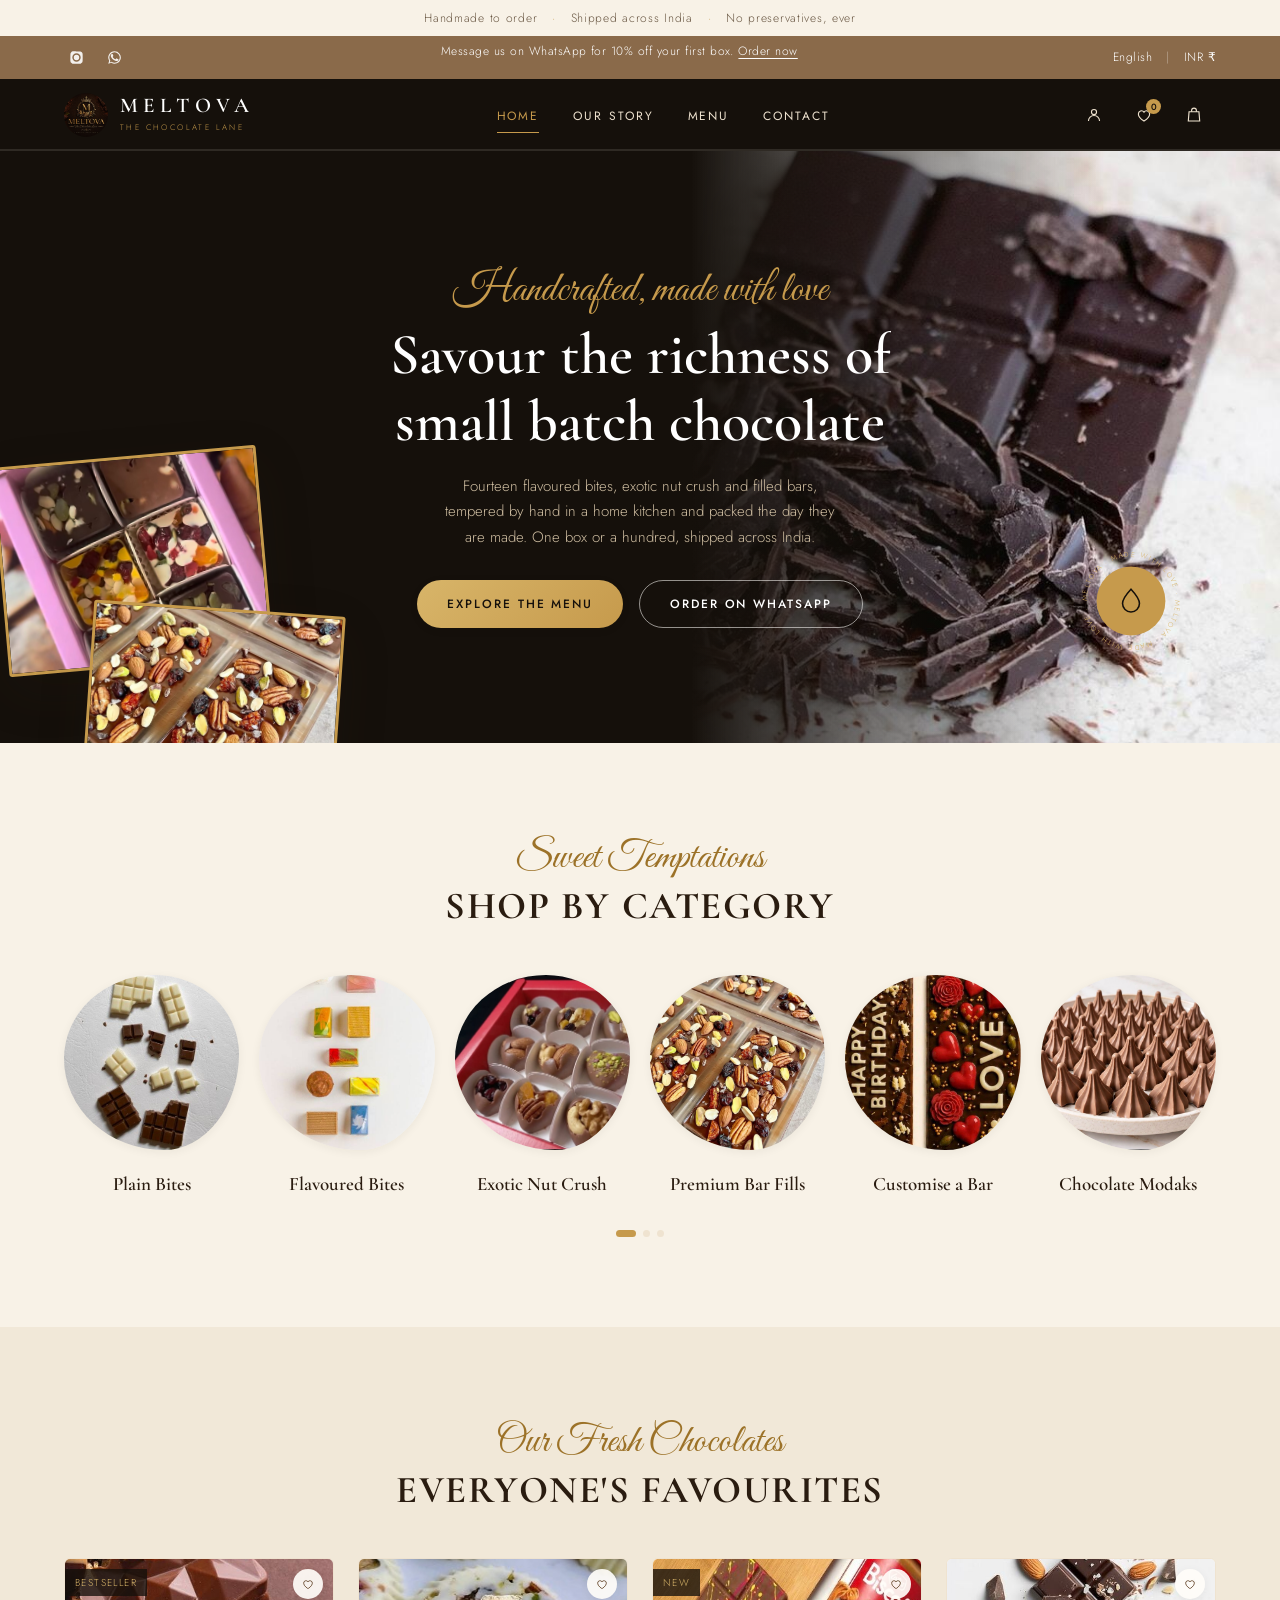
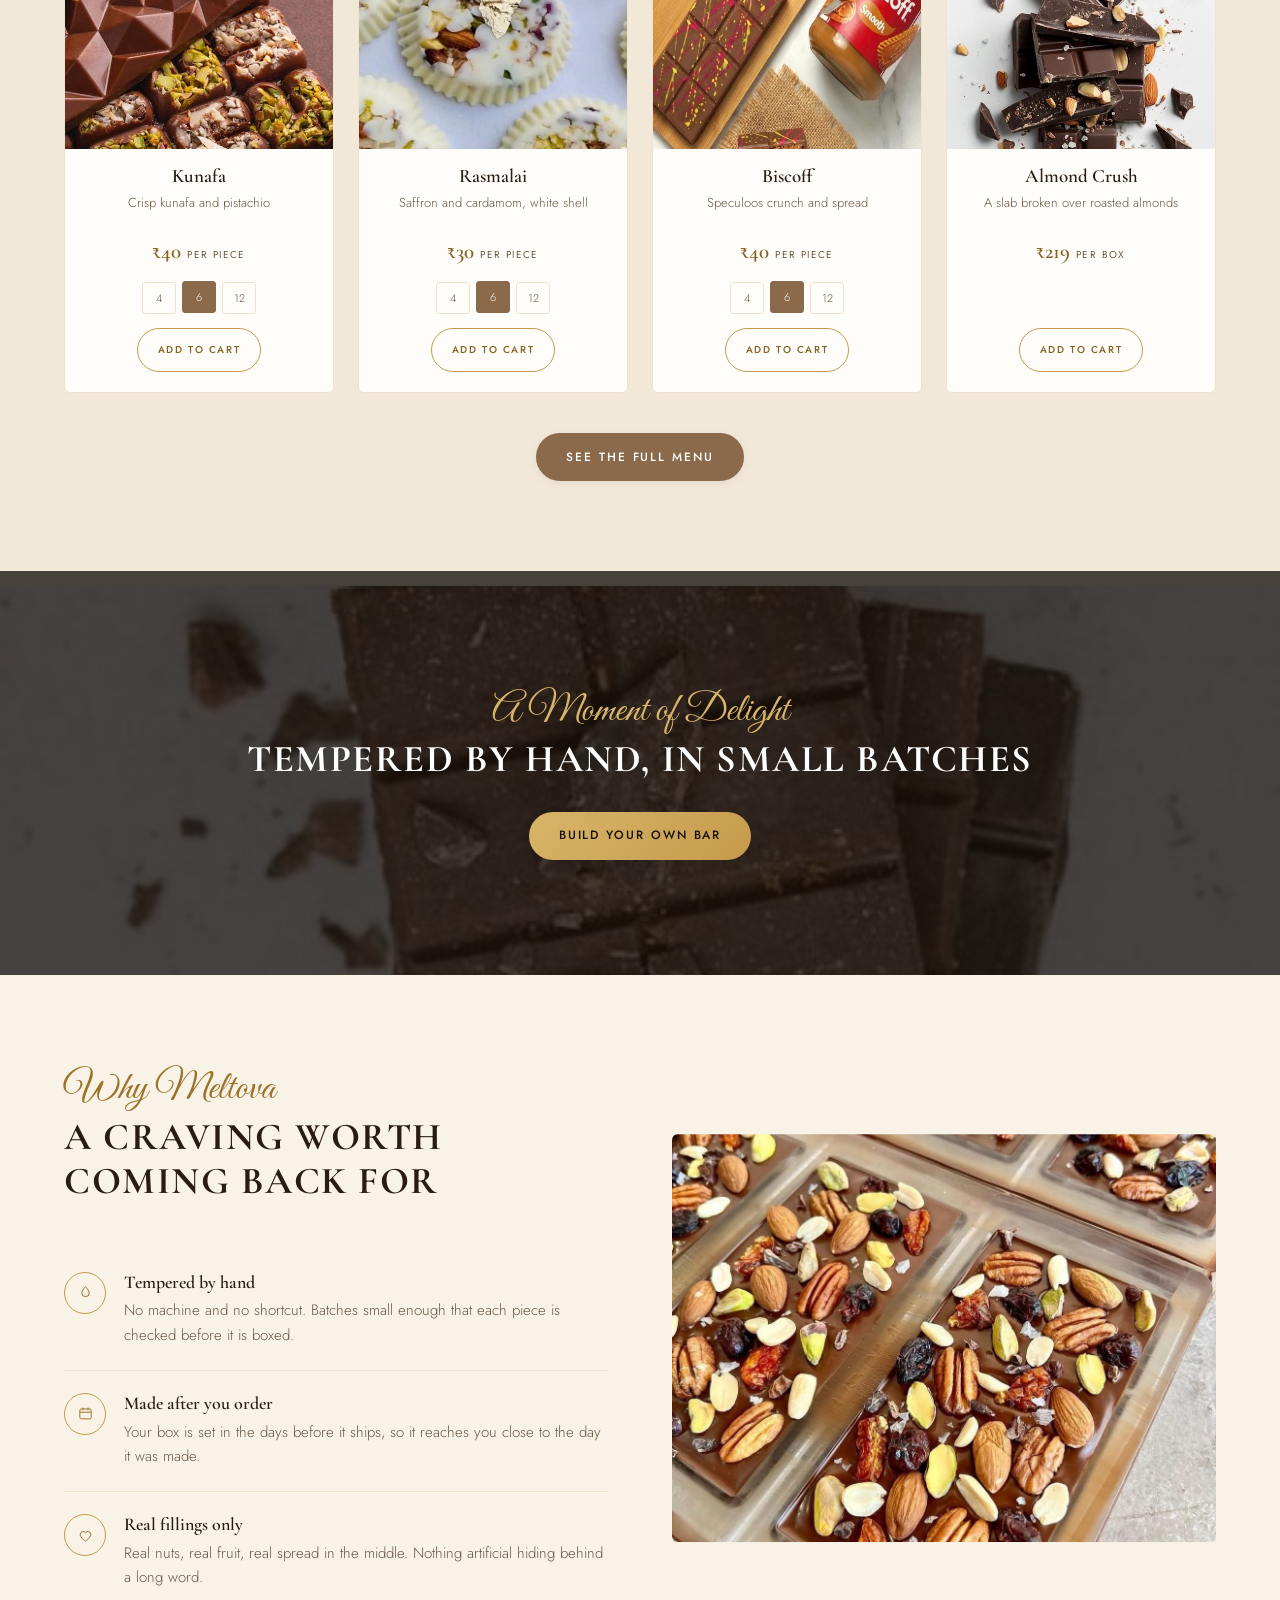
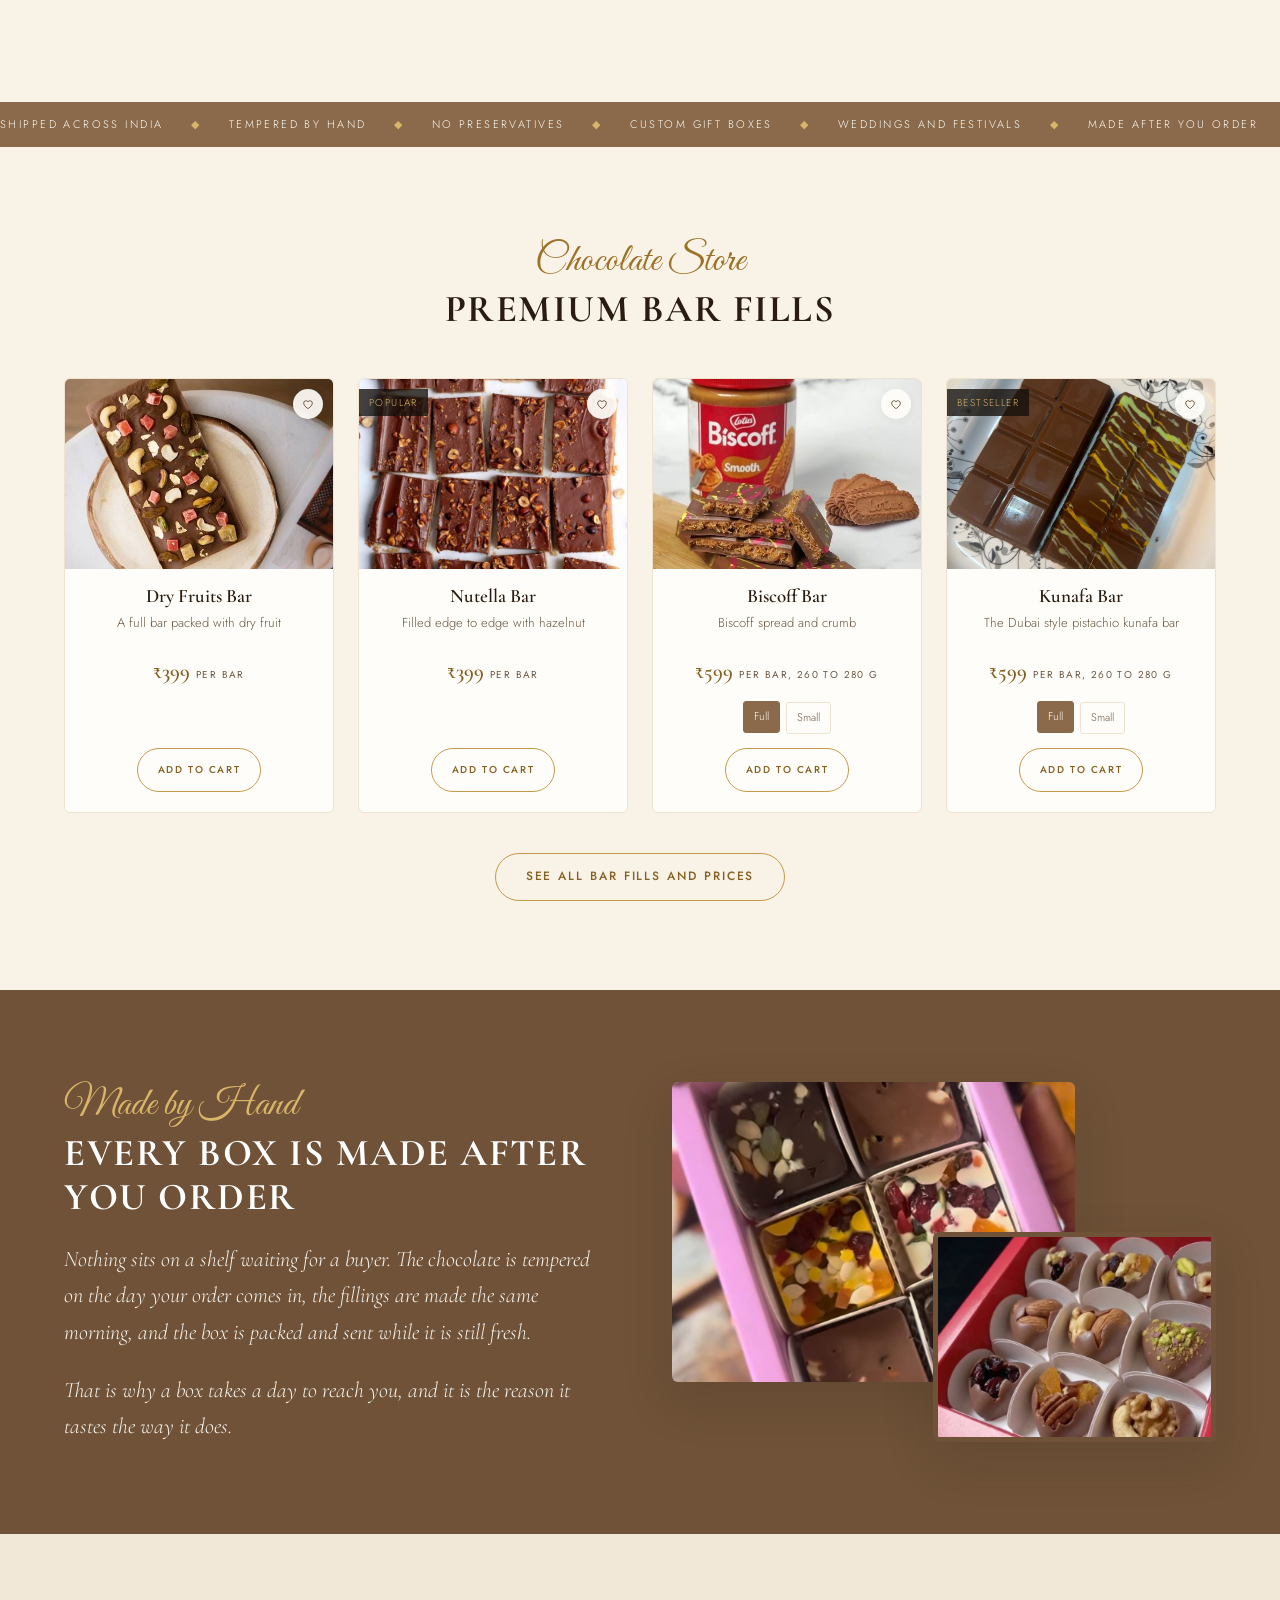
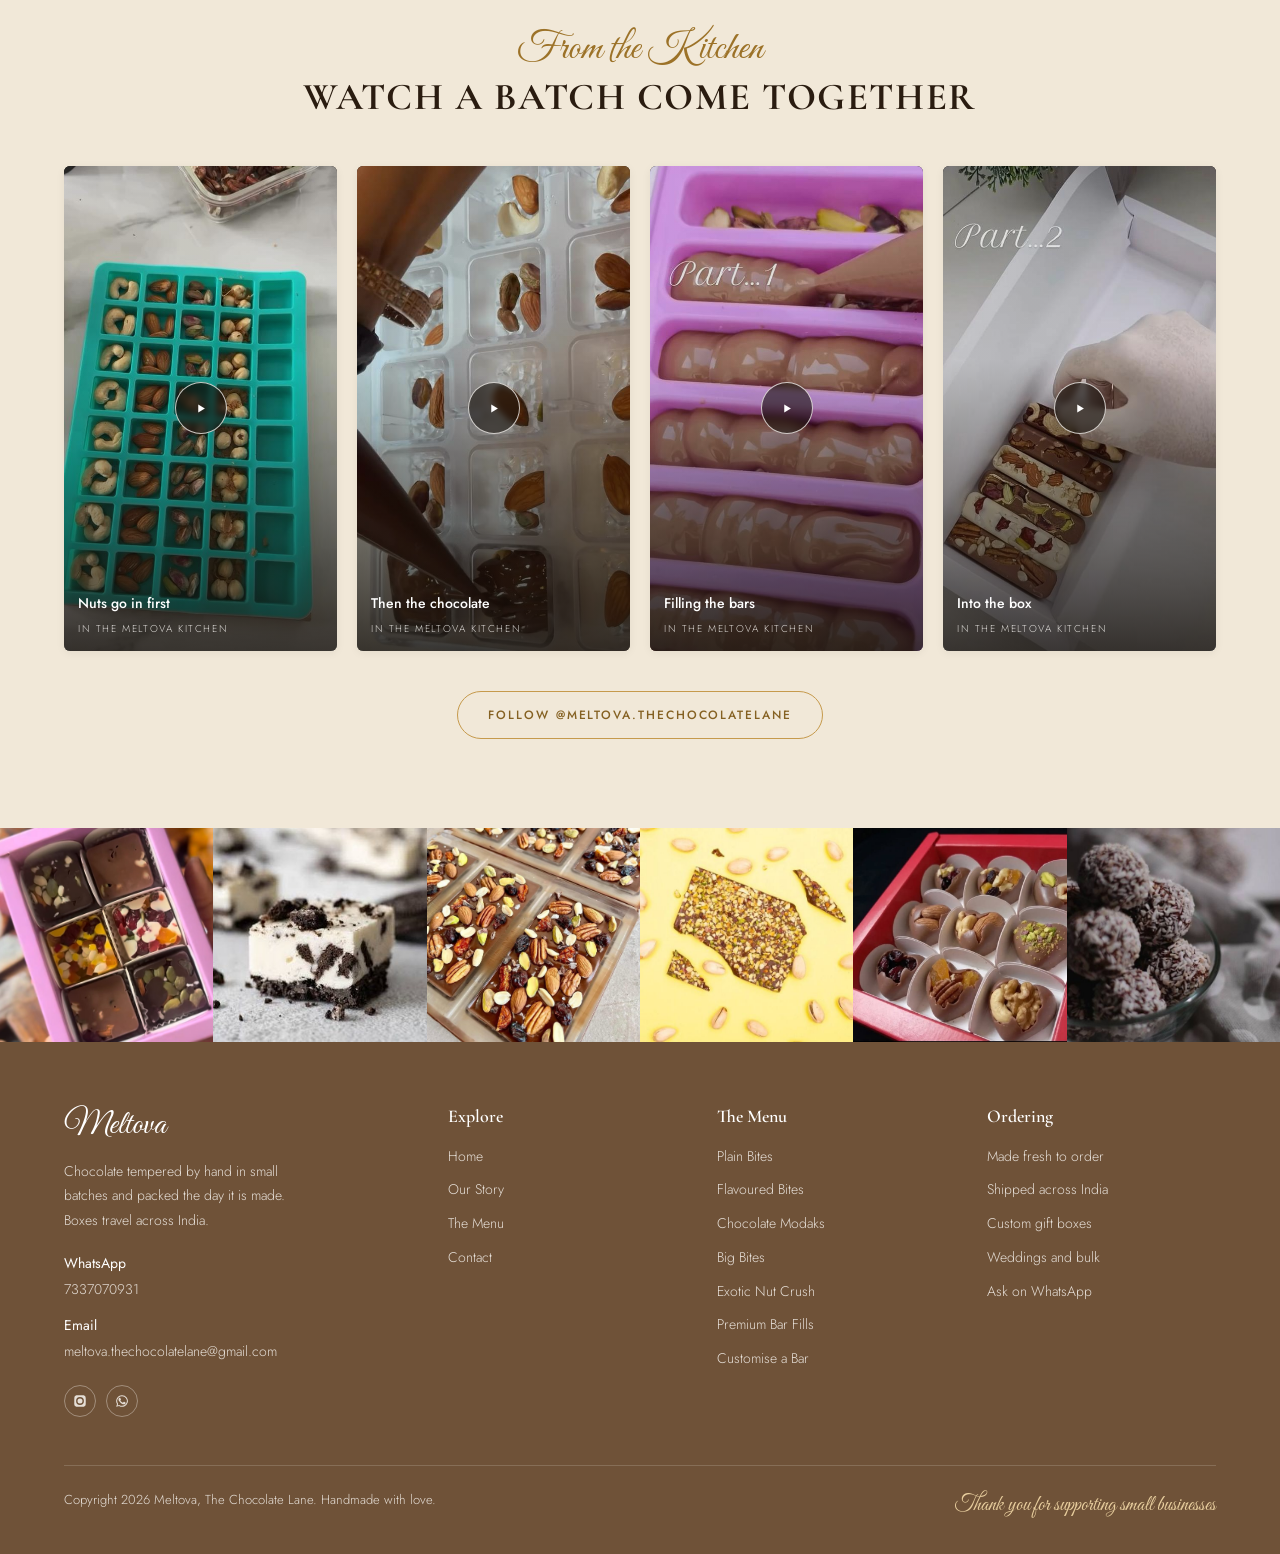
<file: index.html>
<!DOCTYPE html>
<html lang="en">
<head>
<meta charset="utf-8">
<meta name="viewport" content="width=device-width, initial-scale=1">
<title>Meltova, The Chocolate Lane | Handmade Chocolate, Shipped Across India</title>
<meta name="description" content="Handmade chocolate bites, exotic nut crush and filled bars, tempered by hand in small batches and shipped across India. Order on WhatsApp.">
<link rel="icon" type="image/png" href="assets/img/favicon.png">
<link rel="apple-touch-icon" href="assets/img/favicon.png">
<meta name="theme-color" content="#15100b">

<link rel="canonical" href="https://meltova.in/index.html">

<!-- Link previews, which is what a customer sees when this address is pasted
     into WhatsApp or Instagram. Both tags need the full address, starting with
     https, or the preview image does not load. TODO owner: if the site later
     moves to its own web address, change SITE_URL in gen_chrome.py and rebuild. -->
<meta property="og:type" content="website">
<meta property="og:site_name" content="Meltova, The Chocolate Lane">
<meta property="og:title" content="Meltova, The Chocolate Lane | Handmade Chocolate, Shipped Across India">
<meta property="og:description" content="Handmade chocolate bites, exotic nut crush and filled bars, tempered by hand in small batches and shipped across India. Order on WhatsApp.">
<meta property="og:url" content="https://meltova.in/index.html">
<meta property="og:image" content="https://meltova.in/assets/img/og-image.jpg">
<meta property="og:image:alt" content="Handmade Meltova chocolates in a gift box">
<meta name="twitter:card" content="summary_large_image">
<meta name="twitter:title" content="Meltova, The Chocolate Lane | Handmade Chocolate, Shipped Across India">
<meta name="twitter:description" content="Handmade chocolate bites, exotic nut crush and filled bars, tempered by hand in small batches and shipped across India. Order on WhatsApp.">
<meta name="twitter:image" content="https://meltova.in/assets/img/og-image.jpg">

<script>document.documentElement.className += " js";</script>

<link rel="preconnect" href="https://fonts.googleapis.com">
<link rel="preconnect" href="https://fonts.gstatic.com" crossorigin>
<link href="https://fonts.googleapis.com/css2?family=Cormorant+Garamond:wght@500;600;700&amp;family=Great+Vibes&amp;family=Jost:wght@300;400;500&amp;display=swap" rel="stylesheet">
<link rel="stylesheet" href="css/styles.css">
<script src="js/main.js" defer></script>
</head>
<body>
<a class="skip-link" href="#main">Skip to content</a>
<!-- Announcement bar -->
<div class="announce">
  Handmade to order <span class="dot" aria-hidden="true">&#183;</span> Shipped across India <span class="dot" aria-hidden="true">&#183;</span> No preservatives, ever
</div>

<!-- Utility bar -->
<div class="utility">
  <div class="shell">
    <div class="utility__social"><a href="https://www.instagram.com/meltova.thechocolatelane" target="_blank" rel="noopener" aria-label="Meltova on Instagram"><svg viewBox="0 0 24 24" aria-hidden="true"><path d="M12 2.2c3.2 0 3.6 0 4.9.07 1.2.06 1.8.25 2.2.42.6.22 1 .48 1.4.9.4.4.68.8.9 1.4.17.4.36 1 .42 2.2.07 1.3.07 1.7.07 4.9s0 3.6-.07 4.9c-.06 1.2-.25 1.8-.42 2.2a3.8 3.8 0 0 1-.9 1.4c-.4.4-.8.68-1.4.9-.4.17-1 .36-2.2.42-1.3.07-1.7.07-4.9.07s-3.6 0-4.9-.07c-1.2-.06-1.8-.25-2.2-.42a3.8 3.8 0 0 1-1.4-.9 3.8 3.8 0 0 1-.9-1.4c-.17-.4-.36-1-.42-2.2C2.2 15.6 2.2 15.2 2.2 12s0-3.6.08-4.9c.06-1.2.25-1.8.42-2.2.22-.6.5-1 .9-1.4.4-.42.8-.68 1.4-.9.4-.17 1-.36 2.2-.42C8.4 2.2 8.8 2.2 12 2.2Zm0 3.1A6.7 6.7 0 1 0 18.7 12 6.7 6.7 0 0 0 12 5.3Zm0 11A4.3 4.3 0 1 1 16.3 12 4.3 4.3 0 0 1 12 16.3Zm6.9-11.3a1.6 1.6 0 1 1-1.6-1.6 1.6 1.6 0 0 1 1.6 1.6Z"/></svg></a><a href="https://wa.me/917337070931?text=Hi%20Meltova%2C%20I%27d%20like%20to%20order" target="_blank" rel="noopener" aria-label="Meltova on WhatsApp"><svg viewBox="0 0 24 24" aria-hidden="true"><path d="M17.5 14.4c-.3-.15-1.75-.86-2.02-.96-.27-.1-.47-.15-.67.15-.2.3-.77.96-.94 1.16-.17.2-.35.22-.65.07-.3-.15-1.25-.46-2.38-1.47a8.9 8.9 0 0 1-1.64-2.04c-.17-.3-.02-.46.13-.61.13-.14.3-.35.45-.53.15-.18.2-.3.3-.5.1-.2.05-.38-.02-.53-.08-.15-.67-1.61-.92-2.2-.24-.58-.49-.5-.67-.51h-.57c-.2 0-.53.07-.8.37-.28.3-1.05 1.02-1.05 2.5s1.08 2.9 1.23 3.1c.15.2 2.12 3.23 5.13 4.53.72.31 1.28.5 1.71.63.72.23 1.37.2 1.89.12.58-.09 1.77-.72 2.02-1.42.25-.7.25-1.3.17-1.42-.07-.13-.27-.2-.57-.35ZM12 2a10 10 0 0 0-8.5 15.2L2 22l4.93-1.46A10 10 0 1 0 12 2Zm0 18.3a8.28 8.28 0 0 1-4.22-1.16l-.3-.18-3 .89.9-2.93-.2-.3A8.3 8.3 0 1 1 12 20.3Z"/></svg></a></div>
    <p class="utility__note">Message us on WhatsApp for 10% off your first box. <a href="https://wa.me/917337070931?text=Hi%20Meltova%2C%20I%27d%20like%20to%20order" target="_blank" rel="noopener">Order now</a></p>
    <div class="utility__meta"><span>English</span><span class="sep" aria-hidden="true">|</span><span>INR &#8377;</span></div>
  </div>
</div>

<!-- Header -->
<header class="site-header">
  <div class="shell">
    <a class="brand" href="index.html">
      <img src="assets/img/meltova-logo.jpg" alt="Meltova, The Chocolate Lane" width="539" height="540" class="brand__mark" decoding="async">
      <span>
        <span class="brand__name">MELTOVA</span>
        <span class="brand__sub">The Chocolate Lane</span>
      </span>
    </a>

    <nav class="mainnav" aria-label="Main">
      <ul><li><a href="index.html" aria-current="page">Home</a></li><li><a href="story.html">Our Story</a></li><li><a href="menu.html">Menu</a></li><li><a href="contact.html">Contact</a></li></ul>
    </nav>

    <div class="header-icons">
      <button type="button" class="icon-btn icon-btn--account" data-soon aria-label="Account, coming soon"><svg viewBox="0 0 24 24" aria-hidden="true"><circle cx="12" cy="8" r="3.4"/><path d="M4.6 20a7.4 7.4 0 0 1 14.8 0"/></svg></button>
      <button type="button" class="icon-btn icon-btn--wish" data-wish-open aria-label="Your saved list"><svg viewBox="0 0 24 24" aria-hidden="true"><path d="M12 20s-7.5-4.6-7.5-9.4A4.1 4.1 0 0 1 12 8.2a4.1 4.1 0 0 1 7.5 2.4C19.5 15.4 12 20 12 20Z"/></svg><span class="icon-btn__badge" data-wish-count>0</span></button>
      <a class="icon-btn icon-btn--cart" href="cart.html" aria-label="Your box, empty"><svg viewBox="0 0 24 24" aria-hidden="true"><path d="M5.4 7.6h13.2L19.6 20H4.4Z"/><path d="M8.8 7.6V6a3.2 3.2 0 0 1 6.4 0v1.6"/></svg><span class="icon-btn__badge" data-cart-count>0</span></a>
    </div>

    <button class="hamburger" type="button" aria-expanded="false" aria-controls="mobilenav" aria-label="Menu">
      <span></span><span></span><span></span>
    </button>
  </div>
  <nav class="mobilenav" id="mobilenav" aria-label="Mobile"><a href="index.html" aria-current="page">Home</a><a href="story.html">Our Story</a><a href="menu.html">Menu</a><a href="contact.html">Contact</a></nav>
  <div class="scroll-progress" aria-hidden="true"><i></i></div>
</header>
<main id="main">

<!-- Hero -->
<section class="hero" aria-label="Meltova, handmade chocolate">
  <div class="hero__photo"><img src="assets/img/hero-right.jpg" alt="Dark chocolate broken into shards" width="640" height="760" decoding="async" data-parallax="0.05"></div>
  <div class="hero__frames" aria-hidden="true">
    <img src="assets/img/real-giftbox.jpg" alt="" width="1050" height="1400" class="hero__frame-a" decoding="async">
    <img src="assets/img/real-bars.jpg" alt="" width="1121" height="1400" class="hero__frame-b" decoding="async">
  </div>
  <div class="shell">
    <div class="hero__inner">
      <span class="hero__eyebrow">Handcrafted, made with love</span>
      <h1>Savour the richness of small batch chocolate</h1>
      <p>Fourteen flavoured bites, exotic nut crush and filled bars, tempered by hand in a home kitchen and packed the day they are made. One box or a hundred, shipped across India.</p>
      <div class="btn-row">
        <a class="btn btn--gold" href="menu.html">Explore the menu</a>
        <a class="btn btn--ghost-dark" href="https://wa.me/917337070931?text=Hi%20Meltova%2C%20I%27d%20like%20to%20order" target="_blank" rel="noopener">Order on WhatsApp</a>
      </div>
    </div>
  </div>
  <div class="hero__badge" aria-hidden="true">
    <svg viewBox="0 0 120 120">
      <defs>
        <path id="badge-ring" d="M60,60 m-45,0 a45,45 0 1,1 90,0 a45,45 0 1,1 -90,0"></path>
      </defs>
      <circle class="core" cx="60" cy="60" r="35"></circle>
      <g class="ring">
        <text><textPath href="#badge-ring" startOffset="0">MELTOVA &#183; MADE WITH LOVE &#183; MELTOVA &#183; MADE WITH LOVE &#183; </textPath></text>
      </g>
      <path class="drop" d="M60 48s8.6 9.2 8.6 14.6a8.6 8.6 0 0 1-17.2 0C51.4 57.2 60 48 60 48Z"></path>
    </svg>
  </div>
</section>

<!-- Shop by category -->
<section class="section" aria-labelledby="cats-h">
  <div class="shell">
    <div class="head reveal">
      <span class="head__script">Sweet Temptations</span>
      <h2 class="head__title" id="cats-h">Shop by Category</h2>
    </div>
    <div class="cats" data-stagger>
      <a class="cat" href="menu.html#plain-bites">
        <span class="cat__blob"><img src="assets/img/cat-plain.jpg" alt="Plain dark, milk and white chocolate bites" width="460" height="520" loading="lazy" decoding="async"></span>
        <span class="cat__name">Plain Bites</span>
      </a>
      <a class="cat" href="menu.html#flavoured-bites">
        <span class="cat__blob"><img src="assets/img/cat-flavoured.jpg" alt="Assorted flavoured chocolate bites" width="460" height="520" loading="lazy" decoding="async"></span>
        <span class="cat__name">Flavoured Bites</span>
      </a>
      <a class="cat" href="menu.html#nut-crush">
        <span class="cat__blob"><img src="assets/img/real-nutbox.jpg" alt="A box of chocolates topped with cashew, almond, pistachio and walnut" width="720" height="714" loading="lazy" decoding="async"></span>
        <span class="cat__name">Exotic Nut Crush</span>
      </a>
      <a class="cat" href="menu.html#bar-fills">
        <span class="cat__blob"><img src="assets/img/real-bars.jpg" alt="Three loaded chocolate bars topped with nuts and dried fruit" width="1121" height="1400" loading="lazy" decoding="async"></span>
        <span class="cat__name">Premium Bar Fills</span>
      </a>
      <a class="cat" href="menu.html#customise">
        <span class="cat__blob"><img src="assets/img/cat-custom.jpg" alt="A custom Meltova bar decorated with hearts, roses and nuts, reading LOVE" width="640" height="640" loading="lazy" decoding="async"></span>
        <span class="cat__name">Customise a Bar</span>
      </a>
      <a class="cat" href="menu.html#modaks">
        <span class="cat__blob"><img src="assets/img/modak-milk.jpg" alt="A plate of milk chocolate Meltova modaks" width="1098" height="1100" loading="lazy" decoding="async"></span>
        <span class="cat__name">Chocolate Modaks</span>
      </a>
    </div>
    <div class="dots" aria-hidden="true"><i class="is-on"></i><i></i><i></i></div>
  </div>
</section>

<!-- Featured products -->
<section class="section section--cream2" aria-labelledby="fav-h">
  <div class="shell">
    <div class="head reveal">
      <span class="head__script">Our Fresh Chocolates</span>
      <h2 class="head__title" id="fav-h">Everyone&#39;s Favourites</h2>
    </div>
    <div class="grid-cards" data-stagger>
          <article class="card">
            <div class="card__media">
              <img src="assets/img/bite-kunafa.jpg" alt="Kunafa chocolate bites topped with pistachio" width="500" height="500" loading="lazy" decoding="async">
              <span class="card__tag">Bestseller</span>
              <button type="button" class="card__heart" data-wish="bite-kunafa" aria-pressed="false" aria-label="Save Kunafa to your list"><svg viewBox="0 0 24 24" aria-hidden="true"><path d="M12 20s-7.5-4.6-7.5-9.4A4.1 4.1 0 0 1 12 8.2a4.1 4.1 0 0 1 7.5 2.4C19.5 15.4 12 20 12 20Z"/></svg></button>
            </div>
            <div class="card__body">
              
              <h3 class="card__name">Kunafa</h3>
              <p class="card__desc">Crisp kunafa and pistachio</p>
              <p class="card__price">&#8377;40<span class="unit">per piece</span></p>
              <fieldset class="chips"><legend class="sr-only">Box size for Kunafa bites</legend><span class="chips__cap" aria-hidden="true">Box</span><input class="chip__input" type="radio" id="box-bite-kunafa-4" name="box-bite-kunafa" value="4"><label class="chip" for="box-bite-kunafa-4">4</label><input class="chip__input" type="radio" id="box-bite-kunafa-6" name="box-bite-kunafa" value="6" checked><label class="chip" for="box-bite-kunafa-6">6</label><input class="chip__input" type="radio" id="box-bite-kunafa-12" name="box-bite-kunafa" value="12"><label class="chip" for="box-bite-kunafa-12">12</label></fieldset>
              <div class="card__cta">
                <button type="button" class="btn btn--ghost-cream card__add"
                  data-id="bite-kunafa" data-name="Kunafa bites" data-price="40"
                  data-unit="per piece" data-img="bite-kunafa.jpg" data-box="1">
                  <span class="card__add-text">Add to cart</span>
                  <span class="card__add-done" aria-hidden="true"><svg viewBox="0 0 24 24" aria-hidden="true"><path d="m5 12.5 4.5 4.5L19 7.5" fill="none" stroke="currentColor" stroke-width="2.2" stroke-linecap="round" stroke-linejoin="round"/></svg> Added</span>
                </button>
                <a class="btn btn--ghost-cream card__wa" href="https://wa.me/917337070931?text=Hi%20Meltova%2C%20I%27d%20like%20to%20order%20the%20Kunafa%20bites" target="_blank" rel="noopener">Order on WhatsApp<span class="sr-only"> about Kunafa</span></a>
              </div>
            </div>
          </article>
          <article class="card">
            <div class="card__media">
              <img src="assets/img/bite-rasmalai.jpg" alt="White rasmalai chocolate bites topped with pistachio, nuts and gold leaf" width="288" height="477" loading="lazy" decoding="async">
              
              <button type="button" class="card__heart" data-wish="bite-rasmalai" aria-pressed="false" aria-label="Save Rasmalai to your list"><svg viewBox="0 0 24 24" aria-hidden="true"><path d="M12 20s-7.5-4.6-7.5-9.4A4.1 4.1 0 0 1 12 8.2a4.1 4.1 0 0 1 7.5 2.4C19.5 15.4 12 20 12 20Z"/></svg></button>
            </div>
            <div class="card__body">
              
              <h3 class="card__name">Rasmalai</h3>
              <p class="card__desc">Saffron and cardamom, white shell</p>
              <p class="card__price">&#8377;30<span class="unit">per piece</span></p>
              <fieldset class="chips"><legend class="sr-only">Box size for Rasmalai bites</legend><span class="chips__cap" aria-hidden="true">Box</span><input class="chip__input" type="radio" id="box-bite-rasmalai-4" name="box-bite-rasmalai" value="4"><label class="chip" for="box-bite-rasmalai-4">4</label><input class="chip__input" type="radio" id="box-bite-rasmalai-6" name="box-bite-rasmalai" value="6" checked><label class="chip" for="box-bite-rasmalai-6">6</label><input class="chip__input" type="radio" id="box-bite-rasmalai-12" name="box-bite-rasmalai" value="12"><label class="chip" for="box-bite-rasmalai-12">12</label></fieldset>
              <div class="card__cta">
                <button type="button" class="btn btn--ghost-cream card__add"
                  data-id="bite-rasmalai" data-name="Rasmalai bites" data-price="30"
                  data-unit="per piece" data-img="bite-rasmalai.jpg" data-box="1">
                  <span class="card__add-text">Add to cart</span>
                  <span class="card__add-done" aria-hidden="true"><svg viewBox="0 0 24 24" aria-hidden="true"><path d="m5 12.5 4.5 4.5L19 7.5" fill="none" stroke="currentColor" stroke-width="2.2" stroke-linecap="round" stroke-linejoin="round"/></svg> Added</span>
                </button>
                <a class="btn btn--ghost-cream card__wa" href="https://wa.me/917337070931?text=Hi%20Meltova%2C%20I%27d%20like%20to%20order%20the%20Rasmalai%20bites" target="_blank" rel="noopener">Order on WhatsApp<span class="sr-only"> about Rasmalai</span></a>
              </div>
            </div>
          </article>
          <article class="card">
            <div class="card__media">
              <img src="assets/img/bite-biscoff.jpg" alt="Biscoff chocolate bites on a dark plate" width="389" height="611" loading="lazy" decoding="async">
              <span class="card__tag">New</span>
              <button type="button" class="card__heart" data-wish="bite-biscoff" aria-pressed="false" aria-label="Save Biscoff to your list"><svg viewBox="0 0 24 24" aria-hidden="true"><path d="M12 20s-7.5-4.6-7.5-9.4A4.1 4.1 0 0 1 12 8.2a4.1 4.1 0 0 1 7.5 2.4C19.5 15.4 12 20 12 20Z"/></svg></button>
            </div>
            <div class="card__body">
              
              <h3 class="card__name">Biscoff</h3>
              <p class="card__desc">Speculoos crunch and spread</p>
              <p class="card__price">&#8377;40<span class="unit">per piece</span></p>
              <fieldset class="chips"><legend class="sr-only">Box size for Biscoff bites</legend><span class="chips__cap" aria-hidden="true">Box</span><input class="chip__input" type="radio" id="box-bite-biscoff-4" name="box-bite-biscoff" value="4"><label class="chip" for="box-bite-biscoff-4">4</label><input class="chip__input" type="radio" id="box-bite-biscoff-6" name="box-bite-biscoff" value="6" checked><label class="chip" for="box-bite-biscoff-6">6</label><input class="chip__input" type="radio" id="box-bite-biscoff-12" name="box-bite-biscoff" value="12"><label class="chip" for="box-bite-biscoff-12">12</label></fieldset>
              <div class="card__cta">
                <button type="button" class="btn btn--ghost-cream card__add"
                  data-id="bite-biscoff" data-name="Biscoff bites" data-price="40"
                  data-unit="per piece" data-img="bite-biscoff.jpg" data-box="1">
                  <span class="card__add-text">Add to cart</span>
                  <span class="card__add-done" aria-hidden="true"><svg viewBox="0 0 24 24" aria-hidden="true"><path d="m5 12.5 4.5 4.5L19 7.5" fill="none" stroke="currentColor" stroke-width="2.2" stroke-linecap="round" stroke-linejoin="round"/></svg> Added</span>
                </button>
                <a class="btn btn--ghost-cream card__wa" href="https://wa.me/917337070931?text=Hi%20Meltova%2C%20I%27d%20like%20to%20order%20the%20Biscoff%20bites" target="_blank" rel="noopener">Order on WhatsApp<span class="sr-only"> about Biscoff</span></a>
              </div>
            </div>
          </article>
          <article class="card">
            <div class="card__media">
              <img src="assets/img/nut-almond.jpg" alt="Almond crush chocolate broken into pieces" width="500" height="500" loading="lazy" decoding="async">
              
              <button type="button" class="card__heart" data-wish="nut-almond" aria-pressed="false" aria-label="Save Almond Crush to your list"><svg viewBox="0 0 24 24" aria-hidden="true"><path d="M12 20s-7.5-4.6-7.5-9.4A4.1 4.1 0 0 1 12 8.2a4.1 4.1 0 0 1 7.5 2.4C19.5 15.4 12 20 12 20Z"/></svg></button>
            </div>
            <div class="card__body">
              
              <h3 class="card__name">Almond Crush</h3>
              <p class="card__desc">A slab broken over roasted almonds</p>
              <p class="card__price">&#8377;219<span class="unit">per box</span></p>
              
              <div class="card__cta">
                <button type="button" class="btn btn--ghost-cream card__add"
                  data-id="nut-almond" data-name="Almond Crush" data-price="219"
                  data-unit="per box" data-img="nut-almond.jpg">
                  <span class="card__add-text">Add to cart</span>
                  <span class="card__add-done" aria-hidden="true"><svg viewBox="0 0 24 24" aria-hidden="true"><path d="m5 12.5 4.5 4.5L19 7.5" fill="none" stroke="currentColor" stroke-width="2.2" stroke-linecap="round" stroke-linejoin="round"/></svg> Added</span>
                </button>
                <a class="btn btn--ghost-cream card__wa" href="https://wa.me/917337070931?text=Hi%20Meltova%2C%20I%27d%20like%20to%20order%20the%20Almond%20Crush" target="_blank" rel="noopener">Order on WhatsApp<span class="sr-only"> about Almond Crush</span></a>
              </div>
            </div>
          </article>
    </div>
    <div class="btn-row" style="margin-top:40px"><a class="btn btn--brown" href="menu.html">See the full menu</a></div>
  </div>
</section>

<!-- Full bleed band -->
<section class="band reveal" aria-labelledby="band-h">
  <div class="band__bg" data-parallax="0.09" style="background-image:url('assets/img/plain-dark.jpg')"></div>
  <div class="shell">
    <span class="head__script">A Moment of Delight</span>
    <h2 class="head__title" id="band-h">Tempered by hand, in small batches</h2>
    <div class="btn-row"><a class="btn btn--gold" href="menu.html#customise">Build your own bar</a></div>
  </div>
</section>

<!-- Why Meltova -->
<section class="section" aria-labelledby="why-h">
  <div class="shell">
    <div class="split">
      <div class="split__body reveal">
        <div class="head head--left">
          <span class="head__script">Why Meltova</span>
          <h2 class="head__title" id="why-h">A craving worth coming back for</h2>
        </div>
        <div class="feature-row">
          <span class="ico" aria-hidden="true"><svg viewBox="0 0 24 24" aria-hidden="true"><path d="M12 3.6s5.2 5.6 5.2 9.1a5.2 5.2 0 0 1-10.4 0C6.8 9.2 12 3.6 12 3.6Z"/></svg></span>
          <div><h3>Tempered by hand</h3><p>No machine and no shortcut. Batches small enough that each piece is checked before it is boxed.</p></div>
        </div>
        <div class="feature-row">
          <span class="ico" aria-hidden="true"><svg viewBox="0 0 24 24" aria-hidden="true"><rect x="4" y="5.6" width="16" height="14" rx="2"/><path d="M4 10.2h16M8.5 3.6v4M15.5 3.6v4"/></svg></span>
          <div><h3>Made after you order</h3><p>Your box is set in the days before it ships, so it reaches you close to the day it was made.</p></div>
        </div>
        <div class="feature-row">
          <span class="ico" aria-hidden="true"><svg viewBox="0 0 24 24" aria-hidden="true"><path d="M12 20s-7.5-4.6-7.5-9.4A4.1 4.1 0 0 1 12 8.2a4.1 4.1 0 0 1 7.5 2.4C19.5 15.4 12 20 12 20Z"/></svg></span>
          <div><h3>Real fillings only</h3><p>Real nuts, real fruit, real spread in the middle. Nothing artificial hiding behind a long word.</p></div>
        </div>
      </div>
      <div class="split__media reveal"><img src="assets/img/real-bars.jpg" alt="Three Meltova bars loaded with nuts and dried fruit" width="1121" height="1400" loading="lazy" decoding="async"></div>
    </div>
  </div>
</section>

<!-- Trust marquee -->
<div class="marquee" aria-hidden="true">
  <div class="marquee__track">
    <span> Shipped across India <span class="dia" aria-hidden="true">&#9670;</span> Tempered by hand <span class="dia" aria-hidden="true">&#9670;</span> No preservatives <span class="dia" aria-hidden="true">&#9670;</span> Custom gift boxes <span class="dia" aria-hidden="true">&#9670;</span> Weddings and festivals <span class="dia" aria-hidden="true">&#9670;</span> Made after you order <span class="dia" aria-hidden="true">&#9670;</span> Mix any flavours <span class="dia" aria-hidden="true">&#9670;</span> Shipped across India <span class="dia" aria-hidden="true">&#9670;</span> Tempered by hand <span class="dia" aria-hidden="true">&#9670;</span> No preservatives <span class="dia" aria-hidden="true">&#9670;</span> Custom gift boxes <span class="dia" aria-hidden="true">&#9670;</span> Weddings and festivals <span class="dia" aria-hidden="true">&#9670;</span> Made after you order <span class="dia" aria-hidden="true">&#9670;</span> Mix any flavours <span class="dia">&#9670;</span></span>
  </div>
</div>

<!-- Premium bar fills -->
<section class="section" aria-labelledby="bars-h">
  <div class="shell">
    <div class="head reveal">
      <span class="head__script">Chocolate Store</span>
      <h2 class="head__title" id="bars-h">Premium Bar Fills</h2>
    </div>
    <div class="grid-cards" data-stagger>
          <article class="card">
            <div class="card__media">
              <img src="assets/img/bar-dryfruits.jpg" alt="A dry fruit chocolate bar on a plate" width="500" height="500" loading="lazy" decoding="async">
              
              <button type="button" class="card__heart" data-wish="bar-dryfruits" aria-pressed="false" aria-label="Save Dry Fruits Bar to your list"><svg viewBox="0 0 24 24" aria-hidden="true"><path d="M12 20s-7.5-4.6-7.5-9.4A4.1 4.1 0 0 1 12 8.2a4.1 4.1 0 0 1 7.5 2.4C19.5 15.4 12 20 12 20Z"/></svg></button>
            </div>
            <div class="card__body">
              
              <h3 class="card__name">Dry Fruits Bar</h3>
              <p class="card__desc">A full bar packed with dry fruit</p>
              <p class="card__price">&#8377;399<span class="unit">per bar</span></p>
              
              <div class="card__cta">
                <button type="button" class="btn btn--ghost-cream card__add"
                  data-id="bar-dryfruits" data-name="Dry Fruits bar" data-price="399"
                  data-unit="per bar" data-img="bar-dryfruits.jpg">
                  <span class="card__add-text">Add to cart</span>
                  <span class="card__add-done" aria-hidden="true"><svg viewBox="0 0 24 24" aria-hidden="true"><path d="m5 12.5 4.5 4.5L19 7.5" fill="none" stroke="currentColor" stroke-width="2.2" stroke-linecap="round" stroke-linejoin="round"/></svg> Added</span>
                </button>
                <a class="btn btn--ghost-cream card__wa" href="https://wa.me/917337070931?text=Hi%20Meltova%2C%20I%27d%20like%20to%20order%20the%20Dry%20Fruits%20bar" target="_blank" rel="noopener">Order on WhatsApp<span class="sr-only"> about Dry Fruits Bar</span></a>
              </div>
            </div>
          </article>
          <article class="card">
            <div class="card__media">
              <img src="assets/img/bar-nutella.jpg" alt="Stacked hazelnut filled chocolate bars" width="666" height="1000" loading="lazy" decoding="async">
              <span class="card__tag">Popular</span>
              <button type="button" class="card__heart" data-wish="bar-nutella" aria-pressed="false" aria-label="Save Nutella Bar to your list"><svg viewBox="0 0 24 24" aria-hidden="true"><path d="M12 20s-7.5-4.6-7.5-9.4A4.1 4.1 0 0 1 12 8.2a4.1 4.1 0 0 1 7.5 2.4C19.5 15.4 12 20 12 20Z"/></svg></button>
            </div>
            <div class="card__body">
              
              <h3 class="card__name">Nutella Bar</h3>
              <p class="card__desc">Filled edge to edge with hazelnut</p>
              <p class="card__price">&#8377;399<span class="unit">per bar</span></p>
              
              <div class="card__cta">
                <button type="button" class="btn btn--ghost-cream card__add"
                  data-id="bar-nutella" data-name="Nutella bar" data-price="399"
                  data-unit="per bar" data-img="bar-nutella.jpg">
                  <span class="card__add-text">Add to cart</span>
                  <span class="card__add-done" aria-hidden="true"><svg viewBox="0 0 24 24" aria-hidden="true"><path d="m5 12.5 4.5 4.5L19 7.5" fill="none" stroke="currentColor" stroke-width="2.2" stroke-linecap="round" stroke-linejoin="round"/></svg> Added</span>
                </button>
                <a class="btn btn--ghost-cream card__wa" href="https://wa.me/917337070931?text=Hi%20Meltova%2C%20I%27d%20like%20to%20order%20the%20Nutella%20bar" target="_blank" rel="noopener">Order on WhatsApp<span class="sr-only"> about Nutella Bar</span></a>
              </div>
            </div>
          </article>
          <article class="card">
            <div class="card__media">
              <img src="assets/img/bar-biscoff.jpg" alt="A Biscoff chocolate bar cut to show the layers, beside a jar of Biscoff spread" width="496" height="608" loading="lazy" decoding="async">
              
              <button type="button" class="card__heart" data-wish="bar-biscoff" aria-pressed="false" aria-label="Save Biscoff Bar to your list"><svg viewBox="0 0 24 24" aria-hidden="true"><path d="M12 20s-7.5-4.6-7.5-9.4A4.1 4.1 0 0 1 12 8.2a4.1 4.1 0 0 1 7.5 2.4C19.5 15.4 12 20 12 20Z"/></svg></button>
            </div>
            <div class="card__body">
              
              <h3 class="card__name">Biscoff Bar</h3>
              <p class="card__desc">Biscoff spread and crumb</p>
              <p class="card__price">&#8377;599<span class="unit">per bar, 260 to 280 g</span></p>
              <fieldset class="chips chips--size"><legend class="sr-only">Size of the Biscoff bar</legend><span class="chips__cap" aria-hidden="true">Size</span><input class="chip__input" type="radio" id="size-bar-biscoff-full" name="size-bar-biscoff" value="full" data-id="bar-biscoff" data-name="Biscoff bar" data-price="599" data-unit="per bar, 260 to 280 g" checked><label class="chip" for="size-bar-biscoff-full">Full</label><input class="chip__input" type="radio" id="size-bar-biscoff-small" name="size-bar-biscoff" value="small" data-id="bar-biscoff-small" data-name="Small Biscoff bar" data-price="269" data-unit="per small bar"><label class="chip" for="size-bar-biscoff-small">Small</label></fieldset>
              <div class="card__cta">
                <button type="button" class="btn btn--ghost-cream card__add"
                  data-id="bar-biscoff" data-name="Biscoff bar" data-price="599"
                  data-unit="per bar" data-img="bar-biscoff.jpg">
                  <span class="card__add-text">Add to cart</span>
                  <span class="card__add-done" aria-hidden="true"><svg viewBox="0 0 24 24" aria-hidden="true"><path d="m5 12.5 4.5 4.5L19 7.5" fill="none" stroke="currentColor" stroke-width="2.2" stroke-linecap="round" stroke-linejoin="round"/></svg> Added</span>
                </button>
                <a class="btn btn--ghost-cream card__wa" href="https://wa.me/917337070931?text=Hi%20Meltova%2C%20I%27d%20like%20to%20order%20the%20Biscoff%20bar" target="_blank" rel="noopener">Order on WhatsApp<span class="sr-only"> about Biscoff Bar</span></a>
              </div>
            </div>
          </article>
          <article class="card">
            <div class="card__media">
              <img src="assets/img/bar-kunafa.jpg" alt="A sliced kunafa bar with pistachio filling" width="825" height="1100" loading="lazy" decoding="async">
              <span class="card__tag">Bestseller</span>
              <button type="button" class="card__heart" data-wish="bar-kunafa" aria-pressed="false" aria-label="Save Kunafa Bar to your list"><svg viewBox="0 0 24 24" aria-hidden="true"><path d="M12 20s-7.5-4.6-7.5-9.4A4.1 4.1 0 0 1 12 8.2a4.1 4.1 0 0 1 7.5 2.4C19.5 15.4 12 20 12 20Z"/></svg></button>
            </div>
            <div class="card__body">
              
              <h3 class="card__name">Kunafa Bar</h3>
              <p class="card__desc">The Dubai style pistachio kunafa bar</p>
              <p class="card__price">&#8377;599<span class="unit">per bar, 260 to 280 g</span></p>
              <fieldset class="chips chips--size"><legend class="sr-only">Size of the Kunafa bar</legend><span class="chips__cap" aria-hidden="true">Size</span><input class="chip__input" type="radio" id="size-bar-kunafa-full" name="size-bar-kunafa" value="full" data-id="bar-kunafa" data-name="Kunafa bar" data-price="599" data-unit="per bar, 260 to 280 g" checked><label class="chip" for="size-bar-kunafa-full">Full</label><input class="chip__input" type="radio" id="size-bar-kunafa-small" name="size-bar-kunafa" value="small" data-id="bar-kunafa-small" data-name="Small Kunafa bar" data-price="269" data-unit="per small bar"><label class="chip" for="size-bar-kunafa-small">Small</label></fieldset>
              <div class="card__cta">
                <button type="button" class="btn btn--ghost-cream card__add"
                  data-id="bar-kunafa" data-name="Kunafa bar" data-price="599"
                  data-unit="per bar" data-img="bar-kunafa.jpg">
                  <span class="card__add-text">Add to cart</span>
                  <span class="card__add-done" aria-hidden="true"><svg viewBox="0 0 24 24" aria-hidden="true"><path d="m5 12.5 4.5 4.5L19 7.5" fill="none" stroke="currentColor" stroke-width="2.2" stroke-linecap="round" stroke-linejoin="round"/></svg> Added</span>
                </button>
                <a class="btn btn--ghost-cream card__wa" href="https://wa.me/917337070931?text=Hi%20Meltova%2C%20I%27d%20like%20to%20order%20the%20Kunafa%20bar" target="_blank" rel="noopener">Order on WhatsApp<span class="sr-only"> about Kunafa Bar</span></a>
              </div>
            </div>
          </article>
    </div>
    <div class="btn-row" style="margin-top:40px"><a class="btn btn--ghost-cream" href="menu.html#bar-fills">See all bar fills and prices</a></div>
  </div>
</section>

<!-- Made by hand. This block used to carry a written out customer quote
     with a name attached to it, which was invented. A shopper reads a name and
     a city as a real review, so it was replaced with a statement about how the
     kitchen actually works.
     TODO owner: once a customer sends a message worth quoting, put it back as a
     blockquote here with their real first name and city, and change the heading
     to What our customers say. Quote only what was actually written. -->
<section class="section testimonial" aria-labelledby="kind-h">
  <div class="shell">
    <div class="split">
      <div class="reveal">
        <span class="head__script">Made by Hand</span>
        <h2 class="head__title" id="kind-h">Every box is made after you order</h2>
        <blockquote>
          <p>Nothing sits on a shelf waiting for a buyer. The chocolate is tempered on the day your order comes in, the fillings are made the same morning, and the box is packed and sent while it is still fresh.</p>
          <p>That is why a box takes a day to reach you, and it is the reason it tastes the way it does.</p>
        </blockquote>
      </div>
      <div class="stack reveal">
        <img src="assets/img/real-giftbox.jpg" alt="A Meltova gift box holding six different chocolates" width="1050" height="1400" class="stack__a" loading="lazy" decoding="async">
        <img src="assets/img/real-nutbox.jpg" alt="A gift box of chocolates topped with whole nuts" width="720" height="714" class="stack__b" loading="lazy" decoding="async">
      </div>
    </div>
  </div>
</section>

<!-- From the kitchen. Reel links live in js/main.js -->
<section class="section section--cream2" aria-labelledby="reels-h">
  <div class="shell">
    <div class="head reveal">
      <span class="head__script">From the Kitchen</span>
      <h2 class="head__title" id="reels-h">Watch a batch come together</h2>
    </div>
    <div class="reels" data-stagger>
      <figure class="reel">
        <video class="reel__video" poster="assets/img/reel-1.jpg"
          width="540" height="960" muted loop playsinline preload="none"
          aria-label="A tray of small moulds, each holding cashews, almonds or pistachios">
          <source src="assets/video/reel-1.mp4" type="video/mp4">
        </video>
        <button type="button" class="reel__toggle" aria-pressed="false" aria-label="Play the clip, Nuts go in first">
          <span class="reel__ic reel__ic--play"><svg viewBox="0 0 24 24" aria-hidden="true"><path d="M8.4 5.6 19 12 8.4 18.4Z"/></svg></span>
          <span class="reel__ic reel__ic--pause"><svg viewBox="0 0 24 24" aria-hidden="true"><path d="M9 5.5h2.6v13H9zM12.9 5.5h2.6v13h-2.6z"/></svg></span>
        </button>
        <figcaption class="reel__cap"><b>Nuts go in first</b><span>In the Meltova kitchen</span></figcaption>
      </figure>
      <figure class="reel">
        <video class="reel__video" poster="assets/img/reel-2.jpg"
          width="540" height="960" muted loop playsinline preload="none"
          aria-label="Melted chocolate being piped over the nuts in the mould">
          <source src="assets/video/reel-2.mp4" type="video/mp4">
        </video>
        <button type="button" class="reel__toggle" aria-pressed="false" aria-label="Play the clip, Then the chocolate">
          <span class="reel__ic reel__ic--play"><svg viewBox="0 0 24 24" aria-hidden="true"><path d="M8.4 5.6 19 12 8.4 18.4Z"/></svg></span>
          <span class="reel__ic reel__ic--pause"><svg viewBox="0 0 24 24" aria-hidden="true"><path d="M9 5.5h2.6v13H9zM12.9 5.5h2.6v13h-2.6z"/></svg></span>
        </button>
        <figcaption class="reel__cap"><b>Then the chocolate</b><span>In the Meltova kitchen</span></figcaption>
      </figure>
      <figure class="reel">
        <video class="reel__video" poster="assets/img/reel-3.jpg"
          width="540" height="960" muted loop playsinline preload="none"
          aria-label="Chocolate being poured into bar moulds loaded with nuts">
          <source src="assets/video/reel-3.mp4" type="video/mp4">
        </video>
        <button type="button" class="reel__toggle" aria-pressed="false" aria-label="Play the clip, Filling the bars">
          <span class="reel__ic reel__ic--play"><svg viewBox="0 0 24 24" aria-hidden="true"><path d="M8.4 5.6 19 12 8.4 18.4Z"/></svg></span>
          <span class="reel__ic reel__ic--pause"><svg viewBox="0 0 24 24" aria-hidden="true"><path d="M9 5.5h2.6v13H9zM12.9 5.5h2.6v13h-2.6z"/></svg></span>
        </button>
        <figcaption class="reel__cap"><b>Filling the bars</b><span>In the Meltova kitchen</span></figcaption>
      </figure>
      <figure class="reel">
        <video class="reel__video" poster="assets/img/reel-4.jpg"
          width="540" height="960" muted loop playsinline preload="none"
          aria-label="Finished bars being packed into a white gift box">
          <source src="assets/video/reel-4.mp4" type="video/mp4">
        </video>
        <button type="button" class="reel__toggle" aria-pressed="false" aria-label="Play the clip, Into the box">
          <span class="reel__ic reel__ic--play"><svg viewBox="0 0 24 24" aria-hidden="true"><path d="M8.4 5.6 19 12 8.4 18.4Z"/></svg></span>
          <span class="reel__ic reel__ic--pause"><svg viewBox="0 0 24 24" aria-hidden="true"><path d="M9 5.5h2.6v13H9zM12.9 5.5h2.6v13h-2.6z"/></svg></span>
        </button>
        <figcaption class="reel__cap"><b>Into the box</b><span>In the Meltova kitchen</span></figcaption>
      </figure>
    </div>
    <div class="btn-row" style="margin-top:40px"><a class="btn btn--ghost-cream" href="https://www.instagram.com/meltova.thechocolatelane" target="_blank" rel="noopener">Follow @meltova.thechocolatelane</a></div>
  </div>
</section>

<!-- Instagram strip -->
<section aria-label="Meltova on Instagram">
  <div class="igstrip" data-stagger>
    <a href="https://www.instagram.com/meltova.thechocolatelane" target="_blank" rel="noopener"><img src="assets/img/real-giftbox.jpg" alt="A pink gift box holding six different chocolates" width="1050" height="1400" loading="lazy" decoding="async"></a>
    <a href="https://www.instagram.com/meltova.thechocolatelane" target="_blank" rel="noopener"><img src="assets/img/bite-oreo.jpg" alt="Oreo cookies beside chocolate" width="420" height="300" loading="lazy" decoding="async"></a>
    <a href="https://www.instagram.com/meltova.thechocolatelane" target="_blank" rel="noopener"><img src="assets/img/real-bars.jpg" alt="Three loaded chocolate bars topped with nuts and dried fruit" width="1121" height="1400" loading="lazy" decoding="async"></a>
    <a href="https://www.instagram.com/meltova.thechocolatelane" target="_blank" rel="noopener"><img src="assets/img/bite-pista.jpg" alt="Pistachio chocolate shards" width="500" height="500" loading="lazy" decoding="async"></a>
    <a href="https://www.instagram.com/meltova.thechocolatelane" target="_blank" rel="noopener"><img src="assets/img/real-nutbox.jpg" alt="A gift box of chocolates topped with whole nuts" width="720" height="714" loading="lazy" decoding="async"></a>
    <a href="https://www.instagram.com/meltova.thechocolatelane" target="_blank" rel="noopener"><img src="assets/img/bite-coconut.jpg" alt="Coconut truffles dusted with cocoa" width="500" height="500" loading="lazy" decoding="async"></a>
  </div>
</section>

</main>

<footer class="site-footer">
  <div class="shell">
    <div class="footer-grid">

      <div class="footer-brand">
        <p class="footer-brand__name">Meltova</p>
        <p>Chocolate tempered by hand in small batches and packed the day it is made. Boxes travel across India.</p>
        <dl class="footer-contact">
          <dt>WhatsApp</dt>
          <dd><a href="https://wa.me/917337070931?text=Hi%20Meltova%2C%20I%27d%20like%20to%20order" target="_blank" rel="noopener">7337070931</a></dd>
          <dt>Email</dt>
          <dd><a href="mailto:meltova.thechocolatelane@gmail.com">meltova.thechocolatelane@gmail.com</a></dd>
        </dl>
        <div class="footer-social"><a href="https://www.instagram.com/meltova.thechocolatelane" target="_blank" rel="noopener" aria-label="Meltova on Instagram"><svg viewBox="0 0 24 24" aria-hidden="true"><path d="M12 2.2c3.2 0 3.6 0 4.9.07 1.2.06 1.8.25 2.2.42.6.22 1 .48 1.4.9.4.4.68.8.9 1.4.17.4.36 1 .42 2.2.07 1.3.07 1.7.07 4.9s0 3.6-.07 4.9c-.06 1.2-.25 1.8-.42 2.2a3.8 3.8 0 0 1-.9 1.4c-.4.4-.8.68-1.4.9-.4.17-1 .36-2.2.42-1.3.07-1.7.07-4.9.07s-3.6 0-4.9-.07c-1.2-.06-1.8-.25-2.2-.42a3.8 3.8 0 0 1-1.4-.9 3.8 3.8 0 0 1-.9-1.4c-.17-.4-.36-1-.42-2.2C2.2 15.6 2.2 15.2 2.2 12s0-3.6.08-4.9c.06-1.2.25-1.8.42-2.2.22-.6.5-1 .9-1.4.4-.42.8-.68 1.4-.9.4-.17 1-.36 2.2-.42C8.4 2.2 8.8 2.2 12 2.2Zm0 3.1A6.7 6.7 0 1 0 18.7 12 6.7 6.7 0 0 0 12 5.3Zm0 11A4.3 4.3 0 1 1 16.3 12 4.3 4.3 0 0 1 12 16.3Zm6.9-11.3a1.6 1.6 0 1 1-1.6-1.6 1.6 1.6 0 0 1 1.6 1.6Z"/></svg></a><a href="https://wa.me/917337070931?text=Hi%20Meltova%2C%20I%27d%20like%20to%20order" target="_blank" rel="noopener" aria-label="Meltova on WhatsApp"><svg viewBox="0 0 24 24" aria-hidden="true"><path d="M17.5 14.4c-.3-.15-1.75-.86-2.02-.96-.27-.1-.47-.15-.67.15-.2.3-.77.96-.94 1.16-.17.2-.35.22-.65.07-.3-.15-1.25-.46-2.38-1.47a8.9 8.9 0 0 1-1.64-2.04c-.17-.3-.02-.46.13-.61.13-.14.3-.35.45-.53.15-.18.2-.3.3-.5.1-.2.05-.38-.02-.53-.08-.15-.67-1.61-.92-2.2-.24-.58-.49-.5-.67-.51h-.57c-.2 0-.53.07-.8.37-.28.3-1.05 1.02-1.05 2.5s1.08 2.9 1.23 3.1c.15.2 2.12 3.23 5.13 4.53.72.31 1.28.5 1.71.63.72.23 1.37.2 1.89.12.58-.09 1.77-.72 2.02-1.42.25-.7.25-1.3.17-1.42-.07-.13-.27-.2-.57-.35ZM12 2a10 10 0 0 0-8.5 15.2L2 22l4.93-1.46A10 10 0 1 0 12 2Zm0 18.3a8.28 8.28 0 0 1-4.22-1.16l-.3-.18-3 .89.9-2.93-.2-.3A8.3 8.3 0 1 1 12 20.3Z"/></svg></a></div>
      </div>

      <nav class="footer-col" aria-labelledby="foot-explore">
        <h2 id="foot-explore">Explore</h2>
        <ul>
          <li><a href="index.html">Home</a></li>
          <li><a href="story.html">Our Story</a></li>
          <li><a href="menu.html">The Menu</a></li>
          <li><a href="contact.html">Contact</a></li>
        </ul>
      </nav>

      <nav class="footer-col" aria-labelledby="foot-menu">
        <h2 id="foot-menu">The Menu</h2>
        <ul>
          <li><a href="menu.html#plain-bites">Plain Bites</a></li>
          <li><a href="menu.html#flavoured-bites">Flavoured Bites</a></li>
          <li><a href="menu.html#modaks">Chocolate Modaks</a></li>
          <li><a href="menu.html#big-bites">Big Bites</a></li>
          <li><a href="menu.html#nut-crush">Exotic Nut Crush</a></li>
          <li><a href="menu.html#bar-fills">Premium Bar Fills</a></li>
          <li><a href="menu.html#customise">Customise a Bar</a></li>
        </ul>
      </nav>

      <nav class="footer-col" aria-labelledby="foot-order">
        <h2 id="foot-order">Ordering</h2>
        <ul>
          <li><a href="story.html">Made fresh to order</a></li>
          <li><a href="contact.html">Shipped across India</a></li>
          <li><a href="menu.html#gift-boxes">Custom gift boxes</a></li>
          <li><a href="menu.html#gift-boxes">Weddings and bulk</a></li>
          <li><a href="https://wa.me/917337070931?text=Hi%20Meltova%2C%20I%27d%20like%20to%20order" target="_blank" rel="noopener">Ask on WhatsApp</a></li>
        </ul>
      </nav>

    </div>
    <div class="footer-bottom">
      <p>Copyright 2026 Meltova, The Chocolate Lane. Handmade with love.</p>
      <p class="thanks">Thank you for supporting small businesses</p>
    </div>
  </div>
</footer>

<button type="button" class="to-top" aria-label="Back to top"><svg viewBox="0 0 24 24" aria-hidden="true"><path d="M12 19V6M6 11.5 12 5.5l6 6"/></svg></button>

<!-- Bottom bar, phones only. The four things people actually came for, sitting
     in the thumb zone rather than behind a menu at the top of the screen. -->
<nav class="tabbar" aria-label="Main, mobile">
  <a href="index.html" aria-current="page"><svg viewBox="0 0 24 24" aria-hidden="true"><path d="M4 10.5 12 4l8 6.5V19a1 1 0 0 1-1 1h-4.5v-5.5h-5V20H5a1 1 0 0 1-1-1Z"/></svg><span>Home</span></a>
  <a href="menu.html"><svg viewBox="0 0 24 24" aria-hidden="true"><path d="M8 6.5h12M8 12h12M8 17.5h12"/><circle cx="4.2" cy="6.5" r="1.1" fill="currentColor" stroke="none"/><circle cx="4.2" cy="12" r="1.1" fill="currentColor" stroke="none"/><circle cx="4.2" cy="17.5" r="1.1" fill="currentColor" stroke="none"/></svg><span>Menu</span></a>
  <a href="cart.html"><svg viewBox="0 0 24 24" aria-hidden="true"><path d="M5.4 7.6h13.2L19.6 20H4.4Z"/><path d="M8.8 7.6V6a3.2 3.2 0 0 1 6.4 0v1.6"/></svg><span class="tabbar__badge" data-cart-count>0</span><span>Box</span></a>
  <a href="contact.html"><svg viewBox="0 0 24 24" aria-hidden="true"><path d="M20.6 11.6a7.9 7.9 0 0 1-11.7 6.9L4.2 20l1.5-4.6a7.9 7.9 0 1 1 14.9-3.8Z"/></svg><span>Contact</span></a>
</nav>
</body>
</html>
</file>
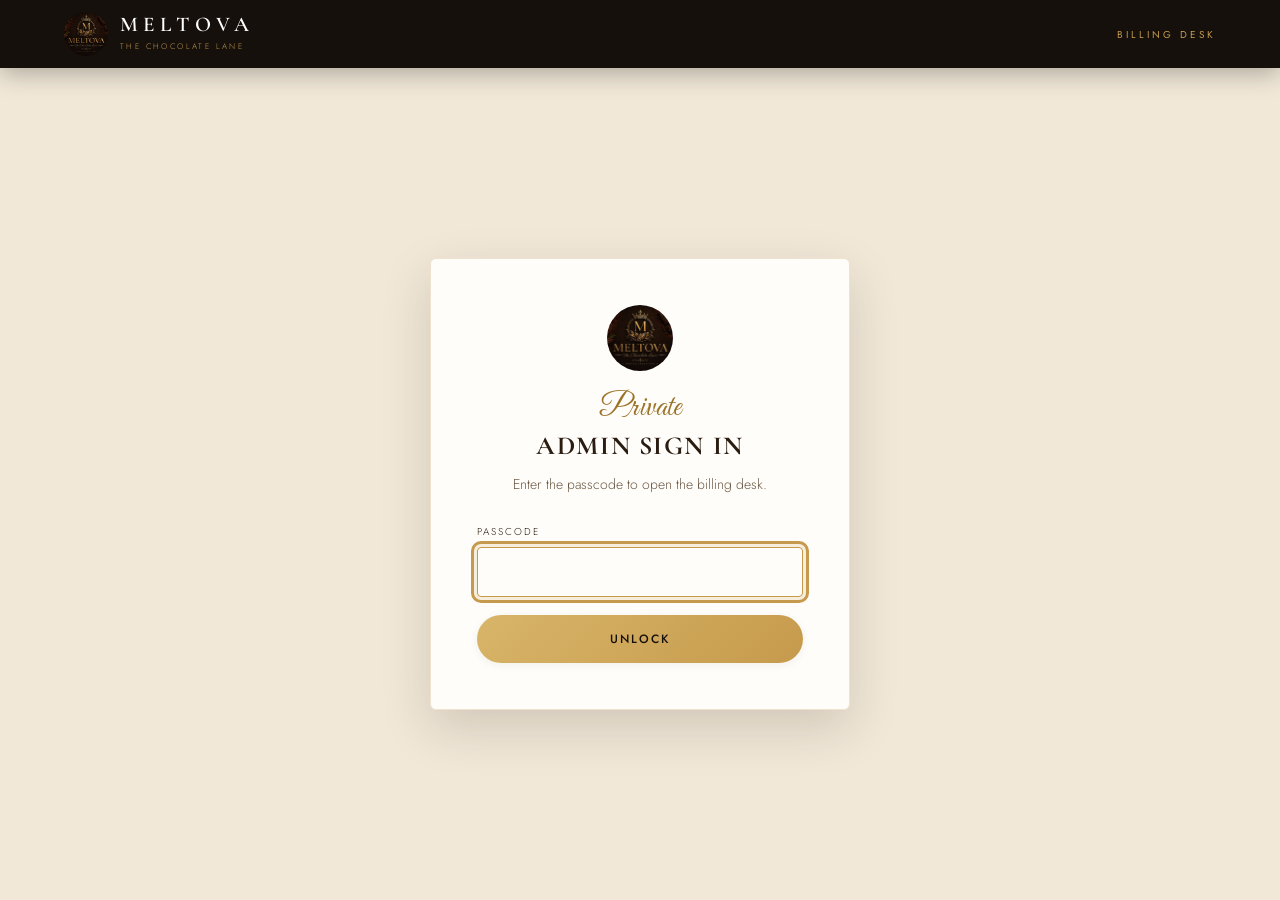
<file: admin/index.html>
<!DOCTYPE html>
<html lang="en">
<head>
<meta charset="utf-8">
<meta name="viewport" content="width=device-width, initial-scale=1">
<title>Billing Desk | Meltova</title>

<!-- This page is private. It is reached by typing the address, nothing on the
     public site links to it, and these two lines keep it out of search results
     and out of link previews. Do not add it to any nav, footer or sitemap. -->
<meta name="robots" content="noindex, nofollow, noarchive, nosnippet">
<meta name="referrer" content="no-referrer">

<link rel="icon" type="image/png" href="../assets/img/favicon.png">
<link rel="apple-touch-icon" href="../assets/img/favicon.png">
<meta name="theme-color" content="#15100b">

<script>document.documentElement.className += " js";</script>

<link rel="preconnect" href="https://fonts.googleapis.com">
<link rel="preconnect" href="https://fonts.gstatic.com" crossorigin>
<link href="https://fonts.googleapis.com/css2?family=Cormorant+Garamond:wght@500;600;700&amp;family=Great+Vibes&amp;family=Jost:wght@300;400;500&amp;display=swap" rel="stylesheet">
<link rel="stylesheet" href="../css/styles.css">
<link rel="stylesheet" href="../css/admin.css">
<script src="../js/admin.js" defer></script>
</head>
<body class="adminbody">
<a class="skip-link" href="#main">Skip to content</a>

<!-- Top bar. The brand mark links back to the shop, which is a link out of the
     admin page, never into it. -->
<header class="adminbar">
  <div class="shell">
    <a class="brand" href="../index.html">
      <img src="../assets/img/meltova-logo.jpg" alt="Meltova, The Chocolate Lane" width="539" height="540" class="brand__mark" decoding="async">
      <span>
        <span class="brand__name">MELTOVA</span>
        <span class="brand__sub">The Chocolate Lane</span>
      </span>
    </a>
    <p class="adminbar__tag">Billing Desk</p>
    <button type="button" class="adminbar__lock" data-lock hidden>Lock</button>
  </div>
</header>

<main id="main">

<!-- 1. The gate ========================================================== -->
<section class="gate" data-gate aria-labelledby="gate-h">
  <div class="gate__card">
    <img src="../assets/img/meltova-logo.jpg" alt="" width="539" height="540" class="gate__mark" decoding="async">
    <span class="gate__script">Private</span>
    <h1 class="gate__h" id="gate-h">Admin Sign In</h1>
    <p class="gate__note">Enter the passcode to open the billing desk.</p>

    <form class="gate__form" data-login novalidate>
      <div class="field">
        <label for="admin-pass">Passcode</label>
        <input id="admin-pass" name="adminpass" type="password" autocomplete="current-password" autocapitalize="off" spellcheck="false" required aria-required="true">
        <p class="err" data-login-err role="alert"></p>
      </div>
      <button type="submit" class="btn btn--gold gate__btn">Unlock</button>
    </form>
  </div>
</section>

<!-- 2. The desk ========================================================== -->
<section class="workspace" data-workspace hidden aria-labelledby="desk-h">
  <div class="shell">

    <div class="head head--left desk-head">
      <span class="head__script">Order bill</span>
      <h2 class="head__title" id="desk-h">Build the Bill</h2>
      <p class="head__note">Fill in the products and the delivery charge. The bill redraws as you type, and Download saves it as an image you can send on WhatsApp.</p>
    </div>

    <div class="deskgrid">

      <!-- 2a. The form -->
      <form class="desk" data-bill novalidate>

        <fieldset class="deskblock">
          <legend class="deskblock__h">Order details</legend>
          <p class="deskblock__note">A star marks a box the bill cannot go out without. The bill number counts up on its own through the day.</p>
          <div class="fields">
            <div class="field">
              <label for="b-no">Bill number <span class="req" aria-hidden="true">*</span></label>
              <input id="b-no" type="text" data-meta="no" placeholder="MLT-1209-01" autocomplete="off" required aria-required="true">
              <p class="err"></p>
            </div>
            <div class="field">
              <label for="b-date">Date <span class="req" aria-hidden="true">*</span></label>
              <input id="b-date" type="text" data-meta="date" placeholder="12 September 2026" autocomplete="off" required aria-required="true">
              <p class="err"></p>
            </div>
            <div class="field">
              <label for="b-name">Customer name</label>
              <input id="b-name" type="text" data-meta="customer" placeholder="Anita Sharma" autocomplete="off">
            </div>
            <div class="field">
              <label for="b-phone">Customer phone</label>
              <input id="b-phone" type="text" data-meta="phone" placeholder="98xxxxxxxx" inputmode="numeric" autocomplete="off">
            </div>
          </div>
        </fieldset>

        <fieldset class="deskblock">
          <legend class="deskblock__h">Products</legend>
          <p class="deskblock__note">Pick a chocolate from the list and the rate fills itself. Anything not on the list can be typed in by hand. Product, quantity and rate are needed on every line. The unit is optional.</p>

          <ul class="lines" data-lines></ul>

          <button type="button" class="btn btn--ghost-cream lines__add" data-add>
            <svg viewBox="0 0 24 24" aria-hidden="true" class="plusicon"><path d="M12 5v14M5 12h14"/></svg>
            Add another product
          </button>
        </fieldset>

        <fieldset class="deskblock">
          <legend class="deskblock__h">Charges</legend>
          <div class="fields">
            <div class="field">
              <label for="b-ship">Delivery charge <span class="req" aria-hidden="true">*</span></label>
              <input id="b-ship" type="number" min="0" step="1" data-meta="shipping" placeholder="140" inputmode="numeric" required aria-required="true">
              <p class="err"></p>
            </div>
            <div class="field">
              <label for="b-thanks">Closing line</label>
              <input id="b-thanks" type="text" data-meta="thanks" placeholder="You just made our day sweeter!" autocomplete="off">
            </div>
          </div>
        </fieldset>

        <div class="desk__foot">
          <p class="desk__total">Total <b data-live-total>&#8377;0</b></p>
          <button type="button" class="deskbtn deskbtn--quiet" data-clear>Clear the form</button>
        </div>

      </form>

      <!-- 2b. The live bill -->
      <aside class="preview" aria-labelledby="prev-h">
        <div class="preview__inner">
          <h3 class="preview__h" id="prev-h">The bill</h3>

          <div class="preview__frame">
            <canvas data-canvas role="img" aria-label="Live preview of the order bill"></canvas>
          </div>

          <!-- A plain reading of the same numbers, for screen readers and for a
               quick check that the picture matches the maths. -->
          <p class="sr-only" data-a11y aria-live="polite"></p>

          <div class="preview__actions">
            <button type="button" class="btn btn--gold" data-download>
              <svg viewBox="0 0 24 24" aria-hidden="true" class="dlicon"><path d="M12 4v11M7.5 10.5 12 15l4.5-4.5M5 19h14"/></svg>
              Download image
            </button>
            <button type="button" class="deskbtn" data-copy>Copy image</button>
          </div>

          <p class="preview__note" data-status role="status">Download saves the bill as an image sized for WhatsApp and Instagram. Copy puts it on the clipboard, ready to paste into a chat.</p>
        </div>
      </aside>

    </div>
  </div>
</section>

</main>

<!-- The product list the rate boxes read from. Keep it in step with menu.html. -->
<datalist id="product-list"></datalist>

</body>
</html>
</file>
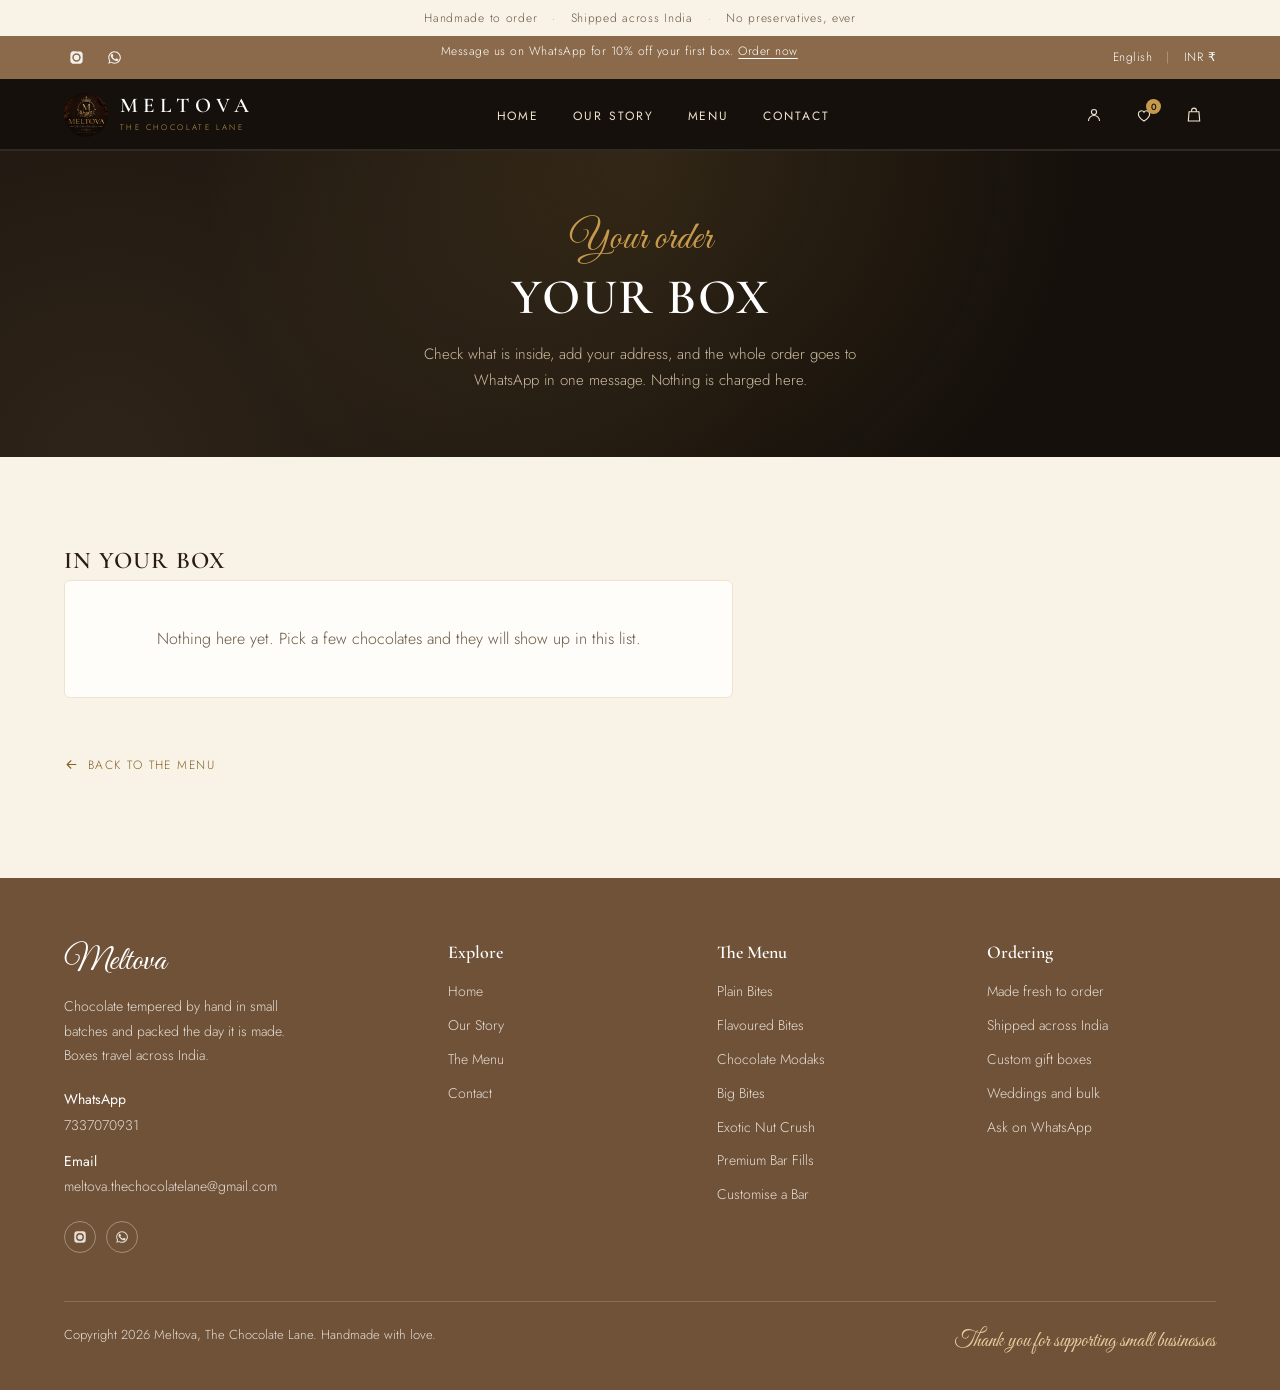
<file: cart.html>
<!DOCTYPE html>
<html lang="en">
<head>
<meta charset="utf-8">
<meta name="viewport" content="width=device-width, initial-scale=1">
<title>Your Box | Meltova, The Chocolate Lane</title>
<meta name="description" content="The chocolates you have chosen, with delivery and your address, sent to Meltova on WhatsApp in one message.">
<link rel="icon" type="image/png" href="assets/img/favicon.png">
<link rel="apple-touch-icon" href="assets/img/favicon.png">
<meta name="theme-color" content="#15100b">

<link rel="canonical" href="https://meltova.in/cart.html">

<!-- Link previews, which is what a customer sees when this address is pasted
     into WhatsApp or Instagram. Both tags need the full address, starting with
     https, or the preview image does not load. TODO owner: if the site later
     moves to its own web address, change SITE_URL in gen_chrome.py and rebuild. -->
<meta property="og:type" content="website">
<meta property="og:site_name" content="Meltova, The Chocolate Lane">
<meta property="og:title" content="Your Box | Meltova, The Chocolate Lane">
<meta property="og:description" content="The chocolates you have chosen, with delivery and your address, sent to Meltova on WhatsApp in one message.">
<meta property="og:url" content="https://meltova.in/cart.html">
<meta property="og:image" content="https://meltova.in/assets/img/og-image.jpg">
<meta property="og:image:alt" content="Handmade Meltova chocolates in a gift box">
<meta name="twitter:card" content="summary_large_image">
<meta name="twitter:title" content="Your Box | Meltova, The Chocolate Lane">
<meta name="twitter:description" content="The chocolates you have chosen, with delivery and your address, sent to Meltova on WhatsApp in one message.">
<meta name="twitter:image" content="https://meltova.in/assets/img/og-image.jpg">

<script>document.documentElement.className += " js";</script>

<link rel="preconnect" href="https://fonts.googleapis.com">
<link rel="preconnect" href="https://fonts.gstatic.com" crossorigin>
<link href="https://fonts.googleapis.com/css2?family=Cormorant+Garamond:wght@500;600;700&amp;family=Great+Vibes&amp;family=Jost:wght@300;400;500&amp;display=swap" rel="stylesheet">
<link rel="stylesheet" href="css/styles.css">
<script src="js/main.js" defer></script>
</head>
<body>
<a class="skip-link" href="#main">Skip to content</a>
<!-- Announcement bar -->
<div class="announce">
  Handmade to order <span class="dot" aria-hidden="true">&#183;</span> Shipped across India <span class="dot" aria-hidden="true">&#183;</span> No preservatives, ever
</div>

<!-- Utility bar -->
<div class="utility">
  <div class="shell">
    <div class="utility__social"><a href="https://www.instagram.com/meltova.thechocolatelane" target="_blank" rel="noopener" aria-label="Meltova on Instagram"><svg viewBox="0 0 24 24" aria-hidden="true"><path d="M12 2.2c3.2 0 3.6 0 4.9.07 1.2.06 1.8.25 2.2.42.6.22 1 .48 1.4.9.4.4.68.8.9 1.4.17.4.36 1 .42 2.2.07 1.3.07 1.7.07 4.9s0 3.6-.07 4.9c-.06 1.2-.25 1.8-.42 2.2a3.8 3.8 0 0 1-.9 1.4c-.4.4-.8.68-1.4.9-.4.17-1 .36-2.2.42-1.3.07-1.7.07-4.9.07s-3.6 0-4.9-.07c-1.2-.06-1.8-.25-2.2-.42a3.8 3.8 0 0 1-1.4-.9 3.8 3.8 0 0 1-.9-1.4c-.17-.4-.36-1-.42-2.2C2.2 15.6 2.2 15.2 2.2 12s0-3.6.08-4.9c.06-1.2.25-1.8.42-2.2.22-.6.5-1 .9-1.4.4-.42.8-.68 1.4-.9.4-.17 1-.36 2.2-.42C8.4 2.2 8.8 2.2 12 2.2Zm0 3.1A6.7 6.7 0 1 0 18.7 12 6.7 6.7 0 0 0 12 5.3Zm0 11A4.3 4.3 0 1 1 16.3 12 4.3 4.3 0 0 1 12 16.3Zm6.9-11.3a1.6 1.6 0 1 1-1.6-1.6 1.6 1.6 0 0 1 1.6 1.6Z"/></svg></a><a href="https://wa.me/917337070931?text=Hi%20Meltova%2C%20I%27d%20like%20to%20order" target="_blank" rel="noopener" aria-label="Meltova on WhatsApp"><svg viewBox="0 0 24 24" aria-hidden="true"><path d="M17.5 14.4c-.3-.15-1.75-.86-2.02-.96-.27-.1-.47-.15-.67.15-.2.3-.77.96-.94 1.16-.17.2-.35.22-.65.07-.3-.15-1.25-.46-2.38-1.47a8.9 8.9 0 0 1-1.64-2.04c-.17-.3-.02-.46.13-.61.13-.14.3-.35.45-.53.15-.18.2-.3.3-.5.1-.2.05-.38-.02-.53-.08-.15-.67-1.61-.92-2.2-.24-.58-.49-.5-.67-.51h-.57c-.2 0-.53.07-.8.37-.28.3-1.05 1.02-1.05 2.5s1.08 2.9 1.23 3.1c.15.2 2.12 3.23 5.13 4.53.72.31 1.28.5 1.71.63.72.23 1.37.2 1.89.12.58-.09 1.77-.72 2.02-1.42.25-.7.25-1.3.17-1.42-.07-.13-.27-.2-.57-.35ZM12 2a10 10 0 0 0-8.5 15.2L2 22l4.93-1.46A10 10 0 1 0 12 2Zm0 18.3a8.28 8.28 0 0 1-4.22-1.16l-.3-.18-3 .89.9-2.93-.2-.3A8.3 8.3 0 1 1 12 20.3Z"/></svg></a></div>
    <p class="utility__note">Message us on WhatsApp for 10% off your first box. <a href="https://wa.me/917337070931?text=Hi%20Meltova%2C%20I%27d%20like%20to%20order" target="_blank" rel="noopener">Order now</a></p>
    <div class="utility__meta"><span>English</span><span class="sep" aria-hidden="true">|</span><span>INR &#8377;</span></div>
  </div>
</div>

<!-- Header -->
<header class="site-header">
  <div class="shell">
    <a class="brand" href="index.html">
      <img src="assets/img/meltova-logo.jpg" alt="Meltova, The Chocolate Lane" width="539" height="540" class="brand__mark" decoding="async">
      <span>
        <span class="brand__name">MELTOVA</span>
        <span class="brand__sub">The Chocolate Lane</span>
      </span>
    </a>

    <nav class="mainnav" aria-label="Main">
      <ul><li><a href="index.html">Home</a></li><li><a href="story.html">Our Story</a></li><li><a href="menu.html">Menu</a></li><li><a href="contact.html">Contact</a></li></ul>
    </nav>

    <div class="header-icons">
      <button type="button" class="icon-btn icon-btn--account" data-soon aria-label="Account, coming soon"><svg viewBox="0 0 24 24" aria-hidden="true"><circle cx="12" cy="8" r="3.4"/><path d="M4.6 20a7.4 7.4 0 0 1 14.8 0"/></svg></button>
      <button type="button" class="icon-btn icon-btn--wish" data-wish-open aria-label="Your saved list"><svg viewBox="0 0 24 24" aria-hidden="true"><path d="M12 20s-7.5-4.6-7.5-9.4A4.1 4.1 0 0 1 12 8.2a4.1 4.1 0 0 1 7.5 2.4C19.5 15.4 12 20 12 20Z"/></svg><span class="icon-btn__badge" data-wish-count>0</span></button>
      <a class="icon-btn icon-btn--cart" href="cart.html" aria-current="page" aria-label="Your box, empty"><svg viewBox="0 0 24 24" aria-hidden="true"><path d="M5.4 7.6h13.2L19.6 20H4.4Z"/><path d="M8.8 7.6V6a3.2 3.2 0 0 1 6.4 0v1.6"/></svg><span class="icon-btn__badge" data-cart-count>0</span></a>
    </div>

    <button class="hamburger" type="button" aria-expanded="false" aria-controls="mobilenav" aria-label="Menu">
      <span></span><span></span><span></span>
    </button>
  </div>
  <nav class="mobilenav" id="mobilenav" aria-label="Mobile"><a href="index.html">Home</a><a href="story.html">Our Story</a><a href="menu.html">Menu</a><a href="contact.html">Contact</a></nav>
  <div class="scroll-progress" aria-hidden="true"><i></i></div>
</header>
<main id="main">

<!-- Page hero -->
<section class="pagehero pagehero--slim">
  <div class="shell">
    <span class="pagehero__script">Your order</span>
    <h1>Your Box</h1>
    <p>Check what is inside, add your address, and the whole order goes to WhatsApp in one message. Nothing is charged here.</p>
  </div>
</section>

<section class="section" aria-labelledby="box-h">
  <div class="shell">
    <div class="cartpage">

      <!-- The chocolates -->
      <div class="cartpage__items">
        <h2 class="cartpage__h" id="box-h">In your box</h2>

        <p class="cart__empty">
          Nothing here yet. Pick a few chocolates and they will show up in this list.
        </p>
        <ul class="cart__items" aria-live="polite"></ul>

        <label class="coldpack" for="cold-pack">
          <input type="checkbox" id="cold-pack">
          <span class="coldpack__box" aria-hidden="true"><svg viewBox="0 0 24 24" aria-hidden="true"><path d="m5 12.5 4.5 4.5L19 7.5" fill="none" stroke="currentColor" stroke-width="2.2" stroke-linecap="round" stroke-linejoin="round"/></svg></span>
          <span class="coldpack__text">
            <b>Add a cold pack, &#8377;99</b>
            Keeps the chocolate firm on the way. We recommend it from April to September.
          </span>
        </label>

        <a class="cartpage__back" href="menu.html"><svg viewBox="0 0 24 24" aria-hidden="true"><path d="M19 12H6M11 18l-6-6 6-6"/></svg> Back to the menu</a>
      </div>

      <!-- The running total, which follows you down the page -->
      <aside class="cartpage__summary" aria-labelledby="sum-h">
        <div class="summary">
          <h2 class="summary__h" id="sum-h">Order summary</h2>
          <dl class="sums">
            <div class="sums__row"><dt>Subtotal</dt><dd data-sum-goods>&#8377;0</dd></div>
            <div class="sums__row"><dt>Delivery</dt><dd data-sum-ship>&#8377;140</dd></div>
            <div class="sums__row" data-cold-row hidden><dt>Cold pack</dt><dd data-sum-cold>&#8377;99</dd></div>
            <div class="sums__row sums__row--total"><dt>Total</dt><dd data-sum-total>&#8377;0</dd></div>
          </dl>
          <p class="cart__note" data-ship-note></p>
          <button type="button" class="btn btn--brown cart__next">Continue to delivery details</button>
          <a class="btn btn--ghost-cream cart__keep" href="menu.html">Keep browsing</a>
        </div>
      </aside>

    </div>
  </div>
</section>

<!-- Where it goes -->
<section class="section section--cream2" id="details" aria-labelledby="details-h">
  <div class="shell">
    <div class="head reveal">
      <span class="head__script">Nearly there</span>
      <h2 class="head__title" id="details-h">Delivery details</h2>
      <p class="head__note">We reply on WhatsApp to confirm the date and take payment. Your details stay on this device until you press send.</p>
    </div>

    <div class="detailscard reveal">
      <form id="delivery-form" novalidate>
        <div class="fields">
            <div class="field">
              <label for="d-name">Your name</label>
              <input id="d-name" name="dname" type="text" placeholder="Anita Sharma" autocomplete="name" required aria-required="true">
              <p class="err" aria-live="polite"></p>
            </div>
            <div class="field">
              <label for="d-phone">Phone or WhatsApp</label>
              <input id="d-phone" name="dphone" type="tel" placeholder="98xxxxxxxx" autocomplete="tel" inputmode="numeric" required aria-required="true">
              <p class="err" aria-live="polite"></p>
            </div>
            <div class="field field--full">
              <label for="d-address">Full address, with the flat and street</label>
              <textarea id="d-address" name="daddress" rows="3" placeholder="Flat 4B, 12 MG Road, near the post office" autocomplete="street-address" required aria-required="true"></textarea>
              <p class="err" aria-live="polite"></p>
            </div>
            <div class="field">
              <label for="d-city">City</label>
              <input id="d-city" name="dcity" type="text" placeholder="Hyderabad" autocomplete="address-level2" required aria-required="true">
              <p class="err" aria-live="polite"></p>
            </div>
            <div class="field">
              <label for="d-pin">Pincode</label>
              <input id="d-pin" name="dpin" type="text" placeholder="500001" autocomplete="postal-code" inputmode="numeric" maxlength="6" required aria-required="true">
              <p class="err" aria-live="polite"></p>
            </div>
            <div class="field">
              <label for="d-date">Date you need it, if any</label>
              <input id="d-date" name="ddate" type="text" placeholder="14 October" autocomplete="off">
              <p class="err" aria-live="polite"></p>
            </div>
            <div class="field field--full">
              <label for="d-note">Anything else</label>
              <textarea id="d-note" name="dnote" rows="2" placeholder="Gift wrap, a message card, a landmark for the courier" autocomplete="off"></textarea>
              <p class="err" aria-live="polite"></p>
            </div>
        </div>

        <div class="detailscard__foot">
          <dl class="sums">
            <div class="sums__row sums__row--total"><dt>Total</dt><dd data-sum-total>&#8377;0</dd></div>
          </dl>
          <button type="button" class="btn btn--brown cart__send">Send order on WhatsApp</button>
        </div>
      </form>
    </div>
  </div>
</section>

</main>

<footer class="site-footer">
  <div class="shell">
    <div class="footer-grid">

      <div class="footer-brand">
        <p class="footer-brand__name">Meltova</p>
        <p>Chocolate tempered by hand in small batches and packed the day it is made. Boxes travel across India.</p>
        <dl class="footer-contact">
          <dt>WhatsApp</dt>
          <dd><a href="https://wa.me/917337070931?text=Hi%20Meltova%2C%20I%27d%20like%20to%20order" target="_blank" rel="noopener">7337070931</a></dd>
          <dt>Email</dt>
          <dd><a href="mailto:meltova.thechocolatelane@gmail.com">meltova.thechocolatelane@gmail.com</a></dd>
        </dl>
        <div class="footer-social"><a href="https://www.instagram.com/meltova.thechocolatelane" target="_blank" rel="noopener" aria-label="Meltova on Instagram"><svg viewBox="0 0 24 24" aria-hidden="true"><path d="M12 2.2c3.2 0 3.6 0 4.9.07 1.2.06 1.8.25 2.2.42.6.22 1 .48 1.4.9.4.4.68.8.9 1.4.17.4.36 1 .42 2.2.07 1.3.07 1.7.07 4.9s0 3.6-.07 4.9c-.06 1.2-.25 1.8-.42 2.2a3.8 3.8 0 0 1-.9 1.4c-.4.4-.8.68-1.4.9-.4.17-1 .36-2.2.42-1.3.07-1.7.07-4.9.07s-3.6 0-4.9-.07c-1.2-.06-1.8-.25-2.2-.42a3.8 3.8 0 0 1-1.4-.9 3.8 3.8 0 0 1-.9-1.4c-.17-.4-.36-1-.42-2.2C2.2 15.6 2.2 15.2 2.2 12s0-3.6.08-4.9c.06-1.2.25-1.8.42-2.2.22-.6.5-1 .9-1.4.4-.42.8-.68 1.4-.9.4-.17 1-.36 2.2-.42C8.4 2.2 8.8 2.2 12 2.2Zm0 3.1A6.7 6.7 0 1 0 18.7 12 6.7 6.7 0 0 0 12 5.3Zm0 11A4.3 4.3 0 1 1 16.3 12 4.3 4.3 0 0 1 12 16.3Zm6.9-11.3a1.6 1.6 0 1 1-1.6-1.6 1.6 1.6 0 0 1 1.6 1.6Z"/></svg></a><a href="https://wa.me/917337070931?text=Hi%20Meltova%2C%20I%27d%20like%20to%20order" target="_blank" rel="noopener" aria-label="Meltova on WhatsApp"><svg viewBox="0 0 24 24" aria-hidden="true"><path d="M17.5 14.4c-.3-.15-1.75-.86-2.02-.96-.27-.1-.47-.15-.67.15-.2.3-.77.96-.94 1.16-.17.2-.35.22-.65.07-.3-.15-1.25-.46-2.38-1.47a8.9 8.9 0 0 1-1.64-2.04c-.17-.3-.02-.46.13-.61.13-.14.3-.35.45-.53.15-.18.2-.3.3-.5.1-.2.05-.38-.02-.53-.08-.15-.67-1.61-.92-2.2-.24-.58-.49-.5-.67-.51h-.57c-.2 0-.53.07-.8.37-.28.3-1.05 1.02-1.05 2.5s1.08 2.9 1.23 3.1c.15.2 2.12 3.23 5.13 4.53.72.31 1.28.5 1.71.63.72.23 1.37.2 1.89.12.58-.09 1.77-.72 2.02-1.42.25-.7.25-1.3.17-1.42-.07-.13-.27-.2-.57-.35ZM12 2a10 10 0 0 0-8.5 15.2L2 22l4.93-1.46A10 10 0 1 0 12 2Zm0 18.3a8.28 8.28 0 0 1-4.22-1.16l-.3-.18-3 .89.9-2.93-.2-.3A8.3 8.3 0 1 1 12 20.3Z"/></svg></a></div>
      </div>

      <nav class="footer-col" aria-labelledby="foot-explore">
        <h2 id="foot-explore">Explore</h2>
        <ul>
          <li><a href="index.html">Home</a></li>
          <li><a href="story.html">Our Story</a></li>
          <li><a href="menu.html">The Menu</a></li>
          <li><a href="contact.html">Contact</a></li>
        </ul>
      </nav>

      <nav class="footer-col" aria-labelledby="foot-menu">
        <h2 id="foot-menu">The Menu</h2>
        <ul>
          <li><a href="menu.html#plain-bites">Plain Bites</a></li>
          <li><a href="menu.html#flavoured-bites">Flavoured Bites</a></li>
          <li><a href="menu.html#modaks">Chocolate Modaks</a></li>
          <li><a href="menu.html#big-bites">Big Bites</a></li>
          <li><a href="menu.html#nut-crush">Exotic Nut Crush</a></li>
          <li><a href="menu.html#bar-fills">Premium Bar Fills</a></li>
          <li><a href="menu.html#customise">Customise a Bar</a></li>
        </ul>
      </nav>

      <nav class="footer-col" aria-labelledby="foot-order">
        <h2 id="foot-order">Ordering</h2>
        <ul>
          <li><a href="story.html">Made fresh to order</a></li>
          <li><a href="contact.html">Shipped across India</a></li>
          <li><a href="menu.html#gift-boxes">Custom gift boxes</a></li>
          <li><a href="menu.html#gift-boxes">Weddings and bulk</a></li>
          <li><a href="https://wa.me/917337070931?text=Hi%20Meltova%2C%20I%27d%20like%20to%20order" target="_blank" rel="noopener">Ask on WhatsApp</a></li>
        </ul>
      </nav>

    </div>
    <div class="footer-bottom">
      <p>Copyright 2026 Meltova, The Chocolate Lane. Handmade with love.</p>
      <p class="thanks">Thank you for supporting small businesses</p>
    </div>
  </div>
</footer>

<button type="button" class="to-top" aria-label="Back to top"><svg viewBox="0 0 24 24" aria-hidden="true"><path d="M12 19V6M6 11.5 12 5.5l6 6"/></svg></button>

<!-- Bottom bar, phones only. The four things people actually came for, sitting
     in the thumb zone rather than behind a menu at the top of the screen. -->
<nav class="tabbar" aria-label="Main, mobile">
  <a href="index.html"><svg viewBox="0 0 24 24" aria-hidden="true"><path d="M4 10.5 12 4l8 6.5V19a1 1 0 0 1-1 1h-4.5v-5.5h-5V20H5a1 1 0 0 1-1-1Z"/></svg><span>Home</span></a>
  <a href="menu.html"><svg viewBox="0 0 24 24" aria-hidden="true"><path d="M8 6.5h12M8 12h12M8 17.5h12"/><circle cx="4.2" cy="6.5" r="1.1" fill="currentColor" stroke="none"/><circle cx="4.2" cy="12" r="1.1" fill="currentColor" stroke="none"/><circle cx="4.2" cy="17.5" r="1.1" fill="currentColor" stroke="none"/></svg><span>Menu</span></a>
  <a href="cart.html" aria-current="page"><svg viewBox="0 0 24 24" aria-hidden="true"><path d="M5.4 7.6h13.2L19.6 20H4.4Z"/><path d="M8.8 7.6V6a3.2 3.2 0 0 1 6.4 0v1.6"/></svg><span class="tabbar__badge" data-cart-count>0</span><span>Box</span></a>
  <a href="contact.html"><svg viewBox="0 0 24 24" aria-hidden="true"><path d="M20.6 11.6a7.9 7.9 0 0 1-11.7 6.9L4.2 20l1.5-4.6a7.9 7.9 0 1 1 14.9-3.8Z"/></svg><span>Contact</span></a>
</nav>
</body>
</html>
</file>
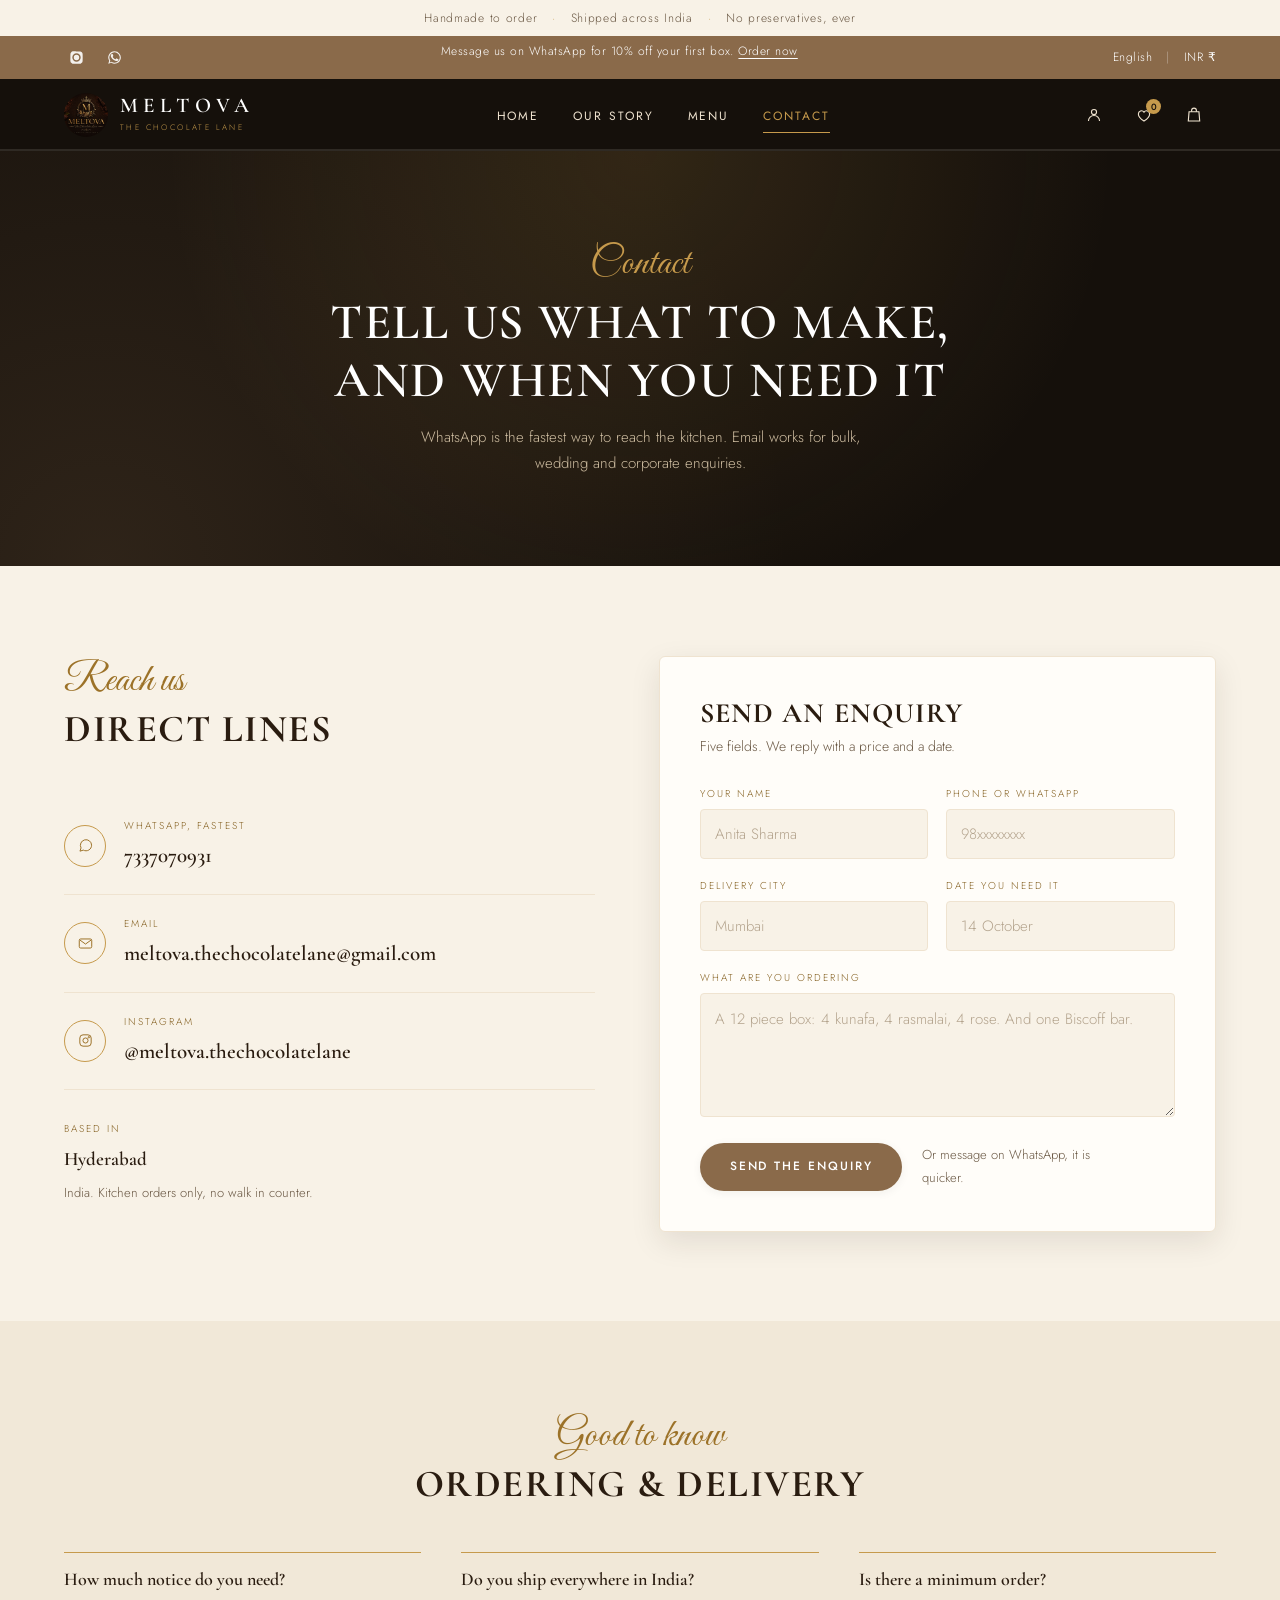
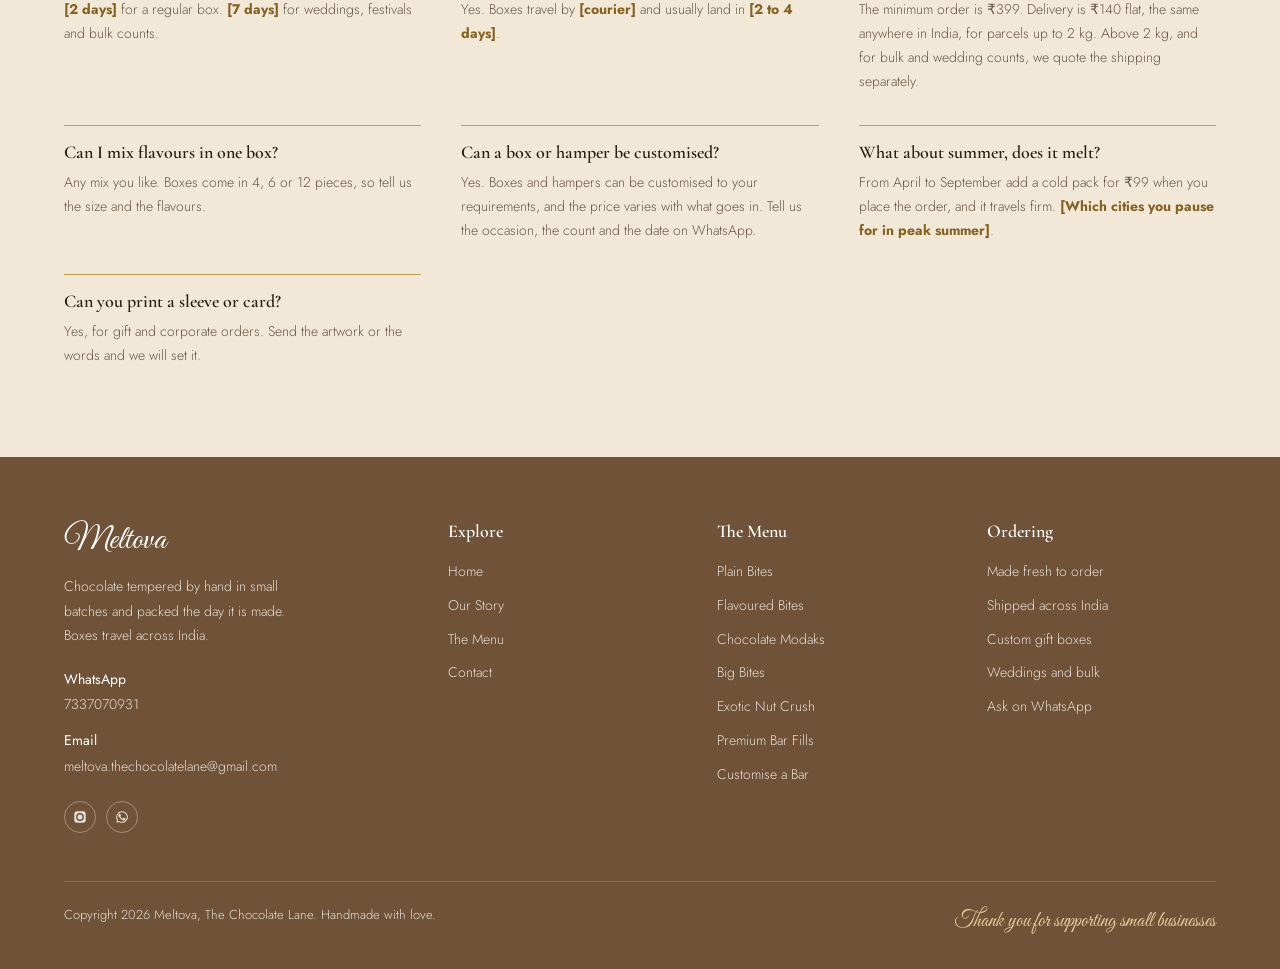
<file: contact.html>
<!DOCTYPE html>
<html lang="en">
<head>
<meta charset="utf-8">
<meta name="viewport" content="width=device-width, initial-scale=1">
<title>Contact and Enquiries | Meltova, The Chocolate Lane</title>
<meta name="description" content="Contact Meltova, The Chocolate Lane. WhatsApp 7337070931 for orders, gift boxes, weddings and bulk. Send an enquiry and get a price and a date.">
<link rel="icon" type="image/png" href="assets/img/favicon.png">
<link rel="apple-touch-icon" href="assets/img/favicon.png">
<meta name="theme-color" content="#15100b">

<link rel="canonical" href="https://meltova.in/contact.html">

<!-- Link previews, which is what a customer sees when this address is pasted
     into WhatsApp or Instagram. Both tags need the full address, starting with
     https, or the preview image does not load. TODO owner: if the site later
     moves to its own web address, change SITE_URL in gen_chrome.py and rebuild. -->
<meta property="og:type" content="website">
<meta property="og:site_name" content="Meltova, The Chocolate Lane">
<meta property="og:title" content="Contact and Enquiries | Meltova, The Chocolate Lane">
<meta property="og:description" content="Contact Meltova, The Chocolate Lane. WhatsApp 7337070931 for orders, gift boxes, weddings and bulk. Send an enquiry and get a price and a date.">
<meta property="og:url" content="https://meltova.in/contact.html">
<meta property="og:image" content="https://meltova.in/assets/img/og-image.jpg">
<meta property="og:image:alt" content="Handmade Meltova chocolates in a gift box">
<meta name="twitter:card" content="summary_large_image">
<meta name="twitter:title" content="Contact and Enquiries | Meltova, The Chocolate Lane">
<meta name="twitter:description" content="Contact Meltova, The Chocolate Lane. WhatsApp 7337070931 for orders, gift boxes, weddings and bulk. Send an enquiry and get a price and a date.">
<meta name="twitter:image" content="https://meltova.in/assets/img/og-image.jpg">

<script>document.documentElement.className += " js";</script>

<link rel="preconnect" href="https://fonts.googleapis.com">
<link rel="preconnect" href="https://fonts.gstatic.com" crossorigin>
<link href="https://fonts.googleapis.com/css2?family=Cormorant+Garamond:wght@500;600;700&amp;family=Great+Vibes&amp;family=Jost:wght@300;400;500&amp;display=swap" rel="stylesheet">
<link rel="stylesheet" href="css/styles.css">
<script src="js/main.js" defer></script>
</head>
<body>
<a class="skip-link" href="#main">Skip to content</a>
<!-- Announcement bar -->
<div class="announce">
  Handmade to order <span class="dot" aria-hidden="true">&#183;</span> Shipped across India <span class="dot" aria-hidden="true">&#183;</span> No preservatives, ever
</div>

<!-- Utility bar -->
<div class="utility">
  <div class="shell">
    <div class="utility__social"><a href="https://www.instagram.com/meltova.thechocolatelane" target="_blank" rel="noopener" aria-label="Meltova on Instagram"><svg viewBox="0 0 24 24" aria-hidden="true"><path d="M12 2.2c3.2 0 3.6 0 4.9.07 1.2.06 1.8.25 2.2.42.6.22 1 .48 1.4.9.4.4.68.8.9 1.4.17.4.36 1 .42 2.2.07 1.3.07 1.7.07 4.9s0 3.6-.07 4.9c-.06 1.2-.25 1.8-.42 2.2a3.8 3.8 0 0 1-.9 1.4c-.4.4-.8.68-1.4.9-.4.17-1 .36-2.2.42-1.3.07-1.7.07-4.9.07s-3.6 0-4.9-.07c-1.2-.06-1.8-.25-2.2-.42a3.8 3.8 0 0 1-1.4-.9 3.8 3.8 0 0 1-.9-1.4c-.17-.4-.36-1-.42-2.2C2.2 15.6 2.2 15.2 2.2 12s0-3.6.08-4.9c.06-1.2.25-1.8.42-2.2.22-.6.5-1 .9-1.4.4-.42.8-.68 1.4-.9.4-.17 1-.36 2.2-.42C8.4 2.2 8.8 2.2 12 2.2Zm0 3.1A6.7 6.7 0 1 0 18.7 12 6.7 6.7 0 0 0 12 5.3Zm0 11A4.3 4.3 0 1 1 16.3 12 4.3 4.3 0 0 1 12 16.3Zm6.9-11.3a1.6 1.6 0 1 1-1.6-1.6 1.6 1.6 0 0 1 1.6 1.6Z"/></svg></a><a href="https://wa.me/917337070931?text=Hi%20Meltova%2C%20I%27d%20like%20to%20order" target="_blank" rel="noopener" aria-label="Meltova on WhatsApp"><svg viewBox="0 0 24 24" aria-hidden="true"><path d="M17.5 14.4c-.3-.15-1.75-.86-2.02-.96-.27-.1-.47-.15-.67.15-.2.3-.77.96-.94 1.16-.17.2-.35.22-.65.07-.3-.15-1.25-.46-2.38-1.47a8.9 8.9 0 0 1-1.64-2.04c-.17-.3-.02-.46.13-.61.13-.14.3-.35.45-.53.15-.18.2-.3.3-.5.1-.2.05-.38-.02-.53-.08-.15-.67-1.61-.92-2.2-.24-.58-.49-.5-.67-.51h-.57c-.2 0-.53.07-.8.37-.28.3-1.05 1.02-1.05 2.5s1.08 2.9 1.23 3.1c.15.2 2.12 3.23 5.13 4.53.72.31 1.28.5 1.71.63.72.23 1.37.2 1.89.12.58-.09 1.77-.72 2.02-1.42.25-.7.25-1.3.17-1.42-.07-.13-.27-.2-.57-.35ZM12 2a10 10 0 0 0-8.5 15.2L2 22l4.93-1.46A10 10 0 1 0 12 2Zm0 18.3a8.28 8.28 0 0 1-4.22-1.16l-.3-.18-3 .89.9-2.93-.2-.3A8.3 8.3 0 1 1 12 20.3Z"/></svg></a></div>
    <p class="utility__note">Message us on WhatsApp for 10% off your first box. <a href="https://wa.me/917337070931?text=Hi%20Meltova%2C%20I%27d%20like%20to%20order" target="_blank" rel="noopener">Order now</a></p>
    <div class="utility__meta"><span>English</span><span class="sep" aria-hidden="true">|</span><span>INR &#8377;</span></div>
  </div>
</div>

<!-- Header -->
<header class="site-header">
  <div class="shell">
    <a class="brand" href="index.html">
      <img src="assets/img/meltova-logo.jpg" alt="Meltova, The Chocolate Lane" width="539" height="540" class="brand__mark" decoding="async">
      <span>
        <span class="brand__name">MELTOVA</span>
        <span class="brand__sub">The Chocolate Lane</span>
      </span>
    </a>

    <nav class="mainnav" aria-label="Main">
      <ul><li><a href="index.html">Home</a></li><li><a href="story.html">Our Story</a></li><li><a href="menu.html">Menu</a></li><li><a href="contact.html" aria-current="page">Contact</a></li></ul>
    </nav>

    <div class="header-icons">
      <button type="button" class="icon-btn icon-btn--account" data-soon aria-label="Account, coming soon"><svg viewBox="0 0 24 24" aria-hidden="true"><circle cx="12" cy="8" r="3.4"/><path d="M4.6 20a7.4 7.4 0 0 1 14.8 0"/></svg></button>
      <button type="button" class="icon-btn icon-btn--wish" data-wish-open aria-label="Your saved list"><svg viewBox="0 0 24 24" aria-hidden="true"><path d="M12 20s-7.5-4.6-7.5-9.4A4.1 4.1 0 0 1 12 8.2a4.1 4.1 0 0 1 7.5 2.4C19.5 15.4 12 20 12 20Z"/></svg><span class="icon-btn__badge" data-wish-count>0</span></button>
      <a class="icon-btn icon-btn--cart" href="cart.html" aria-label="Your box, empty"><svg viewBox="0 0 24 24" aria-hidden="true"><path d="M5.4 7.6h13.2L19.6 20H4.4Z"/><path d="M8.8 7.6V6a3.2 3.2 0 0 1 6.4 0v1.6"/></svg><span class="icon-btn__badge" data-cart-count>0</span></a>
    </div>

    <button class="hamburger" type="button" aria-expanded="false" aria-controls="mobilenav" aria-label="Menu">
      <span></span><span></span><span></span>
    </button>
  </div>
  <nav class="mobilenav" id="mobilenav" aria-label="Mobile"><a href="index.html">Home</a><a href="story.html">Our Story</a><a href="menu.html">Menu</a><a href="contact.html" aria-current="page">Contact</a></nav>
  <div class="scroll-progress" aria-hidden="true"><i></i></div>
</header>
<main id="main">

<!-- Page hero -->
<section class="pagehero">
  <div class="shell">
    <span class="pagehero__script">Contact</span>
    <h1>Tell us what to make, and when you need it</h1>
    <p>WhatsApp is the fastest way to reach the kitchen. Email works for bulk, wedding and corporate enquiries.</p>
  </div>
</section>

<section class="section" aria-labelledby="reach-h">
  <div class="shell">
    <div class="contact-grid">
      <div class="reveal">
        <div class="head head--left">
          <span class="head__script">Reach us</span>
          <h2 class="head__title" id="reach-h">Direct Lines</h2>
        </div>
        <div class="lines">
          <div class="line">
            <span class="ico" aria-hidden="true"><svg viewBox="0 0 24 24" aria-hidden="true"><path d="M20.6 11.6a7.9 7.9 0 0 1-11.7 6.9L4.2 20l1.5-4.6a7.9 7.9 0 1 1 14.9-3.8Z"/></svg></span>
            <div>
              <span class="line__label">WhatsApp, fastest</span>
              <a class="line__value" href="https://wa.me/917337070931?text=Hi%20Meltova%2C%20I%27d%20like%20to%20order" target="_blank" rel="noopener">7337070931</a>
            </div>
          </div>
          <div class="line">
            <span class="ico" aria-hidden="true"><svg viewBox="0 0 24 24" aria-hidden="true"><rect x="3.2" y="5.6" width="17.6" height="12.8" rx="2"/><path d="m3.8 6.9 8.2 5.9 8.2-5.9"/></svg></span>
            <div>
              <span class="line__label">Email</span>
              <a class="line__value" href="mailto:meltova.thechocolatelane@gmail.com">meltova.thechocolatelane@gmail.com</a>
            </div>
          </div>
          <div class="line">
            <span class="ico" aria-hidden="true"><svg viewBox="0 0 24 24" aria-hidden="true"><rect x="4" y="4" width="16" height="16" rx="4.5"/><circle cx="12" cy="12" r="3.6"/><circle cx="16.7" cy="7.4" r="1"/></svg></span>
            <div>
              <span class="line__label">Instagram</span>
              <a class="line__value" href="https://www.instagram.com/meltova.thechocolatelane" target="_blank" rel="noopener">@meltova.thechocolatelane</a>
            </div>
          </div>
        </div>
        <div class="mini-grid mini-grid--one">
          <div class="mini">
            <span class="mini__label">Based in</span>
            <b>Hyderabad</b>
            <p>India. Kitchen orders only, no walk in counter.</p>
          </div>
        </div>
      </div>

      <div class="reveal">
        <div class="formcard">
          <h2>Send an Enquiry</h2>
          <p>Five fields. We reply with a price and a date.</p>
          <form id="enquiry-form" novalidate>
            <div class="fields">
              <div class="field">
                <label for="f-name">Your name</label>
                <input id="f-name" name="name" type="text" placeholder="Anita Sharma" autocomplete="name" required aria-required="true">
                <p class="err" aria-live="polite"></p>
              </div>
              <div class="field">
                <label for="f-phone">Phone or WhatsApp</label>
                <input id="f-phone" name="phone" type="tel" placeholder="98xxxxxxxx" autocomplete="tel" required aria-required="true">
                <p class="err" aria-live="polite"></p>
              </div>
              <div class="field">
                <label for="f-city">Delivery city</label>
                <input id="f-city" name="city" type="text" placeholder="Mumbai" autocomplete="address-level2" required aria-required="true">
                <p class="err" aria-live="polite"></p>
              </div>
              <div class="field">
                <label for="f-date">Date you need it</label>
                <input id="f-date" name="date" type="text" placeholder="14 October" autocomplete="off">
                <p class="err" aria-live="polite"></p>
              </div>
              <div class="field field--full">
                <label for="f-order">What are you ordering</label>
                <textarea id="f-order" name="order" rows="4" placeholder="A 12 piece box: 4 kunafa, 4 rasmalai, 4 rose. And one Biscoff bar." required aria-required="true"></textarea>
                <p class="err" aria-live="polite"></p>
              </div>
            </div>
            <div class="form-foot">
              <button class="btn btn--brown" type="submit">Send the enquiry</button>
              <p>Or message on WhatsApp, it is quicker.</p>
            </div>
            <p class="sr-only">This form does not send anything to a server. It opens WhatsApp with your details already written out.</p>
          </form>
        </div>
      </div>

    </div>
  </div>
</section>

<section class="section section--cream2" aria-labelledby="faq-h">
  <div class="shell">
    <div class="head reveal">
      <span class="head__script">Good to know</span>
      <h2 class="head__title" id="faq-h">Ordering &amp; Delivery</h2>
    </div>
    <div class="faq-grid" data-stagger>
      <div class="faq">
        <h3>How much notice do you need?</h3>
        <p><b class="placeholder">[2 days]</b> for a regular box. <b class="placeholder">[7 days]</b> for weddings, festivals and bulk counts.</p>
      </div>
      <div class="faq">
        <h3>Do you ship everywhere in India?</h3>
        <p>Yes. Boxes travel by <b class="placeholder">[courier]</b> and usually land in <b class="placeholder">[2 to 4 days]</b>.</p>
      </div>
      <div class="faq">
        <h3>Is there a minimum order?</h3>
        <p>The minimum order is &#8377;399. Delivery is &#8377;140 flat, the same anywhere in India, for parcels up to 2 kg. Above 2 kg, and for bulk and wedding counts, we quote the shipping separately.</p>
      </div>
      <div class="faq">
        <h3>Can I mix flavours in one box?</h3>
        <p>Any mix you like. Boxes come in 4, 6 or 12 pieces, so tell us the size and the flavours.</p>
      </div>
      <div class="faq">
        <h3>Can a box or hamper be customised?</h3>
        <p>Yes. Boxes and hampers can be customised to your requirements, and the price varies with what goes in. Tell us the occasion, the count and the date on WhatsApp.</p>
      </div>
      <div class="faq">
        <h3>What about summer, does it melt?</h3>
        <p>From April to September add a cold pack for &#8377;99 when you place the order, and it travels firm. <b class="placeholder">[Which cities you pause for in peak summer]</b>.</p>
      </div>
      <div class="faq">
        <h3>Can you print a sleeve or card?</h3>
        <p>Yes, for gift and corporate orders. Send the artwork or the words and we will set it.</p>
      </div>
    </div>
  </div>
</section>

</main>

<footer class="site-footer">
  <div class="shell">
    <div class="footer-grid">

      <div class="footer-brand">
        <p class="footer-brand__name">Meltova</p>
        <p>Chocolate tempered by hand in small batches and packed the day it is made. Boxes travel across India.</p>
        <dl class="footer-contact">
          <dt>WhatsApp</dt>
          <dd><a href="https://wa.me/917337070931?text=Hi%20Meltova%2C%20I%27d%20like%20to%20order" target="_blank" rel="noopener">7337070931</a></dd>
          <dt>Email</dt>
          <dd><a href="mailto:meltova.thechocolatelane@gmail.com">meltova.thechocolatelane@gmail.com</a></dd>
        </dl>
        <div class="footer-social"><a href="https://www.instagram.com/meltova.thechocolatelane" target="_blank" rel="noopener" aria-label="Meltova on Instagram"><svg viewBox="0 0 24 24" aria-hidden="true"><path d="M12 2.2c3.2 0 3.6 0 4.9.07 1.2.06 1.8.25 2.2.42.6.22 1 .48 1.4.9.4.4.68.8.9 1.4.17.4.36 1 .42 2.2.07 1.3.07 1.7.07 4.9s0 3.6-.07 4.9c-.06 1.2-.25 1.8-.42 2.2a3.8 3.8 0 0 1-.9 1.4c-.4.4-.8.68-1.4.9-.4.17-1 .36-2.2.42-1.3.07-1.7.07-4.9.07s-3.6 0-4.9-.07c-1.2-.06-1.8-.25-2.2-.42a3.8 3.8 0 0 1-1.4-.9 3.8 3.8 0 0 1-.9-1.4c-.17-.4-.36-1-.42-2.2C2.2 15.6 2.2 15.2 2.2 12s0-3.6.08-4.9c.06-1.2.25-1.8.42-2.2.22-.6.5-1 .9-1.4.4-.42.8-.68 1.4-.9.4-.17 1-.36 2.2-.42C8.4 2.2 8.8 2.2 12 2.2Zm0 3.1A6.7 6.7 0 1 0 18.7 12 6.7 6.7 0 0 0 12 5.3Zm0 11A4.3 4.3 0 1 1 16.3 12 4.3 4.3 0 0 1 12 16.3Zm6.9-11.3a1.6 1.6 0 1 1-1.6-1.6 1.6 1.6 0 0 1 1.6 1.6Z"/></svg></a><a href="https://wa.me/917337070931?text=Hi%20Meltova%2C%20I%27d%20like%20to%20order" target="_blank" rel="noopener" aria-label="Meltova on WhatsApp"><svg viewBox="0 0 24 24" aria-hidden="true"><path d="M17.5 14.4c-.3-.15-1.75-.86-2.02-.96-.27-.1-.47-.15-.67.15-.2.3-.77.96-.94 1.16-.17.2-.35.22-.65.07-.3-.15-1.25-.46-2.38-1.47a8.9 8.9 0 0 1-1.64-2.04c-.17-.3-.02-.46.13-.61.13-.14.3-.35.45-.53.15-.18.2-.3.3-.5.1-.2.05-.38-.02-.53-.08-.15-.67-1.61-.92-2.2-.24-.58-.49-.5-.67-.51h-.57c-.2 0-.53.07-.8.37-.28.3-1.05 1.02-1.05 2.5s1.08 2.9 1.23 3.1c.15.2 2.12 3.23 5.13 4.53.72.31 1.28.5 1.71.63.72.23 1.37.2 1.89.12.58-.09 1.77-.72 2.02-1.42.25-.7.25-1.3.17-1.42-.07-.13-.27-.2-.57-.35ZM12 2a10 10 0 0 0-8.5 15.2L2 22l4.93-1.46A10 10 0 1 0 12 2Zm0 18.3a8.28 8.28 0 0 1-4.22-1.16l-.3-.18-3 .89.9-2.93-.2-.3A8.3 8.3 0 1 1 12 20.3Z"/></svg></a></div>
      </div>

      <nav class="footer-col" aria-labelledby="foot-explore">
        <h2 id="foot-explore">Explore</h2>
        <ul>
          <li><a href="index.html">Home</a></li>
          <li><a href="story.html">Our Story</a></li>
          <li><a href="menu.html">The Menu</a></li>
          <li><a href="contact.html">Contact</a></li>
        </ul>
      </nav>

      <nav class="footer-col" aria-labelledby="foot-menu">
        <h2 id="foot-menu">The Menu</h2>
        <ul>
          <li><a href="menu.html#plain-bites">Plain Bites</a></li>
          <li><a href="menu.html#flavoured-bites">Flavoured Bites</a></li>
          <li><a href="menu.html#modaks">Chocolate Modaks</a></li>
          <li><a href="menu.html#big-bites">Big Bites</a></li>
          <li><a href="menu.html#nut-crush">Exotic Nut Crush</a></li>
          <li><a href="menu.html#bar-fills">Premium Bar Fills</a></li>
          <li><a href="menu.html#customise">Customise a Bar</a></li>
        </ul>
      </nav>

      <nav class="footer-col" aria-labelledby="foot-order">
        <h2 id="foot-order">Ordering</h2>
        <ul>
          <li><a href="story.html">Made fresh to order</a></li>
          <li><a href="contact.html">Shipped across India</a></li>
          <li><a href="menu.html#gift-boxes">Custom gift boxes</a></li>
          <li><a href="menu.html#gift-boxes">Weddings and bulk</a></li>
          <li><a href="https://wa.me/917337070931?text=Hi%20Meltova%2C%20I%27d%20like%20to%20order" target="_blank" rel="noopener">Ask on WhatsApp</a></li>
        </ul>
      </nav>

    </div>
    <div class="footer-bottom">
      <p>Copyright 2026 Meltova, The Chocolate Lane. Handmade with love.</p>
      <p class="thanks">Thank you for supporting small businesses</p>
    </div>
  </div>
</footer>

<button type="button" class="to-top" aria-label="Back to top"><svg viewBox="0 0 24 24" aria-hidden="true"><path d="M12 19V6M6 11.5 12 5.5l6 6"/></svg></button>

<!-- Bottom bar, phones only. The four things people actually came for, sitting
     in the thumb zone rather than behind a menu at the top of the screen. -->
<nav class="tabbar" aria-label="Main, mobile">
  <a href="index.html"><svg viewBox="0 0 24 24" aria-hidden="true"><path d="M4 10.5 12 4l8 6.5V19a1 1 0 0 1-1 1h-4.5v-5.5h-5V20H5a1 1 0 0 1-1-1Z"/></svg><span>Home</span></a>
  <a href="menu.html"><svg viewBox="0 0 24 24" aria-hidden="true"><path d="M8 6.5h12M8 12h12M8 17.5h12"/><circle cx="4.2" cy="6.5" r="1.1" fill="currentColor" stroke="none"/><circle cx="4.2" cy="12" r="1.1" fill="currentColor" stroke="none"/><circle cx="4.2" cy="17.5" r="1.1" fill="currentColor" stroke="none"/></svg><span>Menu</span></a>
  <a href="cart.html"><svg viewBox="0 0 24 24" aria-hidden="true"><path d="M5.4 7.6h13.2L19.6 20H4.4Z"/><path d="M8.8 7.6V6a3.2 3.2 0 0 1 6.4 0v1.6"/></svg><span class="tabbar__badge" data-cart-count>0</span><span>Box</span></a>
  <a href="contact.html" aria-current="page"><svg viewBox="0 0 24 24" aria-hidden="true"><path d="M20.6 11.6a7.9 7.9 0 0 1-11.7 6.9L4.2 20l1.5-4.6a7.9 7.9 0 1 1 14.9-3.8Z"/></svg><span>Contact</span></a>
</nav>
</body>
</html>
</file>
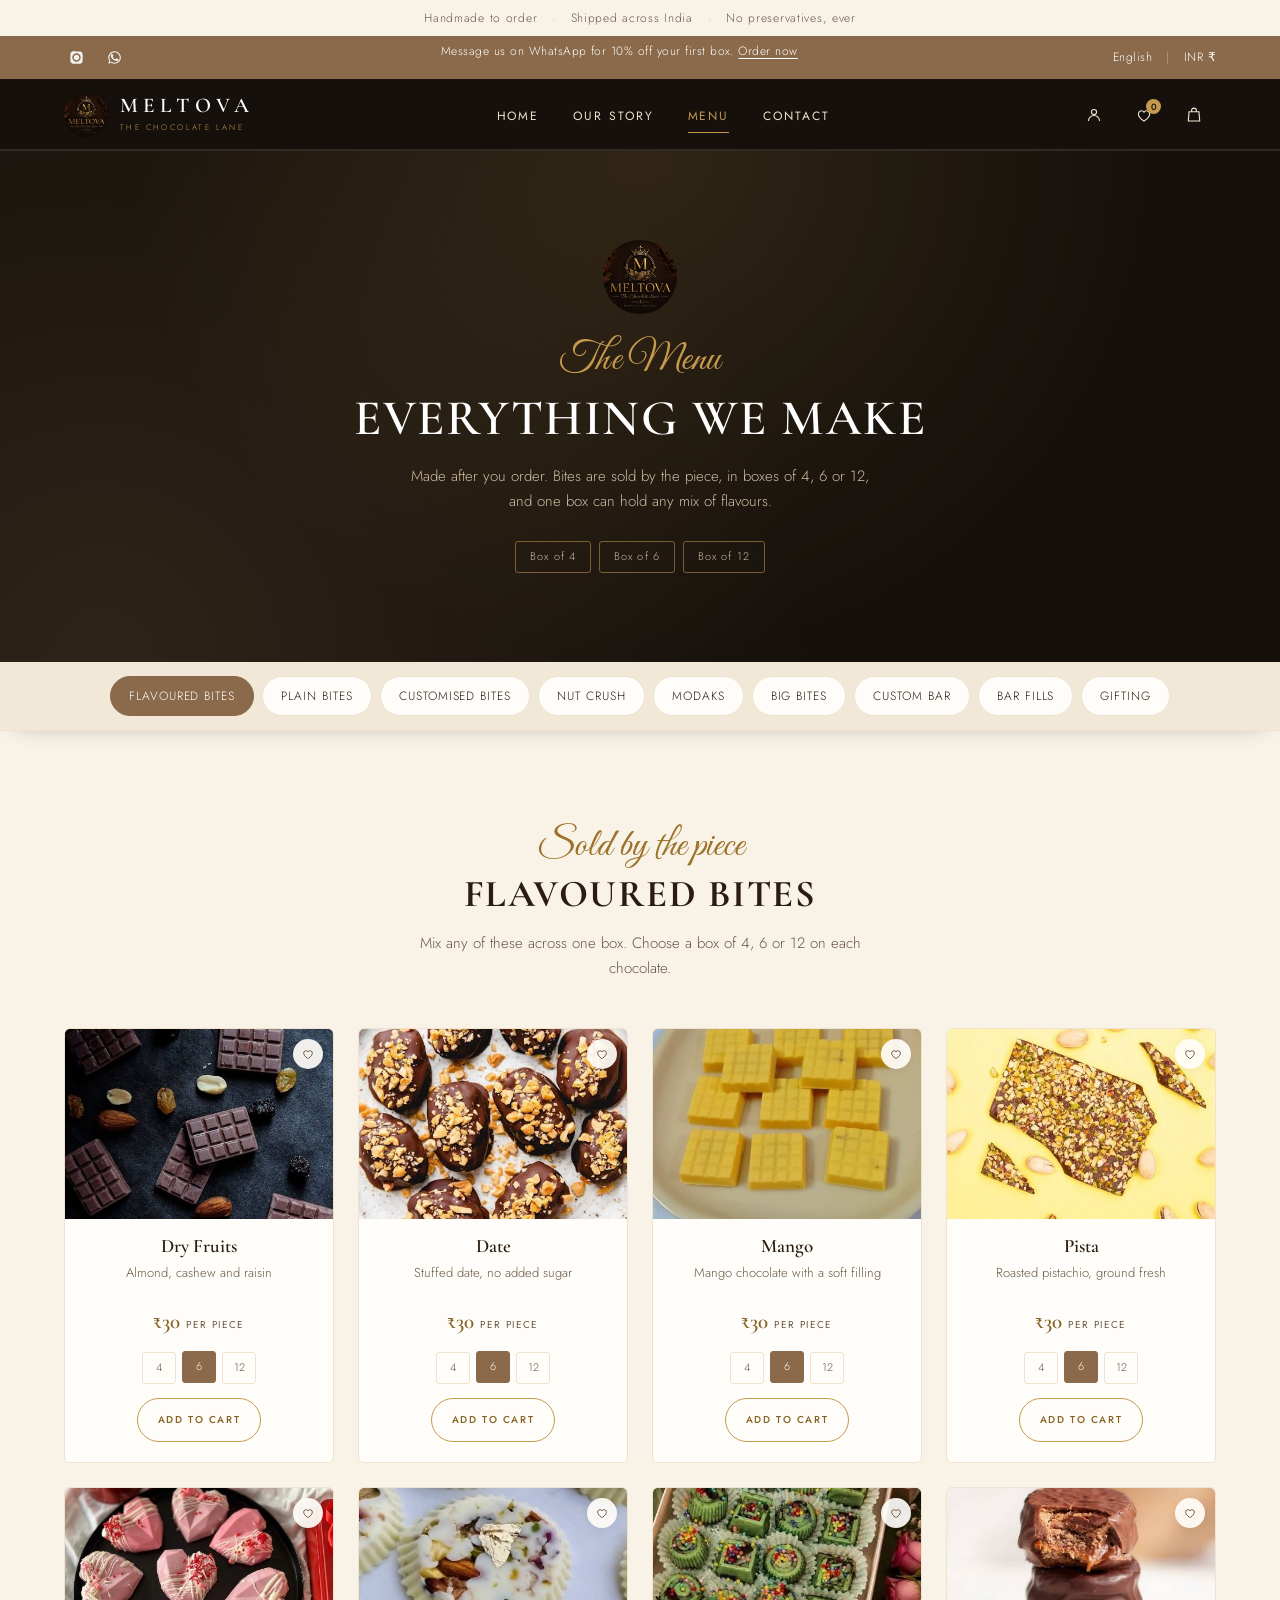
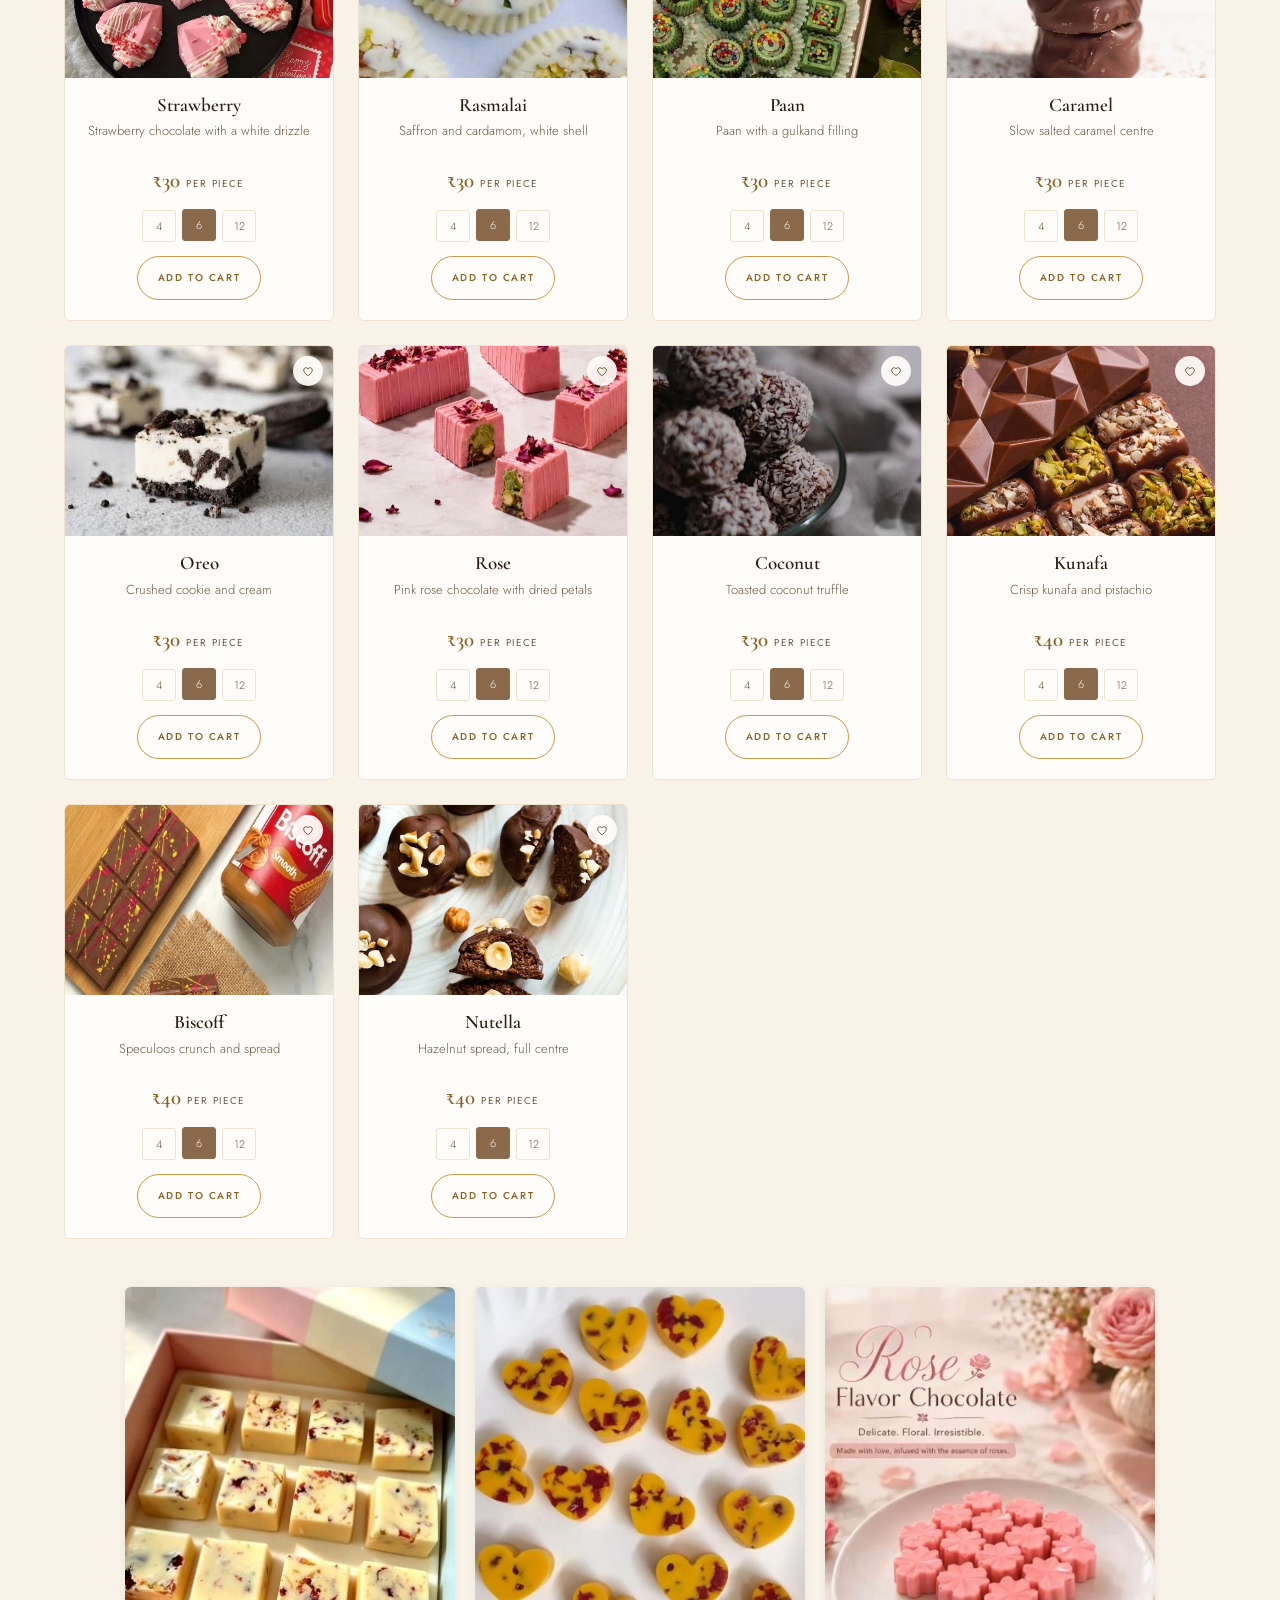
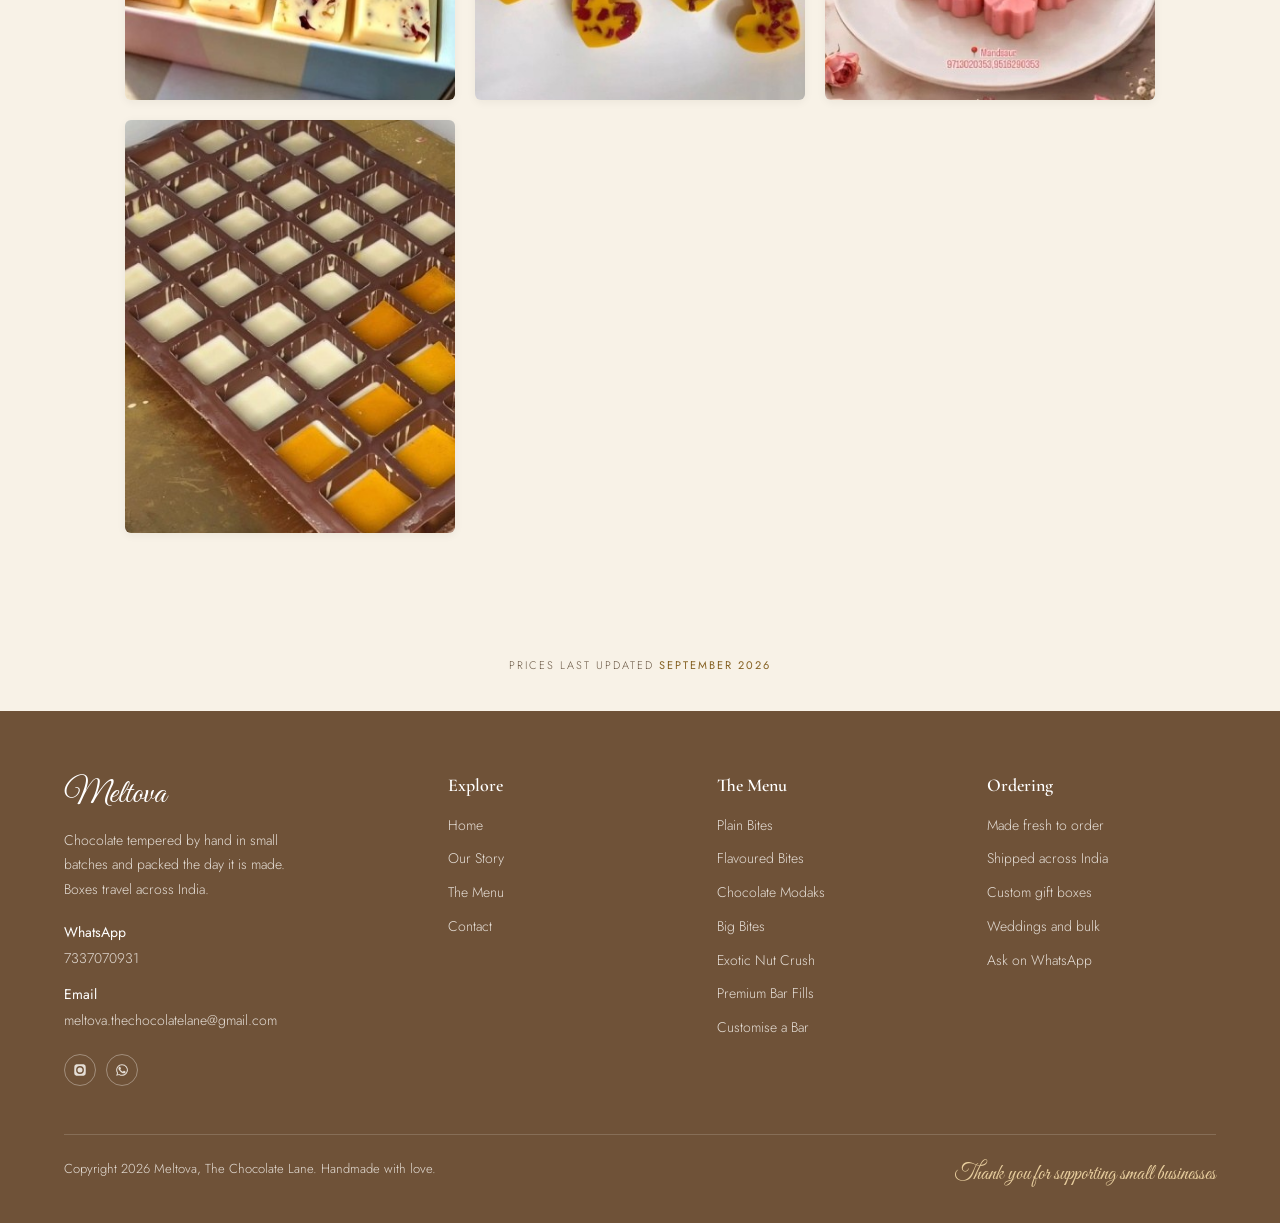
<file: menu.html>
<!DOCTYPE html>
<html lang="en">
<head>
<meta charset="utf-8">
<meta name="viewport" content="width=device-width, initial-scale=1">
<title>The Menu and Prices | Meltova, The Chocolate Lane</title>
<meta name="description" content="The full Meltova menu with prices. Fourteen flavoured bites, plain bites, exotic nut crush and premium bar fills. Order on WhatsApp.">
<link rel="icon" type="image/png" href="assets/img/favicon.png">
<link rel="apple-touch-icon" href="assets/img/favicon.png">
<meta name="theme-color" content="#15100b">

<link rel="canonical" href="https://meltova.in/menu.html">

<!-- Link previews, which is what a customer sees when this address is pasted
     into WhatsApp or Instagram. Both tags need the full address, starting with
     https, or the preview image does not load. TODO owner: if the site later
     moves to its own web address, change SITE_URL in gen_chrome.py and rebuild. -->
<meta property="og:type" content="website">
<meta property="og:site_name" content="Meltova, The Chocolate Lane">
<meta property="og:title" content="The Menu and Prices | Meltova, The Chocolate Lane">
<meta property="og:description" content="The full Meltova menu with prices. Fourteen flavoured bites, plain bites, exotic nut crush and premium bar fills. Order on WhatsApp.">
<meta property="og:url" content="https://meltova.in/menu.html">
<meta property="og:image" content="https://meltova.in/assets/img/og-image.jpg">
<meta property="og:image:alt" content="Handmade Meltova chocolates in a gift box">
<meta name="twitter:card" content="summary_large_image">
<meta name="twitter:title" content="The Menu and Prices | Meltova, The Chocolate Lane">
<meta name="twitter:description" content="The full Meltova menu with prices. Fourteen flavoured bites, plain bites, exotic nut crush and premium bar fills. Order on WhatsApp.">
<meta name="twitter:image" content="https://meltova.in/assets/img/og-image.jpg">

<script>document.documentElement.className += " js";</script>

<link rel="preconnect" href="https://fonts.googleapis.com">
<link rel="preconnect" href="https://fonts.gstatic.com" crossorigin>
<link href="https://fonts.googleapis.com/css2?family=Cormorant+Garamond:wght@500;600;700&amp;family=Great+Vibes&amp;family=Jost:wght@300;400;500&amp;display=swap" rel="stylesheet">
<link rel="stylesheet" href="css/styles.css">
<script src="js/main.js" defer></script>
</head>
<body>
<a class="skip-link" href="#main">Skip to content</a>
<!-- Announcement bar -->
<div class="announce">
  Handmade to order <span class="dot" aria-hidden="true">&#183;</span> Shipped across India <span class="dot" aria-hidden="true">&#183;</span> No preservatives, ever
</div>

<!-- Utility bar -->
<div class="utility">
  <div class="shell">
    <div class="utility__social"><a href="https://www.instagram.com/meltova.thechocolatelane" target="_blank" rel="noopener" aria-label="Meltova on Instagram"><svg viewBox="0 0 24 24" aria-hidden="true"><path d="M12 2.2c3.2 0 3.6 0 4.9.07 1.2.06 1.8.25 2.2.42.6.22 1 .48 1.4.9.4.4.68.8.9 1.4.17.4.36 1 .42 2.2.07 1.3.07 1.7.07 4.9s0 3.6-.07 4.9c-.06 1.2-.25 1.8-.42 2.2a3.8 3.8 0 0 1-.9 1.4c-.4.4-.8.68-1.4.9-.4.17-1 .36-2.2.42-1.3.07-1.7.07-4.9.07s-3.6 0-4.9-.07c-1.2-.06-1.8-.25-2.2-.42a3.8 3.8 0 0 1-1.4-.9 3.8 3.8 0 0 1-.9-1.4c-.17-.4-.36-1-.42-2.2C2.2 15.6 2.2 15.2 2.2 12s0-3.6.08-4.9c.06-1.2.25-1.8.42-2.2.22-.6.5-1 .9-1.4.4-.42.8-.68 1.4-.9.4-.17 1-.36 2.2-.42C8.4 2.2 8.8 2.2 12 2.2Zm0 3.1A6.7 6.7 0 1 0 18.7 12 6.7 6.7 0 0 0 12 5.3Zm0 11A4.3 4.3 0 1 1 16.3 12 4.3 4.3 0 0 1 12 16.3Zm6.9-11.3a1.6 1.6 0 1 1-1.6-1.6 1.6 1.6 0 0 1 1.6 1.6Z"/></svg></a><a href="https://wa.me/917337070931?text=Hi%20Meltova%2C%20I%27d%20like%20to%20order" target="_blank" rel="noopener" aria-label="Meltova on WhatsApp"><svg viewBox="0 0 24 24" aria-hidden="true"><path d="M17.5 14.4c-.3-.15-1.75-.86-2.02-.96-.27-.1-.47-.15-.67.15-.2.3-.77.96-.94 1.16-.17.2-.35.22-.65.07-.3-.15-1.25-.46-2.38-1.47a8.9 8.9 0 0 1-1.64-2.04c-.17-.3-.02-.46.13-.61.13-.14.3-.35.45-.53.15-.18.2-.3.3-.5.1-.2.05-.38-.02-.53-.08-.15-.67-1.61-.92-2.2-.24-.58-.49-.5-.67-.51h-.57c-.2 0-.53.07-.8.37-.28.3-1.05 1.02-1.05 2.5s1.08 2.9 1.23 3.1c.15.2 2.12 3.23 5.13 4.53.72.31 1.28.5 1.71.63.72.23 1.37.2 1.89.12.58-.09 1.77-.72 2.02-1.42.25-.7.25-1.3.17-1.42-.07-.13-.27-.2-.57-.35ZM12 2a10 10 0 0 0-8.5 15.2L2 22l4.93-1.46A10 10 0 1 0 12 2Zm0 18.3a8.28 8.28 0 0 1-4.22-1.16l-.3-.18-3 .89.9-2.93-.2-.3A8.3 8.3 0 1 1 12 20.3Z"/></svg></a></div>
    <p class="utility__note">Message us on WhatsApp for 10% off your first box. <a href="https://wa.me/917337070931?text=Hi%20Meltova%2C%20I%27d%20like%20to%20order" target="_blank" rel="noopener">Order now</a></p>
    <div class="utility__meta"><span>English</span><span class="sep" aria-hidden="true">|</span><span>INR &#8377;</span></div>
  </div>
</div>

<!-- Header -->
<header class="site-header">
  <div class="shell">
    <a class="brand" href="index.html">
      <img src="assets/img/meltova-logo.jpg" alt="Meltova, The Chocolate Lane" width="539" height="540" class="brand__mark" decoding="async">
      <span>
        <span class="brand__name">MELTOVA</span>
        <span class="brand__sub">The Chocolate Lane</span>
      </span>
    </a>

    <nav class="mainnav" aria-label="Main">
      <ul><li><a href="index.html">Home</a></li><li><a href="story.html">Our Story</a></li><li><a href="menu.html" aria-current="page">Menu</a></li><li><a href="contact.html">Contact</a></li></ul>
    </nav>

    <div class="header-icons">
      <button type="button" class="icon-btn icon-btn--account" data-soon aria-label="Account, coming soon"><svg viewBox="0 0 24 24" aria-hidden="true"><circle cx="12" cy="8" r="3.4"/><path d="M4.6 20a7.4 7.4 0 0 1 14.8 0"/></svg></button>
      <button type="button" class="icon-btn icon-btn--wish" data-wish-open aria-label="Your saved list"><svg viewBox="0 0 24 24" aria-hidden="true"><path d="M12 20s-7.5-4.6-7.5-9.4A4.1 4.1 0 0 1 12 8.2a4.1 4.1 0 0 1 7.5 2.4C19.5 15.4 12 20 12 20Z"/></svg><span class="icon-btn__badge" data-wish-count>0</span></button>
      <a class="icon-btn icon-btn--cart" href="cart.html" aria-label="Your box, empty"><svg viewBox="0 0 24 24" aria-hidden="true"><path d="M5.4 7.6h13.2L19.6 20H4.4Z"/><path d="M8.8 7.6V6a3.2 3.2 0 0 1 6.4 0v1.6"/></svg><span class="icon-btn__badge" data-cart-count>0</span></a>
    </div>

    <button class="hamburger" type="button" aria-expanded="false" aria-controls="mobilenav" aria-label="Menu">
      <span></span><span></span><span></span>
    </button>
  </div>
  <nav class="mobilenav" id="mobilenav" aria-label="Mobile"><a href="index.html">Home</a><a href="story.html">Our Story</a><a href="menu.html" aria-current="page">Menu</a><a href="contact.html">Contact</a></nav>
  <div class="scroll-progress" aria-hidden="true"><i></i></div>
</header>
<main id="main">

<!-- Page hero -->
<section class="pagehero">
  <div class="shell">
    <img src="assets/img/meltova-logo.jpg" alt="Meltova, The Chocolate Lane" width="539" height="540" class="pagehero__mark" decoding="async">
    <span class="pagehero__script">The Menu</span>
    <h1>Everything we make</h1>
    <p>Made after you order. Bites are sold by the piece, in boxes of 4, 6 or 12, and one box can hold any mix of flavours.</p>
    <div class="chips" aria-label="Box sizes">
      <span class="chip">Box of 4</span><span class="chip">Box of 6</span><span class="chip">Box of 12</span>
    </div>
  </div>
</section>

<!-- Jump to a section, phones only -->
<!-- Menu categories. One shows at a time; the script does the switching and
     these links still jump to the sections when it is not running. -->
<nav class="tabs" aria-label="Menu categories">
  <div class="shell tabs__row">
    <button type="button" class="tabs__arrow tabs__arrow--prev" aria-label="Earlier categories" hidden><svg viewBox="0 0 24 24" aria-hidden="true"><path d="M14.5 6 8.5 12l6 6" fill="none" stroke="currentColor" stroke-width="2" stroke-linecap="round" stroke-linejoin="round"/></svg></button>
    <ul class="tabs__list" role="tablist">
      <li role="presentation"><a class="tabs__tab is-on" role="tab" id="tab-flavoured-bites" href="#flavoured-bites" aria-controls="flavoured-bites" aria-selected="true">Flavoured Bites</a></li>
      <li role="presentation"><a class="tabs__tab" role="tab" id="tab-plain-bites" href="#plain-bites" aria-controls="plain-bites" aria-selected="false">Plain Bites</a></li>
      <li role="presentation"><a class="tabs__tab" role="tab" id="tab-custom-bites" href="#custom-bites" aria-controls="custom-bites" aria-selected="false">Customised Bites</a></li>
      <li role="presentation"><a class="tabs__tab" role="tab" id="tab-nut-crush" href="#nut-crush" aria-controls="nut-crush" aria-selected="false">Nut Crush</a></li>
      <li role="presentation"><a class="tabs__tab" role="tab" id="tab-modaks" href="#modaks" aria-controls="modaks" aria-selected="false">Modaks</a></li>
      <li role="presentation"><a class="tabs__tab" role="tab" id="tab-big-bites" href="#big-bites" aria-controls="big-bites" aria-selected="false">Big Bites</a></li>
      <li role="presentation"><a class="tabs__tab" role="tab" id="tab-customise" href="#customise" aria-controls="customise" aria-selected="false">Custom Bar</a></li>
      <li role="presentation"><a class="tabs__tab" role="tab" id="tab-bar-fills" href="#bar-fills" aria-controls="bar-fills" aria-selected="false">Bar Fills</a></li>
      <li role="presentation"><a class="tabs__tab" role="tab" id="tab-gift-boxes" href="#gift-boxes" aria-controls="gift-boxes" aria-selected="false">Gifting</a></li>
    </ul>
    <!-- Phones only. The arrows page the strip along and hide at either end;
         All lifts every category in a sheet from the bottom of the screen. -->
    <button type="button" class="tabs__arrow tabs__arrow--next" aria-label="More categories"><svg viewBox="0 0 24 24" aria-hidden="true"><path d="m9.5 6 6 6-6 6" fill="none" stroke="currentColor" stroke-width="2" stroke-linecap="round" stroke-linejoin="round"/></svg></button>
    <button type="button" class="tabs__all" aria-haspopup="dialog" aria-expanded="false" aria-controls="tabs-sheet"><svg viewBox="0 0 24 24" aria-hidden="true"><path d="M4 4h6v6H4zM14 4h6v6h-6zM4 14h6v6H4zM14 14h6v6h-6z" fill="none" stroke="currentColor" stroke-width="1.8" stroke-linejoin="round"/></svg><span class="tabs__all-text">All</span></button>
  </div>
</nav>
<div class="tabs-sheet" id="tabs-sheet" role="dialog" aria-modal="true" aria-labelledby="tabs-sheet-h" hidden>
  <div class="tabs-sheet__scrim" data-sheet-close></div>
  <div class="tabs-sheet__panel">
    <div class="tabs-sheet__grip" aria-hidden="true"></div>
    <div class="tabs-sheet__head">
      <h2 class="tabs-sheet__h" id="tabs-sheet-h">The Menu</h2>
      <button type="button" class="tabs-sheet__close" data-sheet-close aria-label="Close"><svg viewBox="0 0 24 24" aria-hidden="true"><path d="M6 6l12 12M18 6 6 18" fill="none" stroke="currentColor" stroke-width="2" stroke-linecap="round"/></svg></button>
    </div>
    <ul class="tabs-sheet__list"></ul>
  </div>
</div>
<div class="tabs__panels">

<!-- Flavoured bites -->
<section class="section" id="flavoured-bites" role="tabpanel" aria-labelledby="tab-flavoured-bites">
  <div class="shell">
    <div class="head reveal">
      <span class="head__script">Sold by the piece</span>
      <h2 class="head__title" id="flav-h">Flavoured Bites</h2>
      <p class="head__note">Mix any of these across one box. Choose a box of 4, 6 or 12 on each chocolate.</p>
    </div>
    <div class="grid-cards" data-stagger>
          <article class="card">
            <div class="card__media">
              <img src="assets/img/bite-dryfruits.jpg" alt="Dry Fruits chocolate bites" width="500" height="500" decoding="async">
              
              <button type="button" class="card__heart" data-wish="bite-dryfruits" aria-pressed="false" aria-label="Save Dry Fruits to your list"><svg viewBox="0 0 24 24" aria-hidden="true"><path d="M12 20s-7.5-4.6-7.5-9.4A4.1 4.1 0 0 1 12 8.2a4.1 4.1 0 0 1 7.5 2.4C19.5 15.4 12 20 12 20Z"/></svg></button>
            </div>
            <div class="card__body">
              
              <h3 class="card__name">Dry Fruits</h3>
              <p class="card__desc">Almond, cashew and raisin</p>
              <p class="card__price">&#8377;30<span class="unit">per piece</span></p>
              <fieldset class="chips"><legend class="sr-only">Box size for Dry Fruits bites</legend><span class="chips__cap" aria-hidden="true">Box</span><input class="chip__input" type="radio" id="box-bite-dryfruits-4" name="box-bite-dryfruits" value="4"><label class="chip" for="box-bite-dryfruits-4">4</label><input class="chip__input" type="radio" id="box-bite-dryfruits-6" name="box-bite-dryfruits" value="6" checked><label class="chip" for="box-bite-dryfruits-6">6</label><input class="chip__input" type="radio" id="box-bite-dryfruits-12" name="box-bite-dryfruits" value="12"><label class="chip" for="box-bite-dryfruits-12">12</label></fieldset>
              <div class="card__cta">
                <button type="button" class="btn btn--ghost-cream card__add"
                  data-id="bite-dryfruits" data-name="Dry Fruits bites" data-price="30"
                  data-unit="per piece" data-img="bite-dryfruits.jpg" data-box="1">
                  <span class="card__add-text">Add to cart</span>
                  <span class="card__add-done" aria-hidden="true"><svg viewBox="0 0 24 24" aria-hidden="true"><path d="m5 12.5 4.5 4.5L19 7.5" fill="none" stroke="currentColor" stroke-width="2.2" stroke-linecap="round" stroke-linejoin="round"/></svg> Added</span>
                </button>
                <a class="btn btn--ghost-cream card__wa" href="https://wa.me/917337070931?text=Hi%20Meltova%2C%20I%27d%20like%20to%20order%20the%20Dry%20Fruits%20bites" target="_blank" rel="noopener">Order on WhatsApp<span class="sr-only"> about Dry Fruits</span></a>
              </div>
            </div>
          </article>
          <article class="card">
            <div class="card__media">
              <img src="assets/img/bite-date.jpg" alt="Date chocolate bites" width="452" height="678" decoding="async">
              
              <button type="button" class="card__heart" data-wish="bite-date" aria-pressed="false" aria-label="Save Date to your list"><svg viewBox="0 0 24 24" aria-hidden="true"><path d="M12 20s-7.5-4.6-7.5-9.4A4.1 4.1 0 0 1 12 8.2a4.1 4.1 0 0 1 7.5 2.4C19.5 15.4 12 20 12 20Z"/></svg></button>
            </div>
            <div class="card__body">
              
              <h3 class="card__name">Date</h3>
              <p class="card__desc">Stuffed date, no added sugar</p>
              <p class="card__price">&#8377;30<span class="unit">per piece</span></p>
              <fieldset class="chips"><legend class="sr-only">Box size for Date bites</legend><span class="chips__cap" aria-hidden="true">Box</span><input class="chip__input" type="radio" id="box-bite-date-4" name="box-bite-date" value="4"><label class="chip" for="box-bite-date-4">4</label><input class="chip__input" type="radio" id="box-bite-date-6" name="box-bite-date" value="6" checked><label class="chip" for="box-bite-date-6">6</label><input class="chip__input" type="radio" id="box-bite-date-12" name="box-bite-date" value="12"><label class="chip" for="box-bite-date-12">12</label></fieldset>
              <div class="card__cta">
                <button type="button" class="btn btn--ghost-cream card__add"
                  data-id="bite-date" data-name="Date bites" data-price="30"
                  data-unit="per piece" data-img="bite-date.jpg" data-box="1">
                  <span class="card__add-text">Add to cart</span>
                  <span class="card__add-done" aria-hidden="true"><svg viewBox="0 0 24 24" aria-hidden="true"><path d="m5 12.5 4.5 4.5L19 7.5" fill="none" stroke="currentColor" stroke-width="2.2" stroke-linecap="round" stroke-linejoin="round"/></svg> Added</span>
                </button>
                <a class="btn btn--ghost-cream card__wa" href="https://wa.me/917337070931?text=Hi%20Meltova%2C%20I%27d%20like%20to%20order%20the%20Date%20bites" target="_blank" rel="noopener">Order on WhatsApp<span class="sr-only"> about Date</span></a>
              </div>
            </div>
          </article>
          <article class="card">
            <div class="card__media">
              <img src="assets/img/bite-mango.jpg" alt="Mango Delight chocolate squares on a plate" width="438" height="570" decoding="async">
              
              <button type="button" class="card__heart" data-wish="bite-mango" aria-pressed="false" aria-label="Save Mango to your list"><svg viewBox="0 0 24 24" aria-hidden="true"><path d="M12 20s-7.5-4.6-7.5-9.4A4.1 4.1 0 0 1 12 8.2a4.1 4.1 0 0 1 7.5 2.4C19.5 15.4 12 20 12 20Z"/></svg></button>
            </div>
            <div class="card__body">
              
              <h3 class="card__name">Mango</h3>
              <p class="card__desc">Mango chocolate with a soft filling</p>
              <p class="card__price">&#8377;30<span class="unit">per piece</span></p>
              <fieldset class="chips"><legend class="sr-only">Box size for Mango bites</legend><span class="chips__cap" aria-hidden="true">Box</span><input class="chip__input" type="radio" id="box-bite-mango-4" name="box-bite-mango" value="4"><label class="chip" for="box-bite-mango-4">4</label><input class="chip__input" type="radio" id="box-bite-mango-6" name="box-bite-mango" value="6" checked><label class="chip" for="box-bite-mango-6">6</label><input class="chip__input" type="radio" id="box-bite-mango-12" name="box-bite-mango" value="12"><label class="chip" for="box-bite-mango-12">12</label></fieldset>
              <div class="card__cta">
                <button type="button" class="btn btn--ghost-cream card__add"
                  data-id="bite-mango" data-name="Mango bites" data-price="30"
                  data-unit="per piece" data-img="bite-mango.jpg" data-box="1">
                  <span class="card__add-text">Add to cart</span>
                  <span class="card__add-done" aria-hidden="true"><svg viewBox="0 0 24 24" aria-hidden="true"><path d="m5 12.5 4.5 4.5L19 7.5" fill="none" stroke="currentColor" stroke-width="2.2" stroke-linecap="round" stroke-linejoin="round"/></svg> Added</span>
                </button>
                <a class="btn btn--ghost-cream card__wa" href="https://wa.me/917337070931?text=Hi%20Meltova%2C%20I%27d%20like%20to%20order%20the%20Mango%20bites" target="_blank" rel="noopener">Order on WhatsApp<span class="sr-only"> about Mango</span></a>
              </div>
            </div>
          </article>
          <article class="card">
            <div class="card__media">
              <img src="assets/img/bite-pista.jpg" alt="Pista chocolate bites" width="500" height="500" decoding="async">
              
              <button type="button" class="card__heart" data-wish="bite-pista" aria-pressed="false" aria-label="Save Pista to your list"><svg viewBox="0 0 24 24" aria-hidden="true"><path d="M12 20s-7.5-4.6-7.5-9.4A4.1 4.1 0 0 1 12 8.2a4.1 4.1 0 0 1 7.5 2.4C19.5 15.4 12 20 12 20Z"/></svg></button>
            </div>
            <div class="card__body">
              
              <h3 class="card__name">Pista</h3>
              <p class="card__desc">Roasted pistachio, ground fresh</p>
              <p class="card__price">&#8377;30<span class="unit">per piece</span></p>
              <fieldset class="chips"><legend class="sr-only">Box size for Pista bites</legend><span class="chips__cap" aria-hidden="true">Box</span><input class="chip__input" type="radio" id="box-bite-pista-4" name="box-bite-pista" value="4"><label class="chip" for="box-bite-pista-4">4</label><input class="chip__input" type="radio" id="box-bite-pista-6" name="box-bite-pista" value="6" checked><label class="chip" for="box-bite-pista-6">6</label><input class="chip__input" type="radio" id="box-bite-pista-12" name="box-bite-pista" value="12"><label class="chip" for="box-bite-pista-12">12</label></fieldset>
              <div class="card__cta">
                <button type="button" class="btn btn--ghost-cream card__add"
                  data-id="bite-pista" data-name="Pista bites" data-price="30"
                  data-unit="per piece" data-img="bite-pista.jpg" data-box="1">
                  <span class="card__add-text">Add to cart</span>
                  <span class="card__add-done" aria-hidden="true"><svg viewBox="0 0 24 24" aria-hidden="true"><path d="m5 12.5 4.5 4.5L19 7.5" fill="none" stroke="currentColor" stroke-width="2.2" stroke-linecap="round" stroke-linejoin="round"/></svg> Added</span>
                </button>
                <a class="btn btn--ghost-cream card__wa" href="https://wa.me/917337070931?text=Hi%20Meltova%2C%20I%27d%20like%20to%20order%20the%20Pista%20bites" target="_blank" rel="noopener">Order on WhatsApp<span class="sr-only"> about Pista</span></a>
              </div>
            </div>
          </article>
          <article class="card">
            <div class="card__media">
              <img src="assets/img/bite-strawberry.jpg" alt="Pink strawberry chocolate hearts with a white drizzle" width="465" height="456" loading="lazy" decoding="async">
              
              <button type="button" class="card__heart" data-wish="bite-strawberry" aria-pressed="false" aria-label="Save Strawberry to your list"><svg viewBox="0 0 24 24" aria-hidden="true"><path d="M12 20s-7.5-4.6-7.5-9.4A4.1 4.1 0 0 1 12 8.2a4.1 4.1 0 0 1 7.5 2.4C19.5 15.4 12 20 12 20Z"/></svg></button>
            </div>
            <div class="card__body">
              
              <h3 class="card__name">Strawberry</h3>
              <p class="card__desc">Strawberry chocolate with a white drizzle</p>
              <p class="card__price">&#8377;30<span class="unit">per piece</span></p>
              <fieldset class="chips"><legend class="sr-only">Box size for Strawberry bites</legend><span class="chips__cap" aria-hidden="true">Box</span><input class="chip__input" type="radio" id="box-bite-strawberry-4" name="box-bite-strawberry" value="4"><label class="chip" for="box-bite-strawberry-4">4</label><input class="chip__input" type="radio" id="box-bite-strawberry-6" name="box-bite-strawberry" value="6" checked><label class="chip" for="box-bite-strawberry-6">6</label><input class="chip__input" type="radio" id="box-bite-strawberry-12" name="box-bite-strawberry" value="12"><label class="chip" for="box-bite-strawberry-12">12</label></fieldset>
              <div class="card__cta">
                <button type="button" class="btn btn--ghost-cream card__add"
                  data-id="bite-strawberry" data-name="Strawberry bites" data-price="30"
                  data-unit="per piece" data-img="bite-strawberry.jpg" data-box="1">
                  <span class="card__add-text">Add to cart</span>
                  <span class="card__add-done" aria-hidden="true"><svg viewBox="0 0 24 24" aria-hidden="true"><path d="m5 12.5 4.5 4.5L19 7.5" fill="none" stroke="currentColor" stroke-width="2.2" stroke-linecap="round" stroke-linejoin="round"/></svg> Added</span>
                </button>
                <a class="btn btn--ghost-cream card__wa" href="https://wa.me/917337070931?text=Hi%20Meltova%2C%20I%27d%20like%20to%20order%20the%20Strawberry%20bites" target="_blank" rel="noopener">Order on WhatsApp<span class="sr-only"> about Strawberry</span></a>
              </div>
            </div>
          </article>
          <article class="card">
            <div class="card__media">
              <img src="assets/img/bite-rasmalai.jpg" alt="White rasmalai chocolate bites topped with pistachio, nuts and gold leaf" width="288" height="477" loading="lazy" decoding="async">
              
              <button type="button" class="card__heart" data-wish="bite-rasmalai" aria-pressed="false" aria-label="Save Rasmalai to your list"><svg viewBox="0 0 24 24" aria-hidden="true"><path d="M12 20s-7.5-4.6-7.5-9.4A4.1 4.1 0 0 1 12 8.2a4.1 4.1 0 0 1 7.5 2.4C19.5 15.4 12 20 12 20Z"/></svg></button>
            </div>
            <div class="card__body">
              
              <h3 class="card__name">Rasmalai</h3>
              <p class="card__desc">Saffron and cardamom, white shell</p>
              <p class="card__price">&#8377;30<span class="unit">per piece</span></p>
              <fieldset class="chips"><legend class="sr-only">Box size for Rasmalai bites</legend><span class="chips__cap" aria-hidden="true">Box</span><input class="chip__input" type="radio" id="box-bite-rasmalai-4" name="box-bite-rasmalai" value="4"><label class="chip" for="box-bite-rasmalai-4">4</label><input class="chip__input" type="radio" id="box-bite-rasmalai-6" name="box-bite-rasmalai" value="6" checked><label class="chip" for="box-bite-rasmalai-6">6</label><input class="chip__input" type="radio" id="box-bite-rasmalai-12" name="box-bite-rasmalai" value="12"><label class="chip" for="box-bite-rasmalai-12">12</label></fieldset>
              <div class="card__cta">
                <button type="button" class="btn btn--ghost-cream card__add"
                  data-id="bite-rasmalai" data-name="Rasmalai bites" data-price="30"
                  data-unit="per piece" data-img="bite-rasmalai.jpg" data-box="1">
                  <span class="card__add-text">Add to cart</span>
                  <span class="card__add-done" aria-hidden="true"><svg viewBox="0 0 24 24" aria-hidden="true"><path d="m5 12.5 4.5 4.5L19 7.5" fill="none" stroke="currentColor" stroke-width="2.2" stroke-linecap="round" stroke-linejoin="round"/></svg> Added</span>
                </button>
                <a class="btn btn--ghost-cream card__wa" href="https://wa.me/917337070931?text=Hi%20Meltova%2C%20I%27d%20like%20to%20order%20the%20Rasmalai%20bites" target="_blank" rel="noopener">Order on WhatsApp<span class="sr-only"> about Rasmalai</span></a>
              </div>
            </div>
          </article>
          <article class="card">
            <div class="card__media">
              <img src="assets/img/bite-paan.jpg" alt="Paan chocolate bites" width="430" height="490" loading="lazy" decoding="async">
              
              <button type="button" class="card__heart" data-wish="bite-paan" aria-pressed="false" aria-label="Save Paan to your list"><svg viewBox="0 0 24 24" aria-hidden="true"><path d="M12 20s-7.5-4.6-7.5-9.4A4.1 4.1 0 0 1 12 8.2a4.1 4.1 0 0 1 7.5 2.4C19.5 15.4 12 20 12 20Z"/></svg></button>
            </div>
            <div class="card__body">
              
              <h3 class="card__name">Paan</h3>
              <p class="card__desc">Paan with a gulkand filling</p>
              <p class="card__price">&#8377;30<span class="unit">per piece</span></p>
              <fieldset class="chips"><legend class="sr-only">Box size for Paan bites</legend><span class="chips__cap" aria-hidden="true">Box</span><input class="chip__input" type="radio" id="box-bite-paan-4" name="box-bite-paan" value="4"><label class="chip" for="box-bite-paan-4">4</label><input class="chip__input" type="radio" id="box-bite-paan-6" name="box-bite-paan" value="6" checked><label class="chip" for="box-bite-paan-6">6</label><input class="chip__input" type="radio" id="box-bite-paan-12" name="box-bite-paan" value="12"><label class="chip" for="box-bite-paan-12">12</label></fieldset>
              <div class="card__cta">
                <button type="button" class="btn btn--ghost-cream card__add"
                  data-id="bite-paan" data-name="Paan bites" data-price="30"
                  data-unit="per piece" data-img="bite-paan.jpg" data-box="1">
                  <span class="card__add-text">Add to cart</span>
                  <span class="card__add-done" aria-hidden="true"><svg viewBox="0 0 24 24" aria-hidden="true"><path d="m5 12.5 4.5 4.5L19 7.5" fill="none" stroke="currentColor" stroke-width="2.2" stroke-linecap="round" stroke-linejoin="round"/></svg> Added</span>
                </button>
                <a class="btn btn--ghost-cream card__wa" href="https://wa.me/917337070931?text=Hi%20Meltova%2C%20I%27d%20like%20to%20order%20the%20Paan%20bites" target="_blank" rel="noopener">Order on WhatsApp<span class="sr-only"> about Paan</span></a>
              </div>
            </div>
          </article>
          <article class="card">
            <div class="card__media">
              <img src="assets/img/bite-caramel.jpg" alt="Caramel chocolate bites" width="500" height="500" loading="lazy" decoding="async">
              
              <button type="button" class="card__heart" data-wish="bite-caramel" aria-pressed="false" aria-label="Save Caramel to your list"><svg viewBox="0 0 24 24" aria-hidden="true"><path d="M12 20s-7.5-4.6-7.5-9.4A4.1 4.1 0 0 1 12 8.2a4.1 4.1 0 0 1 7.5 2.4C19.5 15.4 12 20 12 20Z"/></svg></button>
            </div>
            <div class="card__body">
              
              <h3 class="card__name">Caramel</h3>
              <p class="card__desc">Slow salted caramel centre</p>
              <p class="card__price">&#8377;30<span class="unit">per piece</span></p>
              <fieldset class="chips"><legend class="sr-only">Box size for Caramel bites</legend><span class="chips__cap" aria-hidden="true">Box</span><input class="chip__input" type="radio" id="box-bite-caramel-4" name="box-bite-caramel" value="4"><label class="chip" for="box-bite-caramel-4">4</label><input class="chip__input" type="radio" id="box-bite-caramel-6" name="box-bite-caramel" value="6" checked><label class="chip" for="box-bite-caramel-6">6</label><input class="chip__input" type="radio" id="box-bite-caramel-12" name="box-bite-caramel" value="12"><label class="chip" for="box-bite-caramel-12">12</label></fieldset>
              <div class="card__cta">
                <button type="button" class="btn btn--ghost-cream card__add"
                  data-id="bite-caramel" data-name="Caramel bites" data-price="30"
                  data-unit="per piece" data-img="bite-caramel.jpg" data-box="1">
                  <span class="card__add-text">Add to cart</span>
                  <span class="card__add-done" aria-hidden="true"><svg viewBox="0 0 24 24" aria-hidden="true"><path d="m5 12.5 4.5 4.5L19 7.5" fill="none" stroke="currentColor" stroke-width="2.2" stroke-linecap="round" stroke-linejoin="round"/></svg> Added</span>
                </button>
                <a class="btn btn--ghost-cream card__wa" href="https://wa.me/917337070931?text=Hi%20Meltova%2C%20I%27d%20like%20to%20order%20the%20Caramel%20bites" target="_blank" rel="noopener">Order on WhatsApp<span class="sr-only"> about Caramel</span></a>
              </div>
            </div>
          </article>
          <article class="card">
            <div class="card__media">
              <img src="assets/img/bite-oreo.jpg" alt="Oreo chocolate bites" width="420" height="300" loading="lazy" decoding="async">
              
              <button type="button" class="card__heart" data-wish="bite-oreo" aria-pressed="false" aria-label="Save Oreo to your list"><svg viewBox="0 0 24 24" aria-hidden="true"><path d="M12 20s-7.5-4.6-7.5-9.4A4.1 4.1 0 0 1 12 8.2a4.1 4.1 0 0 1 7.5 2.4C19.5 15.4 12 20 12 20Z"/></svg></button>
            </div>
            <div class="card__body">
              
              <h3 class="card__name">Oreo</h3>
              <p class="card__desc">Crushed cookie and cream</p>
              <p class="card__price">&#8377;30<span class="unit">per piece</span></p>
              <fieldset class="chips"><legend class="sr-only">Box size for Oreo bites</legend><span class="chips__cap" aria-hidden="true">Box</span><input class="chip__input" type="radio" id="box-bite-oreo-4" name="box-bite-oreo" value="4"><label class="chip" for="box-bite-oreo-4">4</label><input class="chip__input" type="radio" id="box-bite-oreo-6" name="box-bite-oreo" value="6" checked><label class="chip" for="box-bite-oreo-6">6</label><input class="chip__input" type="radio" id="box-bite-oreo-12" name="box-bite-oreo" value="12"><label class="chip" for="box-bite-oreo-12">12</label></fieldset>
              <div class="card__cta">
                <button type="button" class="btn btn--ghost-cream card__add"
                  data-id="bite-oreo" data-name="Oreo bites" data-price="30"
                  data-unit="per piece" data-img="bite-oreo.jpg" data-box="1">
                  <span class="card__add-text">Add to cart</span>
                  <span class="card__add-done" aria-hidden="true"><svg viewBox="0 0 24 24" aria-hidden="true"><path d="m5 12.5 4.5 4.5L19 7.5" fill="none" stroke="currentColor" stroke-width="2.2" stroke-linecap="round" stroke-linejoin="round"/></svg> Added</span>
                </button>
                <a class="btn btn--ghost-cream card__wa" href="https://wa.me/917337070931?text=Hi%20Meltova%2C%20I%27d%20like%20to%20order%20the%20Oreo%20bites" target="_blank" rel="noopener">Order on WhatsApp<span class="sr-only"> about Oreo</span></a>
              </div>
            </div>
          </article>
          <article class="card">
            <div class="card__media">
              <img src="assets/img/bite-rose.jpg" alt="Pink rose chocolate with dried petals, one piece cut open to show the pistachio centre" width="500" height="526" loading="lazy" decoding="async">
              
              <button type="button" class="card__heart" data-wish="bite-rose" aria-pressed="false" aria-label="Save Rose to your list"><svg viewBox="0 0 24 24" aria-hidden="true"><path d="M12 20s-7.5-4.6-7.5-9.4A4.1 4.1 0 0 1 12 8.2a4.1 4.1 0 0 1 7.5 2.4C19.5 15.4 12 20 12 20Z"/></svg></button>
            </div>
            <div class="card__body">
              
              <h3 class="card__name">Rose</h3>
              <p class="card__desc">Pink rose chocolate with dried petals</p>
              <p class="card__price">&#8377;30<span class="unit">per piece</span></p>
              <fieldset class="chips"><legend class="sr-only">Box size for Rose bites</legend><span class="chips__cap" aria-hidden="true">Box</span><input class="chip__input" type="radio" id="box-bite-rose-4" name="box-bite-rose" value="4"><label class="chip" for="box-bite-rose-4">4</label><input class="chip__input" type="radio" id="box-bite-rose-6" name="box-bite-rose" value="6" checked><label class="chip" for="box-bite-rose-6">6</label><input class="chip__input" type="radio" id="box-bite-rose-12" name="box-bite-rose" value="12"><label class="chip" for="box-bite-rose-12">12</label></fieldset>
              <div class="card__cta">
                <button type="button" class="btn btn--ghost-cream card__add"
                  data-id="bite-rose" data-name="Rose bites" data-price="30"
                  data-unit="per piece" data-img="bite-rose.jpg" data-box="1">
                  <span class="card__add-text">Add to cart</span>
                  <span class="card__add-done" aria-hidden="true"><svg viewBox="0 0 24 24" aria-hidden="true"><path d="m5 12.5 4.5 4.5L19 7.5" fill="none" stroke="currentColor" stroke-width="2.2" stroke-linecap="round" stroke-linejoin="round"/></svg> Added</span>
                </button>
                <a class="btn btn--ghost-cream card__wa" href="https://wa.me/917337070931?text=Hi%20Meltova%2C%20I%27d%20like%20to%20order%20the%20Rose%20bites" target="_blank" rel="noopener">Order on WhatsApp<span class="sr-only"> about Rose</span></a>
              </div>
            </div>
          </article>
          <article class="card">
            <div class="card__media">
              <img src="assets/img/bite-coconut.jpg" alt="Coconut chocolate bites" width="500" height="500" loading="lazy" decoding="async">
              
              <button type="button" class="card__heart" data-wish="bite-coconut" aria-pressed="false" aria-label="Save Coconut to your list"><svg viewBox="0 0 24 24" aria-hidden="true"><path d="M12 20s-7.5-4.6-7.5-9.4A4.1 4.1 0 0 1 12 8.2a4.1 4.1 0 0 1 7.5 2.4C19.5 15.4 12 20 12 20Z"/></svg></button>
            </div>
            <div class="card__body">
              
              <h3 class="card__name">Coconut</h3>
              <p class="card__desc">Toasted coconut truffle</p>
              <p class="card__price">&#8377;30<span class="unit">per piece</span></p>
              <fieldset class="chips"><legend class="sr-only">Box size for Coconut bites</legend><span class="chips__cap" aria-hidden="true">Box</span><input class="chip__input" type="radio" id="box-bite-coconut-4" name="box-bite-coconut" value="4"><label class="chip" for="box-bite-coconut-4">4</label><input class="chip__input" type="radio" id="box-bite-coconut-6" name="box-bite-coconut" value="6" checked><label class="chip" for="box-bite-coconut-6">6</label><input class="chip__input" type="radio" id="box-bite-coconut-12" name="box-bite-coconut" value="12"><label class="chip" for="box-bite-coconut-12">12</label></fieldset>
              <div class="card__cta">
                <button type="button" class="btn btn--ghost-cream card__add"
                  data-id="bite-coconut" data-name="Coconut bites" data-price="30"
                  data-unit="per piece" data-img="bite-coconut.jpg" data-box="1">
                  <span class="card__add-text">Add to cart</span>
                  <span class="card__add-done" aria-hidden="true"><svg viewBox="0 0 24 24" aria-hidden="true"><path d="m5 12.5 4.5 4.5L19 7.5" fill="none" stroke="currentColor" stroke-width="2.2" stroke-linecap="round" stroke-linejoin="round"/></svg> Added</span>
                </button>
                <a class="btn btn--ghost-cream card__wa" href="https://wa.me/917337070931?text=Hi%20Meltova%2C%20I%27d%20like%20to%20order%20the%20Coconut%20bites" target="_blank" rel="noopener">Order on WhatsApp<span class="sr-only"> about Coconut</span></a>
              </div>
            </div>
          </article>
          <article class="card">
            <div class="card__media">
              <img src="assets/img/bite-kunafa.jpg" alt="Kunafa chocolate bites" width="500" height="500" loading="lazy" decoding="async">
              
              <button type="button" class="card__heart" data-wish="bite-kunafa" aria-pressed="false" aria-label="Save Kunafa to your list"><svg viewBox="0 0 24 24" aria-hidden="true"><path d="M12 20s-7.5-4.6-7.5-9.4A4.1 4.1 0 0 1 12 8.2a4.1 4.1 0 0 1 7.5 2.4C19.5 15.4 12 20 12 20Z"/></svg></button>
            </div>
            <div class="card__body">
              
              <h3 class="card__name">Kunafa</h3>
              <p class="card__desc">Crisp kunafa and pistachio</p>
              <p class="card__price">&#8377;40<span class="unit">per piece</span></p>
              <fieldset class="chips"><legend class="sr-only">Box size for Kunafa bites</legend><span class="chips__cap" aria-hidden="true">Box</span><input class="chip__input" type="radio" id="box-bite-kunafa-4" name="box-bite-kunafa" value="4"><label class="chip" for="box-bite-kunafa-4">4</label><input class="chip__input" type="radio" id="box-bite-kunafa-6" name="box-bite-kunafa" value="6" checked><label class="chip" for="box-bite-kunafa-6">6</label><input class="chip__input" type="radio" id="box-bite-kunafa-12" name="box-bite-kunafa" value="12"><label class="chip" for="box-bite-kunafa-12">12</label></fieldset>
              <div class="card__cta">
                <button type="button" class="btn btn--ghost-cream card__add"
                  data-id="bite-kunafa" data-name="Kunafa bites" data-price="40"
                  data-unit="per piece" data-img="bite-kunafa.jpg" data-box="1">
                  <span class="card__add-text">Add to cart</span>
                  <span class="card__add-done" aria-hidden="true"><svg viewBox="0 0 24 24" aria-hidden="true"><path d="m5 12.5 4.5 4.5L19 7.5" fill="none" stroke="currentColor" stroke-width="2.2" stroke-linecap="round" stroke-linejoin="round"/></svg> Added</span>
                </button>
                <a class="btn btn--ghost-cream card__wa" href="https://wa.me/917337070931?text=Hi%20Meltova%2C%20I%27d%20like%20to%20order%20the%20Kunafa%20bites" target="_blank" rel="noopener">Order on WhatsApp<span class="sr-only"> about Kunafa</span></a>
              </div>
            </div>
          </article>
          <article class="card">
            <div class="card__media">
              <img src="assets/img/bite-biscoff.jpg" alt="Biscoff chocolate bites" width="389" height="611" loading="lazy" decoding="async">
              
              <button type="button" class="card__heart" data-wish="bite-biscoff" aria-pressed="false" aria-label="Save Biscoff to your list"><svg viewBox="0 0 24 24" aria-hidden="true"><path d="M12 20s-7.5-4.6-7.5-9.4A4.1 4.1 0 0 1 12 8.2a4.1 4.1 0 0 1 7.5 2.4C19.5 15.4 12 20 12 20Z"/></svg></button>
            </div>
            <div class="card__body">
              
              <h3 class="card__name">Biscoff</h3>
              <p class="card__desc">Speculoos crunch and spread</p>
              <p class="card__price">&#8377;40<span class="unit">per piece</span></p>
              <fieldset class="chips"><legend class="sr-only">Box size for Biscoff bites</legend><span class="chips__cap" aria-hidden="true">Box</span><input class="chip__input" type="radio" id="box-bite-biscoff-4" name="box-bite-biscoff" value="4"><label class="chip" for="box-bite-biscoff-4">4</label><input class="chip__input" type="radio" id="box-bite-biscoff-6" name="box-bite-biscoff" value="6" checked><label class="chip" for="box-bite-biscoff-6">6</label><input class="chip__input" type="radio" id="box-bite-biscoff-12" name="box-bite-biscoff" value="12"><label class="chip" for="box-bite-biscoff-12">12</label></fieldset>
              <div class="card__cta">
                <button type="button" class="btn btn--ghost-cream card__add"
                  data-id="bite-biscoff" data-name="Biscoff bites" data-price="40"
                  data-unit="per piece" data-img="bite-biscoff.jpg" data-box="1">
                  <span class="card__add-text">Add to cart</span>
                  <span class="card__add-done" aria-hidden="true"><svg viewBox="0 0 24 24" aria-hidden="true"><path d="m5 12.5 4.5 4.5L19 7.5" fill="none" stroke="currentColor" stroke-width="2.2" stroke-linecap="round" stroke-linejoin="round"/></svg> Added</span>
                </button>
                <a class="btn btn--ghost-cream card__wa" href="https://wa.me/917337070931?text=Hi%20Meltova%2C%20I%27d%20like%20to%20order%20the%20Biscoff%20bites" target="_blank" rel="noopener">Order on WhatsApp<span class="sr-only"> about Biscoff</span></a>
              </div>
            </div>
          </article>
          <article class="card">
            <div class="card__media">
              <img src="assets/img/bite-nutella.jpg" alt="Nutella chocolate bites" width="486" height="631" loading="lazy" decoding="async">
              
              <button type="button" class="card__heart" data-wish="bite-nutella" aria-pressed="false" aria-label="Save Nutella to your list"><svg viewBox="0 0 24 24" aria-hidden="true"><path d="M12 20s-7.5-4.6-7.5-9.4A4.1 4.1 0 0 1 12 8.2a4.1 4.1 0 0 1 7.5 2.4C19.5 15.4 12 20 12 20Z"/></svg></button>
            </div>
            <div class="card__body">
              
              <h3 class="card__name">Nutella</h3>
              <p class="card__desc">Hazelnut spread, full centre</p>
              <p class="card__price">&#8377;40<span class="unit">per piece</span></p>
              <fieldset class="chips"><legend class="sr-only">Box size for Nutella bites</legend><span class="chips__cap" aria-hidden="true">Box</span><input class="chip__input" type="radio" id="box-bite-nutella-4" name="box-bite-nutella" value="4"><label class="chip" for="box-bite-nutella-4">4</label><input class="chip__input" type="radio" id="box-bite-nutella-6" name="box-bite-nutella" value="6" checked><label class="chip" for="box-bite-nutella-6">6</label><input class="chip__input" type="radio" id="box-bite-nutella-12" name="box-bite-nutella" value="12"><label class="chip" for="box-bite-nutella-12">12</label></fieldset>
              <div class="card__cta">
                <button type="button" class="btn btn--ghost-cream card__add"
                  data-id="bite-nutella" data-name="Nutella bites" data-price="40"
                  data-unit="per piece" data-img="bite-nutella.jpg" data-box="1">
                  <span class="card__add-text">Add to cart</span>
                  <span class="card__add-done" aria-hidden="true"><svg viewBox="0 0 24 24" aria-hidden="true"><path d="m5 12.5 4.5 4.5L19 7.5" fill="none" stroke="currentColor" stroke-width="2.2" stroke-linecap="round" stroke-linejoin="round"/></svg> Added</span>
                </button>
                <a class="btn btn--ghost-cream card__wa" href="https://wa.me/917337070931?text=Hi%20Meltova%2C%20I%27d%20like%20to%20order%20the%20Nutella%20bites" target="_blank" rel="noopener">Order on WhatsApp<span class="sr-only"> about Nutella</span></a>
              </div>
            </div>
          </article>
    </div>
    <div class="gallery" data-stagger>
          <img src="assets/img/bite-rasmalai-box.jpg" alt="A pastel gift box of white rasmalai chocolate squares flecked with rose petals" width="328" height="480" loading="lazy" decoding="async">
          <img src="assets/img/bite-mango-hearts.jpg" alt="Heart shaped mango chocolates studded with red fruit pieces" width="364" height="522" loading="lazy" decoding="async">
          <img src="assets/img/bite-rose-flowers.jpg" alt="Flower shaped rose chocolates on a white plate" width="400" height="488" loading="lazy" decoding="async">
          <img src="assets/img/bite-mango-mould.jpg" alt="Mango and white chocolate setting in the mould" width="359" height="553" loading="lazy" decoding="async">
        </div>
  </div>
</section>

<!-- Plain bites -->
<section class="section section--cream2" id="plain-bites" role="tabpanel" aria-labelledby="tab-plain-bites">
  <div class="shell">
    <div class="head reveal">
      <span class="head__script">Simple and pure</span>
      <h2 class="head__title" id="plain-h">Plain Chocolate Bites</h2>
    </div>
    <div class="grid-cards" data-stagger>
          <article class="card">
            <div class="card__media">
              <img src="assets/img/plain-dark.jpg" alt="Plain Dark Chocolate bites" width="500" height="500" loading="lazy" decoding="async">
              
              <button type="button" class="card__heart" data-wish="plain-dark" aria-pressed="false" aria-label="Save Plain Dark Chocolate to your list"><svg viewBox="0 0 24 24" aria-hidden="true"><path d="M12 20s-7.5-4.6-7.5-9.4A4.1 4.1 0 0 1 12 8.2a4.1 4.1 0 0 1 7.5 2.4C19.5 15.4 12 20 12 20Z"/></svg></button>
            </div>
            <div class="card__body">
              
              <h3 class="card__name">Plain Dark Chocolate</h3>
              <p class="card__desc">Single origin, nothing added</p>
              <p class="card__price">&#8377;20<span class="unit">per piece</span></p>
              <fieldset class="chips"><legend class="sr-only">Box size for Plain Dark Chocolate</legend><span class="chips__cap" aria-hidden="true">Box</span><input class="chip__input" type="radio" id="box-plain-dark-4" name="box-plain-dark" value="4"><label class="chip" for="box-plain-dark-4">4</label><input class="chip__input" type="radio" id="box-plain-dark-6" name="box-plain-dark" value="6" checked><label class="chip" for="box-plain-dark-6">6</label><input class="chip__input" type="radio" id="box-plain-dark-12" name="box-plain-dark" value="12"><label class="chip" for="box-plain-dark-12">12</label></fieldset>
              <div class="card__cta">
                <button type="button" class="btn btn--ghost-cream card__add"
                  data-id="plain-dark" data-name="Plain Dark Chocolate" data-price="20"
                  data-unit="per piece" data-img="plain-dark.jpg" data-box="1">
                  <span class="card__add-text">Add to cart</span>
                  <span class="card__add-done" aria-hidden="true"><svg viewBox="0 0 24 24" aria-hidden="true"><path d="m5 12.5 4.5 4.5L19 7.5" fill="none" stroke="currentColor" stroke-width="2.2" stroke-linecap="round" stroke-linejoin="round"/></svg> Added</span>
                </button>
                <a class="btn btn--ghost-cream card__wa" href="https://wa.me/917337070931?text=Hi%20Meltova%2C%20I%27d%20like%20to%20order%20the%20Plain%20Dark%20Chocolate" target="_blank" rel="noopener">Order on WhatsApp<span class="sr-only"> about Plain Dark Chocolate</span></a>
              </div>
            </div>
          </article>
          <article class="card">
            <div class="card__media">
              <img src="assets/img/plain-milk.jpg" alt="Plain Milk Chocolate bites" width="500" height="500" loading="lazy" decoding="async">
              
              <button type="button" class="card__heart" data-wish="plain-milk" aria-pressed="false" aria-label="Save Plain Milk Chocolate to your list"><svg viewBox="0 0 24 24" aria-hidden="true"><path d="M12 20s-7.5-4.6-7.5-9.4A4.1 4.1 0 0 1 12 8.2a4.1 4.1 0 0 1 7.5 2.4C19.5 15.4 12 20 12 20Z"/></svg></button>
            </div>
            <div class="card__body">
              
              <h3 class="card__name">Plain Milk Chocolate</h3>
              <p class="card__desc">Smooth and creamy, classic milk</p>
              <p class="card__price">&#8377;20<span class="unit">per piece</span></p>
              <fieldset class="chips"><legend class="sr-only">Box size for Plain Milk Chocolate</legend><span class="chips__cap" aria-hidden="true">Box</span><input class="chip__input" type="radio" id="box-plain-milk-4" name="box-plain-milk" value="4"><label class="chip" for="box-plain-milk-4">4</label><input class="chip__input" type="radio" id="box-plain-milk-6" name="box-plain-milk" value="6" checked><label class="chip" for="box-plain-milk-6">6</label><input class="chip__input" type="radio" id="box-plain-milk-12" name="box-plain-milk" value="12"><label class="chip" for="box-plain-milk-12">12</label></fieldset>
              <div class="card__cta">
                <button type="button" class="btn btn--ghost-cream card__add"
                  data-id="plain-milk" data-name="Plain Milk Chocolate" data-price="20"
                  data-unit="per piece" data-img="plain-milk.jpg" data-box="1">
                  <span class="card__add-text">Add to cart</span>
                  <span class="card__add-done" aria-hidden="true"><svg viewBox="0 0 24 24" aria-hidden="true"><path d="m5 12.5 4.5 4.5L19 7.5" fill="none" stroke="currentColor" stroke-width="2.2" stroke-linecap="round" stroke-linejoin="round"/></svg> Added</span>
                </button>
                <a class="btn btn--ghost-cream card__wa" href="https://wa.me/917337070931?text=Hi%20Meltova%2C%20I%27d%20like%20to%20order%20the%20Plain%20Milk%20Chocolate" target="_blank" rel="noopener">Order on WhatsApp<span class="sr-only"> about Plain Milk Chocolate</span></a>
              </div>
            </div>
          </article>
          <article class="card">
            <div class="card__media">
              <img src="assets/img/plain-white.jpg" alt="Plain White Chocolate bites" width="500" height="500" loading="lazy" decoding="async">
              
              <button type="button" class="card__heart" data-wish="plain-white" aria-pressed="false" aria-label="Save Plain White Chocolate to your list"><svg viewBox="0 0 24 24" aria-hidden="true"><path d="M12 20s-7.5-4.6-7.5-9.4A4.1 4.1 0 0 1 12 8.2a4.1 4.1 0 0 1 7.5 2.4C19.5 15.4 12 20 12 20Z"/></svg></button>
            </div>
            <div class="card__body">
              
              <h3 class="card__name">Plain White Chocolate</h3>
              <p class="card__desc">Sweet and buttery white</p>
              <p class="card__price">&#8377;20<span class="unit">per piece</span></p>
              <fieldset class="chips"><legend class="sr-only">Box size for Plain White Chocolate</legend><span class="chips__cap" aria-hidden="true">Box</span><input class="chip__input" type="radio" id="box-plain-white-4" name="box-plain-white" value="4"><label class="chip" for="box-plain-white-4">4</label><input class="chip__input" type="radio" id="box-plain-white-6" name="box-plain-white" value="6" checked><label class="chip" for="box-plain-white-6">6</label><input class="chip__input" type="radio" id="box-plain-white-12" name="box-plain-white" value="12"><label class="chip" for="box-plain-white-12">12</label></fieldset>
              <div class="card__cta">
                <button type="button" class="btn btn--ghost-cream card__add"
                  data-id="plain-white" data-name="Plain White Chocolate" data-price="20"
                  data-unit="per piece" data-img="plain-white.jpg" data-box="1">
                  <span class="card__add-text">Add to cart</span>
                  <span class="card__add-done" aria-hidden="true"><svg viewBox="0 0 24 24" aria-hidden="true"><path d="m5 12.5 4.5 4.5L19 7.5" fill="none" stroke="currentColor" stroke-width="2.2" stroke-linecap="round" stroke-linejoin="round"/></svg> Added</span>
                </button>
                <a class="btn btn--ghost-cream card__wa" href="https://wa.me/917337070931?text=Hi%20Meltova%2C%20I%27d%20like%20to%20order%20the%20Plain%20White%20Chocolate" target="_blank" rel="noopener">Order on WhatsApp<span class="sr-only"> about Plain White Chocolate</span></a>
              </div>
            </div>
          </article>
    </div>
  </div>
</section>

<!-- Customised bites -->
<section class="section" id="custom-bites" role="tabpanel" aria-labelledby="tab-custom-bites">
  <div class="shell">
    <div class="head reveal">
      <span class="head__script">Choose your own</span>
      <h2 class="head__title" id="cbite-h">Customised Bites</h2>
      <p class="head__note">Small bites in whichever shapes and toppings you like. Nuts, dried fruit, a rose, a name. Tell us the look and we set them by hand.</p>
    </div>

    <div class="showcase reveal">
      <div class="showcase__media">
        <img src="assets/img/custbite-box.jpg" alt="A nine piece box of customised Meltova bites, each with a different topping" width="833" height="1100" loading="lazy" decoding="async">
      </div>
      <div class="showcase__body">
        <p class="showcase__price">&#8377;50<span>per piece</span></p>
        <p>Pick a box of 4, 6 or 12, then tell us the toppings on WhatsApp after you send the order. Every piece is finished by hand, so no two boxes are quite the same.</p>
        <fieldset class="chips"><legend class="sr-only">Box size for customised bites</legend><span class="chips__cap" aria-hidden="true">Box</span><input class="chip__input" type="radio" id="box-custbite-4" name="box-custbite" value="4"><label class="chip" for="box-custbite-4">4</label><input class="chip__input" type="radio" id="box-custbite-6" name="box-custbite" value="6" checked><label class="chip" for="box-custbite-6">6</label><input class="chip__input" type="radio" id="box-custbite-12" name="box-custbite" value="12"><label class="chip" for="box-custbite-12">12</label></fieldset>
        <div class="showcase__cta">
          <button type="button" class="btn btn--brown card__add"
            data-id="custbite" data-name="Customised bites" data-price="50"
            data-unit="per piece" data-img="custbite-box.jpg" data-box="1">
            <span class="card__add-text">Add to cart</span>
            <span class="card__add-done" aria-hidden="true"><svg viewBox="0 0 24 24" aria-hidden="true"><path d="m5 12.5 4.5 4.5L19 7.5" fill="none" stroke="currentColor" stroke-width="2.2" stroke-linecap="round" stroke-linejoin="round"/></svg> Added</span>
          </button>
        </div>
      </div>
    </div>

    <div class="gallery" data-stagger>
          <img src="assets/img/custbite-box2.jpg" alt="Customised bites topped with nuts, rose petals and dried fruit" width="831" height="1100" loading="lazy" decoding="async">
          <img src="assets/img/custbite-red.jpg" alt="A red gift box of customised bites topped with whole nuts" width="1100" height="1033" loading="lazy" decoding="async">
          <img src="assets/img/custbite-mint.jpg" alt="Two mint green boxes of customised bites with a cherry finish" width="824" height="1100" loading="lazy" decoding="async">
        </div>
  </div>
</section>

<!-- Exotic nut crush -->
<section class="section" id="nut-crush" role="tabpanel" aria-labelledby="tab-nut-crush">
  <div class="shell">
    <div class="head reveal">
      <span class="head__script">Sold by the box</span>
      <h2 class="head__title" id="nuts-h">Exotic Nut Crush</h2>
    </div>
    <div class="grid-cards" data-stagger>
          <article class="card">
            <div class="card__media">
              <img src="assets/img/nut-almond.jpg" alt="Almond Crush chocolate" width="500" height="500" loading="lazy" decoding="async">
              
              <button type="button" class="card__heart" data-wish="nut-almond" aria-pressed="false" aria-label="Save Almond Crush to your list"><svg viewBox="0 0 24 24" aria-hidden="true"><path d="M12 20s-7.5-4.6-7.5-9.4A4.1 4.1 0 0 1 12 8.2a4.1 4.1 0 0 1 7.5 2.4C19.5 15.4 12 20 12 20Z"/></svg></button>
            </div>
            <div class="card__body">
              
              <h3 class="card__name">Almond Crush</h3>
              <p class="card__desc">A slab broken over roasted almonds</p>
              <p class="card__price">&#8377;219<span class="unit">per box</span></p>
              
              <div class="card__cta">
                <button type="button" class="btn btn--ghost-cream card__add"
                  data-id="nut-almond" data-name="Almond Crush" data-price="219"
                  data-unit="per box" data-img="nut-almond.jpg">
                  <span class="card__add-text">Add to cart</span>
                  <span class="card__add-done" aria-hidden="true"><svg viewBox="0 0 24 24" aria-hidden="true"><path d="m5 12.5 4.5 4.5L19 7.5" fill="none" stroke="currentColor" stroke-width="2.2" stroke-linecap="round" stroke-linejoin="round"/></svg> Added</span>
                </button>
                <a class="btn btn--ghost-cream card__wa" href="https://wa.me/917337070931?text=Hi%20Meltova%2C%20I%27d%20like%20to%20order%20the%20Almond%20Crush" target="_blank" rel="noopener">Order on WhatsApp<span class="sr-only"> about Almond Crush</span></a>
              </div>
            </div>
          </article>
          <article class="card">
            <div class="card__media">
              <img src="assets/img/nut-mixed.jpg" alt="Mixed Nut Crush chocolate" width="500" height="500" loading="lazy" decoding="async">
              
              <button type="button" class="card__heart" data-wish="nut-mixed" aria-pressed="false" aria-label="Save Mixed Nut Crush to your list"><svg viewBox="0 0 24 24" aria-hidden="true"><path d="M12 20s-7.5-4.6-7.5-9.4A4.1 4.1 0 0 1 12 8.2a4.1 4.1 0 0 1 7.5 2.4C19.5 15.4 12 20 12 20Z"/></svg></button>
            </div>
            <div class="card__body">
              
              <h3 class="card__name">Mixed Nut Crush</h3>
              <p class="card__desc">Almond, cashew, pistachio and more</p>
              <p class="card__price">&#8377;249<span class="unit">per box</span></p>
              
              <div class="card__cta">
                <button type="button" class="btn btn--ghost-cream card__add"
                  data-id="nut-mixed" data-name="Mixed Nut Crush" data-price="249"
                  data-unit="per box" data-img="nut-mixed.jpg">
                  <span class="card__add-text">Add to cart</span>
                  <span class="card__add-done" aria-hidden="true"><svg viewBox="0 0 24 24" aria-hidden="true"><path d="m5 12.5 4.5 4.5L19 7.5" fill="none" stroke="currentColor" stroke-width="2.2" stroke-linecap="round" stroke-linejoin="round"/></svg> Added</span>
                </button>
                <a class="btn btn--ghost-cream card__wa" href="https://wa.me/917337070931?text=Hi%20Meltova%2C%20I%27d%20like%20to%20order%20the%20Mixed%20Nut%20Crush" target="_blank" rel="noopener">Order on WhatsApp<span class="sr-only"> about Mixed Nut Crush</span></a>
              </div>
            </div>
          </article>
          <article class="card">
            <div class="card__media">
              <img src="assets/img/stickbox.jpg" alt="A gift box of chocolate sticks topped with almonds, pistachio and dried fruit" width="482" height="485" loading="lazy" decoding="async">
              
              <button type="button" class="card__heart" data-wish="stickbox" aria-pressed="false" aria-label="Save the Chocolate Stick Box to your list"><svg viewBox="0 0 24 24" aria-hidden="true"><path d="M12 20s-7.5-4.6-7.5-9.4A4.1 4.1 0 0 1 12 8.2a4.1 4.1 0 0 1 7.5 2.4C19.5 15.4 12 20 12 20Z"/></svg></button>
            </div>
            <div class="card__body">
              
              <h3 class="card__name">Chocolate Stick Box</h3>
              <p class="card__desc">Nut and fruit topped sticks in a gift box</p>
              <p class="card__price">&#8377;399<span class="unit">per box</span></p>
              
              <div class="card__cta">
                <button type="button" class="btn btn--ghost-cream card__add"
                  data-id="stickbox" data-name="Chocolate Stick Box" data-price="399"
                  data-unit="per box" data-img="stickbox.jpg">
                  <span class="card__add-text">Add to cart</span>
                  <span class="card__add-done" aria-hidden="true"><svg viewBox="0 0 24 24" aria-hidden="true"><path d="m5 12.5 4.5 4.5L19 7.5" fill="none" stroke="currentColor" stroke-width="2.2" stroke-linecap="round" stroke-linejoin="round"/></svg> Added</span>
                </button>
                <a class="btn btn--ghost-cream card__wa" href="https://wa.me/917337070931?text=Hi%20Meltova%2C%20I%27d%20like%20to%20order%20the%20Chocolate%20Stick%20Box" target="_blank" rel="noopener">Order on WhatsApp<span class="sr-only"> about the Chocolate Stick Box</span></a>
              </div>
            </div>
          </article>
    </div>
    <div class="gallery">
      <img src="assets/img/stickbox-2.jpg" alt="An open mint green box of nut topped chocolate sticks" width="492" height="649" loading="lazy" decoding="async">
      <img src="assets/img/stickbox-3.jpg" alt="Chocolate sticks set with almonds, pistachio and cranberry" width="479" height="633" loading="lazy" decoding="async">
      <img src="assets/img/stickbox-4.jpg" alt="Two boxes of chocolate sticks side by side" width="432" height="571" loading="lazy" decoding="async">
      <img src="assets/img/stickbox-5.jpg" alt="A box of chocolate sticks on a white cloth" width="435" height="572" loading="lazy" decoding="async">
    </div>

  </div>
</section>

<!-- Chocolate Modaks -->
<section class="section section--cream2" id="modaks" role="tabpanel" aria-labelledby="tab-modaks">
  <div class="shell">
    <div class="head reveal">
      <span class="head__script">Small bites, bigger happiness</span>
      <h2 class="head__title" id="modak-h">Chocolate Modaks</h2>
      <p class="head__note">Eleven flavours, eleven modaks to a box, one price whichever ones you pick, packed in a modak shaped box. Made for Ganesh Chaturthi, Diwali and every festival in between.</p>
    </div>

    <div class="showcase showcase--wide reveal">
      <div class="showcase__media">
        <img src="assets/img/modak-chart.jpg" alt="Meltova chocolate modaks in mango, strawberry and orange, and in white, milk and dark chocolate" width="1017" height="1200" loading="lazy" decoding="async">
      </div>
      <div class="showcase__body">
        <p class="showcase__price">&#8377;299<span>per box of 11</span></p>
        <ul class="flavourlist"><li><b>Dark Chocolate</b><span>Rich, intense and decadent</span></li><li><b>Milk Chocolate</b><span>Smooth, creamy and indulgent</span></li><li><b>White Chocolate</b><span>Smooth, creamy and divine</span></li><li><b>Triple Layer</b><span>Three layers, one bliss</span></li><li><b>Roasted Almond</b><span>Nutty, crunchy and delicious</span></li><li><b>Paan</b><span>Refreshing, aromatic and unique</span></li><li><b>Gulkand</b><span>Floral, fragrant and blissful</span></li><li><b>Mango</b><span>Tropical, sweet and juicy</span></li><li><b>Strawberry</b><span>Fruity, fresh and delightful</span></li><li><b>Rasmalai</b><span>Sweet, creamy and royal</span></li><li><b>Hazelnut Nutella</b><span>Rich, creamy and irresistible</span></li></ul>
        <div class="showcase__cta">
          <button type="button" class="btn btn--brown card__add"
            data-id="modak-box" data-name="Modak box of 11" data-price="299"
            data-unit="per box" data-img="modak-white.jpg">
            <span class="card__add-text">Add to cart</span>
            <span class="card__add-done" aria-hidden="true"><svg viewBox="0 0 24 24" aria-hidden="true"><path d="m5 12.5 4.5 4.5L19 7.5" fill="none" stroke="currentColor" stroke-width="2.2" stroke-linecap="round" stroke-linejoin="round"/></svg> Added</span>
          </button>
          <a class="btn btn--ghost-cream" href="https://wa.me/917337070931?text=Hi%20Meltova%2C%20I%27d%20like%20to%20order" target="_blank" rel="noopener">Ask about a mixed box</a>
        </div>
      </div>
    </div>

    <div class="gallery" data-stagger>
          <img src="assets/img/modak-white.jpg" alt="A plate of white chocolate modaks" width="1100" height="1095" loading="lazy" decoding="async">
          <img src="assets/img/modak-milk.jpg" alt="A plate of milk chocolate modaks" width="1098" height="1100" loading="lazy" decoding="async">
        </div>
  </div>
</section>

<!-- Big Bites -->
<section class="section" id="big-bites" role="tabpanel" aria-labelledby="tab-big-bites">
  <div class="shell">
    <div class="head reveal">
      <span class="head__script">Made to be gifted</span>
      <h2 class="head__title" id="big-h">Big Bites</h2>
      <p class="head__note">Our largest bite, cut in a faceted heart and loaded to the edge with almonds, cashew, pistachio and dried fruit.</p>
    </div>

    <div class="showcase reveal">
      <div class="showcase__media">
        <img src="assets/img/bigbite-box-red.jpg" alt="A red gift box holding four Meltova Big Bites, faceted hearts topped with whole almonds, cashew and freeze dried fruit" width="834" height="1100" loading="lazy" decoding="async">
      </div>
      <div class="showcase__body">
        <p class="showcase__price">&#8377;69<span>per piece</span></p>
        <p>Several times the size of a regular bite, so a box of four already looks like a present. Choose a box of 4, 6 or 12, and tell us the finish you would like on WhatsApp after you send the order.</p>
        <fieldset class="chips"><legend class="sr-only">Box size for Big Bites</legend><span class="chips__cap" aria-hidden="true">Box</span><input class="chip__input" type="radio" id="box-bigbite-4" name="box-bigbite" value="4"><label class="chip" for="box-bigbite-4">4</label><input class="chip__input" type="radio" id="box-bigbite-6" name="box-bigbite" value="6" checked><label class="chip" for="box-bigbite-6">6</label><input class="chip__input" type="radio" id="box-bigbite-12" name="box-bigbite" value="12"><label class="chip" for="box-bigbite-12">12</label></fieldset>
        <div class="showcase__cta">
          <button type="button" class="btn btn--brown card__add"
            data-id="bigbite" data-name="Big Bites" data-price="69"
            data-unit="per piece" data-img="bigbite-box-red.jpg" data-box="1">
            <span class="card__add-text">Add to cart</span>
            <span class="card__add-done" aria-hidden="true"><svg viewBox="0 0 24 24" aria-hidden="true"><path d="m5 12.5 4.5 4.5L19 7.5" fill="none" stroke="currentColor" stroke-width="2.2" stroke-linecap="round" stroke-linejoin="round"/></svg> Added</span>
          </button>
        </div>
      </div>
    </div>

    <div class="gallery" data-stagger>
          <img src="assets/img/bigbite-tray.jpg" alt="A tray of milk chocolate Big Bites topped with almonds" width="828" height="1100" loading="lazy" decoding="async">
          <img src="assets/img/bigbite-plate.jpg" alt="Big Bites on a dark plate, topped with nuts and dried fruit" width="836" height="1100" loading="lazy" decoding="async">
          <img src="assets/img/bigbite-box-teal.jpg" alt="A teal gift box holding Big Bites in pink chocolate" width="1050" height="1100" loading="lazy" decoding="async">
          <img src="assets/img/bigbite-pink.jpg" alt="Pink and white Big Bites finished with a chocolate drizzle" width="892" height="1100" loading="lazy" decoding="async">
          <img src="assets/img/bigbite-box-green.jpg" alt="A green gift box of Big Bites in white and milk chocolate" width="972" height="1100" loading="lazy" decoding="async">
        </div>
  </div>
</section>

<!-- Customise a bar -->
<section class="section section--cream2" id="customise" role="tabpanel" aria-labelledby="tab-customise">
  <div class="shell">
    <div class="head reveal">
      <span class="head__script">Make it yours</span>
      <h2 class="head__title" id="custom-h">Customise your own bar</h2>
      <p class="head__note">Pick the chocolate, choose the fills and the topping, then tell us the words. We set them into the bar by hand.</p>
    </div>

    <figure class="customise reveal">
      <img src="assets/img/custom-grid.jpg" alt="Nine custom Meltova bars, reading Best Bro, Happy Birthday, Love, I Love You, Rakhi Special, Anniversary, Thank You and Happy Diwali, each set with nuts, dried fruit and chocolate decorations" width="1200" height="1180" loading="lazy" decoding="async">
      <figcaption>Flowers, nuts and dried fruit, set by hand. Yours can say anything you like, for a birthday, a wedding, Diwali, Rakhi, or just a thank you.</figcaption>
    </figure>

    <div class="btn-row" style="margin-top:36px">
      <a class="btn btn--brown" href="https://wa.me/917337070931?text=Hi%20Meltova%2C%20I%27d%20like%20to%20customise%20a%20bar" target="_blank" rel="noopener">Customise a bar &#183; &#8377;349</a>
      <a class="btn btn--ghost-cream" href="https://wa.me/917337070931?text=Hi%20Meltova%2C%20I%27d%20like%20to%20order" target="_blank" rel="noopener">Ask on WhatsApp</a>
    </div>
  </div>
  <div class="shell">
    <div class="gallery" data-stagger>
          <img src="assets/img/custbar-floral.jpg" alt="A customised bar decorated with sugar roses, pecans and pistachio" width="881" height="1100" loading="lazy" decoding="async">
          <img src="assets/img/custbar-floral2.jpg" alt="A pair of customised bars in a gift box, one white and one dark" width="892" height="1100" loading="lazy" decoding="async">
        </div>
  </div>
</section>

<!-- Premium bar fills -->
<section class="section section--cream2" id="bar-fills" role="tabpanel" aria-labelledby="tab-bar-fills">
  <div class="shell">
    <div class="head reveal">
      <span class="head__script">Sold by the bar</span>
      <h2 class="head__title" id="bars-h">Premium Bar Fills</h2>
    </div>
    <div class="grid-cards" data-stagger>
          <article class="card">
            <div class="card__media">
              <img src="assets/img/bar-dryfruits.jpg" alt="Dry Fruits chocolate bar" width="500" height="500" loading="lazy" decoding="async">
              
              <button type="button" class="card__heart" data-wish="bar-dryfruits" aria-pressed="false" aria-label="Save Dry Fruits to your list"><svg viewBox="0 0 24 24" aria-hidden="true"><path d="M12 20s-7.5-4.6-7.5-9.4A4.1 4.1 0 0 1 12 8.2a4.1 4.1 0 0 1 7.5 2.4C19.5 15.4 12 20 12 20Z"/></svg></button>
            </div>
            <div class="card__body">
              
              <h3 class="card__name">Dry Fruits</h3>
              <p class="card__desc">A full bar packed with dry fruit</p>
              <p class="card__price">&#8377;399<span class="unit">per bar</span></p>
              
              <div class="card__cta">
                <button type="button" class="btn btn--ghost-cream card__add"
                  data-id="bar-dryfruits" data-name="Dry Fruits bar" data-price="399"
                  data-unit="per bar" data-img="bar-dryfruits.jpg">
                  <span class="card__add-text">Add to cart</span>
                  <span class="card__add-done" aria-hidden="true"><svg viewBox="0 0 24 24" aria-hidden="true"><path d="m5 12.5 4.5 4.5L19 7.5" fill="none" stroke="currentColor" stroke-width="2.2" stroke-linecap="round" stroke-linejoin="round"/></svg> Added</span>
                </button>
                <a class="btn btn--ghost-cream card__wa" href="https://wa.me/917337070931?text=Hi%20Meltova%2C%20I%27d%20like%20to%20order%20the%20Dry%20Fruits%20bar" target="_blank" rel="noopener">Order on WhatsApp<span class="sr-only"> about Dry Fruits</span></a>
              </div>
            </div>
          </article>
          <article class="card">
            <div class="card__media">
              <img src="assets/img/bar-nutella.jpg" alt="Nutella chocolate bar" width="666" height="1000" loading="lazy" decoding="async">
              
              <button type="button" class="card__heart" data-wish="bar-nutella" aria-pressed="false" aria-label="Save Nutella to your list"><svg viewBox="0 0 24 24" aria-hidden="true"><path d="M12 20s-7.5-4.6-7.5-9.4A4.1 4.1 0 0 1 12 8.2a4.1 4.1 0 0 1 7.5 2.4C19.5 15.4 12 20 12 20Z"/></svg></button>
            </div>
            <div class="card__body">
              
              <h3 class="card__name">Nutella</h3>
              <p class="card__desc">Filled edge to edge with hazelnut</p>
              <p class="card__price">&#8377;399<span class="unit">per bar</span></p>
              
              <div class="card__cta">
                <button type="button" class="btn btn--ghost-cream card__add"
                  data-id="bar-nutella" data-name="Nutella bar" data-price="399"
                  data-unit="per bar" data-img="bar-nutella.jpg">
                  <span class="card__add-text">Add to cart</span>
                  <span class="card__add-done" aria-hidden="true"><svg viewBox="0 0 24 24" aria-hidden="true"><path d="m5 12.5 4.5 4.5L19 7.5" fill="none" stroke="currentColor" stroke-width="2.2" stroke-linecap="round" stroke-linejoin="round"/></svg> Added</span>
                </button>
                <a class="btn btn--ghost-cream card__wa" href="https://wa.me/917337070931?text=Hi%20Meltova%2C%20I%27d%20like%20to%20order%20the%20Nutella%20bar" target="_blank" rel="noopener">Order on WhatsApp<span class="sr-only"> about Nutella</span></a>
              </div>
            </div>
          </article>
          <article class="card">
            <div class="card__media">
              <img src="assets/img/bar-caramel.jpg" alt="Caramel chocolate bar" width="1000" height="1000" loading="lazy" decoding="async">
              
              <button type="button" class="card__heart" data-wish="bar-caramel" aria-pressed="false" aria-label="Save Caramel to your list"><svg viewBox="0 0 24 24" aria-hidden="true"><path d="M12 20s-7.5-4.6-7.5-9.4A4.1 4.1 0 0 1 12 8.2a4.1 4.1 0 0 1 7.5 2.4C19.5 15.4 12 20 12 20Z"/></svg></button>
            </div>
            <div class="card__body">
              
              <h3 class="card__name">Caramel</h3>
              <p class="card__desc">Molten salted caramel inside</p>
              <p class="card__price">&#8377;399<span class="unit">per bar</span></p>
              
              <div class="card__cta">
                <button type="button" class="btn btn--ghost-cream card__add"
                  data-id="bar-caramel" data-name="Caramel bar" data-price="399"
                  data-unit="per bar" data-img="bar-caramel.jpg">
                  <span class="card__add-text">Add to cart</span>
                  <span class="card__add-done" aria-hidden="true"><svg viewBox="0 0 24 24" aria-hidden="true"><path d="m5 12.5 4.5 4.5L19 7.5" fill="none" stroke="currentColor" stroke-width="2.2" stroke-linecap="round" stroke-linejoin="round"/></svg> Added</span>
                </button>
                <a class="btn btn--ghost-cream card__wa" href="https://wa.me/917337070931?text=Hi%20Meltova%2C%20I%27d%20like%20to%20order%20the%20Caramel%20bar" target="_blank" rel="noopener">Order on WhatsApp<span class="sr-only"> about Caramel</span></a>
              </div>
            </div>
          </article>
          <article class="card">
            <div class="card__media">
              <img src="assets/img/bar-oreo.jpg" alt="Oreo chocolate bar" width="768" height="768" loading="lazy" decoding="async">
              
              <button type="button" class="card__heart" data-wish="bar-oreo" aria-pressed="false" aria-label="Save Oreo to your list"><svg viewBox="0 0 24 24" aria-hidden="true"><path d="M12 20s-7.5-4.6-7.5-9.4A4.1 4.1 0 0 1 12 8.2a4.1 4.1 0 0 1 7.5 2.4C19.5 15.4 12 20 12 20Z"/></svg></button>
            </div>
            <div class="card__body">
              
              <h3 class="card__name">Oreo</h3>
              <p class="card__desc">Cookies and cream, whole bar</p>
              <p class="card__price">&#8377;399<span class="unit">per bar</span></p>
              
              <div class="card__cta">
                <button type="button" class="btn btn--ghost-cream card__add"
                  data-id="bar-oreo" data-name="Oreo bar" data-price="399"
                  data-unit="per bar" data-img="bar-oreo.jpg">
                  <span class="card__add-text">Add to cart</span>
                  <span class="card__add-done" aria-hidden="true"><svg viewBox="0 0 24 24" aria-hidden="true"><path d="m5 12.5 4.5 4.5L19 7.5" fill="none" stroke="currentColor" stroke-width="2.2" stroke-linecap="round" stroke-linejoin="round"/></svg> Added</span>
                </button>
                <a class="btn btn--ghost-cream card__wa" href="https://wa.me/917337070931?text=Hi%20Meltova%2C%20I%27d%20like%20to%20order%20the%20Oreo%20bar" target="_blank" rel="noopener">Order on WhatsApp<span class="sr-only"> about Oreo</span></a>
              </div>
            </div>
          </article>
          <article class="card">
            <div class="card__media">
              <img src="assets/img/bar-biscoff.jpg" alt="A Biscoff chocolate bar cut to show the layers, beside a jar of Biscoff spread" width="496" height="608" loading="lazy" decoding="async">
              
              <button type="button" class="card__heart" data-wish="bar-biscoff" aria-pressed="false" aria-label="Save Biscoff to your list"><svg viewBox="0 0 24 24" aria-hidden="true"><path d="M12 20s-7.5-4.6-7.5-9.4A4.1 4.1 0 0 1 12 8.2a4.1 4.1 0 0 1 7.5 2.4C19.5 15.4 12 20 12 20Z"/></svg></button>
            </div>
            <div class="card__body">
              
              <h3 class="card__name">Biscoff</h3>
              <p class="card__desc">Biscoff spread and crumb</p>
              <p class="card__price">&#8377;599<span class="unit">per bar, 260 to 280 g</span></p>
              <fieldset class="chips chips--size"><legend class="sr-only">Size of the Biscoff bar</legend><span class="chips__cap" aria-hidden="true">Size</span><input class="chip__input" type="radio" id="size-bar-biscoff-full" name="size-bar-biscoff" value="full" data-id="bar-biscoff" data-name="Biscoff bar" data-price="599" data-unit="per bar, 260 to 280 g" checked><label class="chip" for="size-bar-biscoff-full">Full</label><input class="chip__input" type="radio" id="size-bar-biscoff-small" name="size-bar-biscoff" value="small" data-id="bar-biscoff-small" data-name="Small Biscoff bar" data-price="269" data-unit="per small bar"><label class="chip" for="size-bar-biscoff-small">Small</label></fieldset>
              <div class="card__cta">
                <button type="button" class="btn btn--ghost-cream card__add"
                  data-id="bar-biscoff" data-name="Biscoff bar" data-price="599"
                  data-unit="per bar" data-img="bar-biscoff.jpg">
                  <span class="card__add-text">Add to cart</span>
                  <span class="card__add-done" aria-hidden="true"><svg viewBox="0 0 24 24" aria-hidden="true"><path d="m5 12.5 4.5 4.5L19 7.5" fill="none" stroke="currentColor" stroke-width="2.2" stroke-linecap="round" stroke-linejoin="round"/></svg> Added</span>
                </button>
                <a class="btn btn--ghost-cream card__wa" href="https://wa.me/917337070931?text=Hi%20Meltova%2C%20I%27d%20like%20to%20order%20the%20Biscoff%20bar" target="_blank" rel="noopener">Order on WhatsApp<span class="sr-only"> about Biscoff</span></a>
              </div>
            </div>
          </article>
          <article class="card">
            <div class="card__media">
              <img src="assets/img/bar-kunafa.jpg" alt="Kunafa chocolate bar" width="825" height="1100" loading="lazy" decoding="async">
              
              <button type="button" class="card__heart" data-wish="bar-kunafa" aria-pressed="false" aria-label="Save Kunafa to your list"><svg viewBox="0 0 24 24" aria-hidden="true"><path d="M12 20s-7.5-4.6-7.5-9.4A4.1 4.1 0 0 1 12 8.2a4.1 4.1 0 0 1 7.5 2.4C19.5 15.4 12 20 12 20Z"/></svg></button>
            </div>
            <div class="card__body">
              
              <h3 class="card__name">Kunafa</h3>
              <p class="card__desc">The Dubai style pistachio kunafa bar</p>
              <p class="card__price">&#8377;599<span class="unit">per bar, 260 to 280 g</span></p>
              <fieldset class="chips chips--size"><legend class="sr-only">Size of the Kunafa bar</legend><span class="chips__cap" aria-hidden="true">Size</span><input class="chip__input" type="radio" id="size-bar-kunafa-full" name="size-bar-kunafa" value="full" data-id="bar-kunafa" data-name="Kunafa bar" data-price="599" data-unit="per bar, 260 to 280 g" checked><label class="chip" for="size-bar-kunafa-full">Full</label><input class="chip__input" type="radio" id="size-bar-kunafa-small" name="size-bar-kunafa" value="small" data-id="bar-kunafa-small" data-name="Small Kunafa bar" data-price="269" data-unit="per small bar"><label class="chip" for="size-bar-kunafa-small">Small</label></fieldset>
              <div class="card__cta">
                <button type="button" class="btn btn--ghost-cream card__add"
                  data-id="bar-kunafa" data-name="Kunafa bar" data-price="599"
                  data-unit="per bar" data-img="bar-kunafa.jpg">
                  <span class="card__add-text">Add to cart</span>
                  <span class="card__add-done" aria-hidden="true"><svg viewBox="0 0 24 24" aria-hidden="true"><path d="m5 12.5 4.5 4.5L19 7.5" fill="none" stroke="currentColor" stroke-width="2.2" stroke-linecap="round" stroke-linejoin="round"/></svg> Added</span>
                </button>
                <a class="btn btn--ghost-cream card__wa" href="https://wa.me/917337070931?text=Hi%20Meltova%2C%20I%27d%20like%20to%20order%20the%20Kunafa%20bar" target="_blank" rel="noopener">Order on WhatsApp<span class="sr-only"> about Kunafa</span></a>
              </div>
            </div>
          </article>
    </div>
  </div>
</section>

<!-- Gift boxes and bulk -->
<section class="section" id="gift-boxes" role="tabpanel" aria-labelledby="tab-gift-boxes">
  <div class="shell">
    <div class="head reveal">
      <span class="head__script">Made for occasions</span>
      <h2 class="head__title" id="gift-h">Gift Boxes &amp; Bulk</h2>
      <p class="head__note">Boxes and hampers can be customised to your requirements, and the price varies with what goes in. Delivery is &#8377;140 flat for parcels up to 2 kg. Above 2 kg, and for bulk orders, we quote the shipping separately.</p>
    </div>
    <div class="feature-cards feature-cards--3" data-stagger>
      <article class="feature-card">
        <span class="ico" aria-hidden="true"><svg viewBox="0 0 24 24" aria-hidden="true"><rect x="3.6" y="8.6" width="16.8" height="11.4" rx="1.6"/><path d="M3.6 12.6h16.8M12 8.6V20"/><path d="M12 8.6S10.9 4.2 8.7 4.2a2.2 2.2 0 0 0 0 4.4Z"/><path d="M12 8.6s1.1-4.4 3.3-4.4a2.2 2.2 0 0 1 0 4.4Z"/></svg></span>
        <h3>Custom Gift Boxes</h3>
        <p>Boxes of 4, 6 or 12, mixed any way, with a ribbon and a message card.</p>
      </article>
      <article class="feature-card">
        <span class="ico" aria-hidden="true"><svg viewBox="0 0 24 24" aria-hidden="true"><path d="M12 3.6s5.2 5.6 5.2 9.1a5.2 5.2 0 0 1-10.4 0C6.8 9.2 12 3.6 12 3.6Z"/></svg></span>
        <h3>Weddings &amp; Festivals</h3>
        <p>Return gifts, mehndi favours, Diwali and Rakhi hampers. Send the count and the date.</p>
      </article>
      <article class="feature-card">
        <span class="ico" aria-hidden="true"><svg viewBox="0 0 24 24" aria-hidden="true"><rect x="3.5" y="7.6" width="17" height="12" rx="2"/><path d="M9 7.6V6.1a2 2 0 0 1 2-2h2a2 2 0 0 1 2 2v1.5"/></svg></span>
        <h3>Corporate Hampers</h3>
        <p>Client and staff gifting with a printed sleeve and your card inside. Bulk pricing on request.</p>
      </article>
    </div>
    <div class="btn-row" style="margin-top:40px"><a class="btn btn--brown" href="https://wa.me/917337070931?text=Hi%20Meltova%2C%20I%27d%20like%20to%20plan%20a%20bulk%20order" target="_blank" rel="noopener">Plan a bulk order</a></div>
  </div>
</section>

</div>
<div class="shell tabs__foot">
  <p class="pricenote">Prices last updated <b>September 2026</b></p>
</div>
</main>

<footer class="site-footer">
  <div class="shell">
    <div class="footer-grid">

      <div class="footer-brand">
        <p class="footer-brand__name">Meltova</p>
        <p>Chocolate tempered by hand in small batches and packed the day it is made. Boxes travel across India.</p>
        <dl class="footer-contact">
          <dt>WhatsApp</dt>
          <dd><a href="https://wa.me/917337070931?text=Hi%20Meltova%2C%20I%27d%20like%20to%20order" target="_blank" rel="noopener">7337070931</a></dd>
          <dt>Email</dt>
          <dd><a href="mailto:meltova.thechocolatelane@gmail.com">meltova.thechocolatelane@gmail.com</a></dd>
        </dl>
        <div class="footer-social"><a href="https://www.instagram.com/meltova.thechocolatelane" target="_blank" rel="noopener" aria-label="Meltova on Instagram"><svg viewBox="0 0 24 24" aria-hidden="true"><path d="M12 2.2c3.2 0 3.6 0 4.9.07 1.2.06 1.8.25 2.2.42.6.22 1 .48 1.4.9.4.4.68.8.9 1.4.17.4.36 1 .42 2.2.07 1.3.07 1.7.07 4.9s0 3.6-.07 4.9c-.06 1.2-.25 1.8-.42 2.2a3.8 3.8 0 0 1-.9 1.4c-.4.4-.8.68-1.4.9-.4.17-1 .36-2.2.42-1.3.07-1.7.07-4.9.07s-3.6 0-4.9-.07c-1.2-.06-1.8-.25-2.2-.42a3.8 3.8 0 0 1-1.4-.9 3.8 3.8 0 0 1-.9-1.4c-.17-.4-.36-1-.42-2.2C2.2 15.6 2.2 15.2 2.2 12s0-3.6.08-4.9c.06-1.2.25-1.8.42-2.2.22-.6.5-1 .9-1.4.4-.42.8-.68 1.4-.9.4-.17 1-.36 2.2-.42C8.4 2.2 8.8 2.2 12 2.2Zm0 3.1A6.7 6.7 0 1 0 18.7 12 6.7 6.7 0 0 0 12 5.3Zm0 11A4.3 4.3 0 1 1 16.3 12 4.3 4.3 0 0 1 12 16.3Zm6.9-11.3a1.6 1.6 0 1 1-1.6-1.6 1.6 1.6 0 0 1 1.6 1.6Z"/></svg></a><a href="https://wa.me/917337070931?text=Hi%20Meltova%2C%20I%27d%20like%20to%20order" target="_blank" rel="noopener" aria-label="Meltova on WhatsApp"><svg viewBox="0 0 24 24" aria-hidden="true"><path d="M17.5 14.4c-.3-.15-1.75-.86-2.02-.96-.27-.1-.47-.15-.67.15-.2.3-.77.96-.94 1.16-.17.2-.35.22-.65.07-.3-.15-1.25-.46-2.38-1.47a8.9 8.9 0 0 1-1.64-2.04c-.17-.3-.02-.46.13-.61.13-.14.3-.35.45-.53.15-.18.2-.3.3-.5.1-.2.05-.38-.02-.53-.08-.15-.67-1.61-.92-2.2-.24-.58-.49-.5-.67-.51h-.57c-.2 0-.53.07-.8.37-.28.3-1.05 1.02-1.05 2.5s1.08 2.9 1.23 3.1c.15.2 2.12 3.23 5.13 4.53.72.31 1.28.5 1.71.63.72.23 1.37.2 1.89.12.58-.09 1.77-.72 2.02-1.42.25-.7.25-1.3.17-1.42-.07-.13-.27-.2-.57-.35ZM12 2a10 10 0 0 0-8.5 15.2L2 22l4.93-1.46A10 10 0 1 0 12 2Zm0 18.3a8.28 8.28 0 0 1-4.22-1.16l-.3-.18-3 .89.9-2.93-.2-.3A8.3 8.3 0 1 1 12 20.3Z"/></svg></a></div>
      </div>

      <nav class="footer-col" aria-labelledby="foot-explore">
        <h2 id="foot-explore">Explore</h2>
        <ul>
          <li><a href="index.html">Home</a></li>
          <li><a href="story.html">Our Story</a></li>
          <li><a href="menu.html">The Menu</a></li>
          <li><a href="contact.html">Contact</a></li>
        </ul>
      </nav>

      <nav class="footer-col" aria-labelledby="foot-menu">
        <h2 id="foot-menu">The Menu</h2>
        <ul>
          <li><a href="menu.html#plain-bites">Plain Bites</a></li>
          <li><a href="menu.html#flavoured-bites">Flavoured Bites</a></li>
          <li><a href="menu.html#modaks">Chocolate Modaks</a></li>
          <li><a href="menu.html#big-bites">Big Bites</a></li>
          <li><a href="menu.html#nut-crush">Exotic Nut Crush</a></li>
          <li><a href="menu.html#bar-fills">Premium Bar Fills</a></li>
          <li><a href="menu.html#customise">Customise a Bar</a></li>
        </ul>
      </nav>

      <nav class="footer-col" aria-labelledby="foot-order">
        <h2 id="foot-order">Ordering</h2>
        <ul>
          <li><a href="story.html">Made fresh to order</a></li>
          <li><a href="contact.html">Shipped across India</a></li>
          <li><a href="menu.html#gift-boxes">Custom gift boxes</a></li>
          <li><a href="menu.html#gift-boxes">Weddings and bulk</a></li>
          <li><a href="https://wa.me/917337070931?text=Hi%20Meltova%2C%20I%27d%20like%20to%20order" target="_blank" rel="noopener">Ask on WhatsApp</a></li>
        </ul>
      </nav>

    </div>
    <div class="footer-bottom">
      <p>Copyright 2026 Meltova, The Chocolate Lane. Handmade with love.</p>
      <p class="thanks">Thank you for supporting small businesses</p>
    </div>
  </div>
</footer>

<button type="button" class="to-top" aria-label="Back to top"><svg viewBox="0 0 24 24" aria-hidden="true"><path d="M12 19V6M6 11.5 12 5.5l6 6"/></svg></button>

<!-- Bottom bar, phones only. The four things people actually came for, sitting
     in the thumb zone rather than behind a menu at the top of the screen. -->
<nav class="tabbar" aria-label="Main, mobile">
  <a href="index.html"><svg viewBox="0 0 24 24" aria-hidden="true"><path d="M4 10.5 12 4l8 6.5V19a1 1 0 0 1-1 1h-4.5v-5.5h-5V20H5a1 1 0 0 1-1-1Z"/></svg><span>Home</span></a>
  <a href="menu.html" aria-current="page"><svg viewBox="0 0 24 24" aria-hidden="true"><path d="M8 6.5h12M8 12h12M8 17.5h12"/><circle cx="4.2" cy="6.5" r="1.1" fill="currentColor" stroke="none"/><circle cx="4.2" cy="12" r="1.1" fill="currentColor" stroke="none"/><circle cx="4.2" cy="17.5" r="1.1" fill="currentColor" stroke="none"/></svg><span>Menu</span></a>
  <a href="cart.html"><svg viewBox="0 0 24 24" aria-hidden="true"><path d="M5.4 7.6h13.2L19.6 20H4.4Z"/><path d="M8.8 7.6V6a3.2 3.2 0 0 1 6.4 0v1.6"/></svg><span class="tabbar__badge" data-cart-count>0</span><span>Box</span></a>
  <a href="contact.html"><svg viewBox="0 0 24 24" aria-hidden="true"><path d="M20.6 11.6a7.9 7.9 0 0 1-11.7 6.9L4.2 20l1.5-4.6a7.9 7.9 0 1 1 14.9-3.8Z"/></svg><span>Contact</span></a>
</nav>
</body>
</html>
</file>
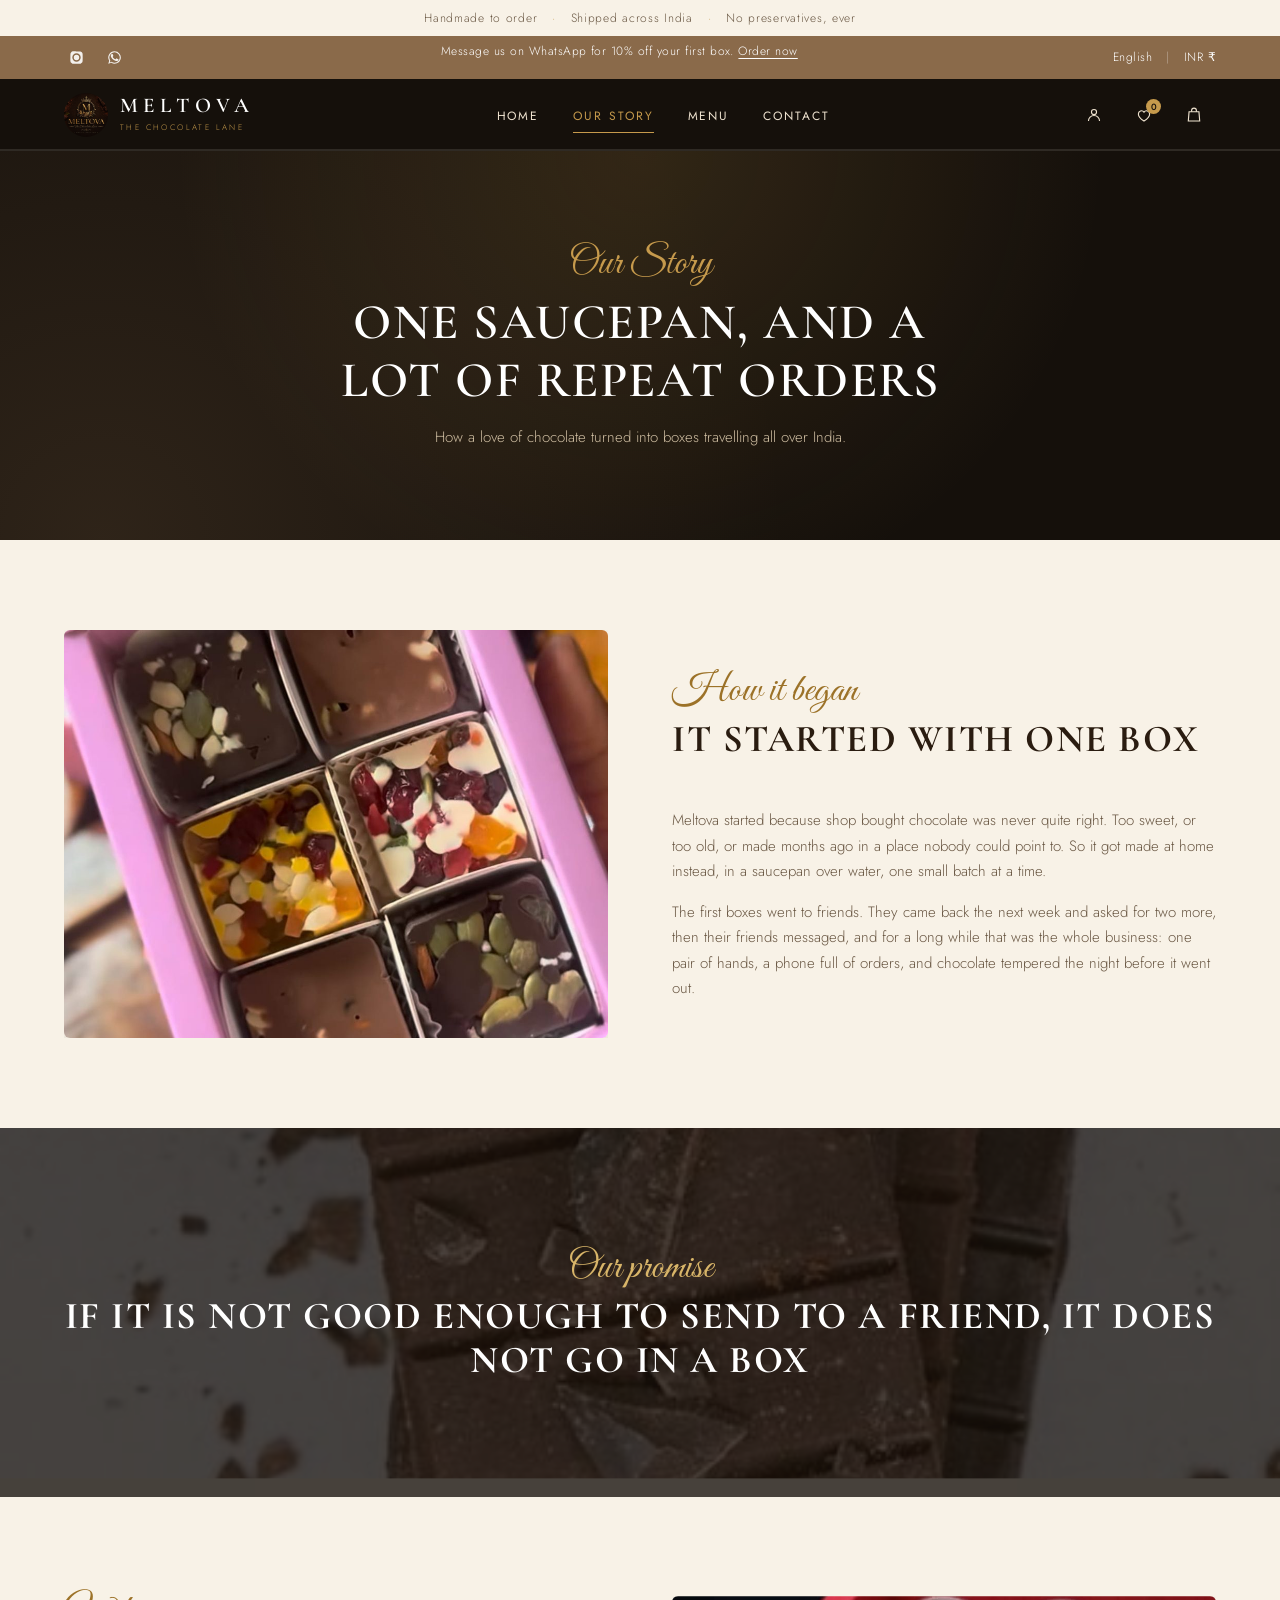
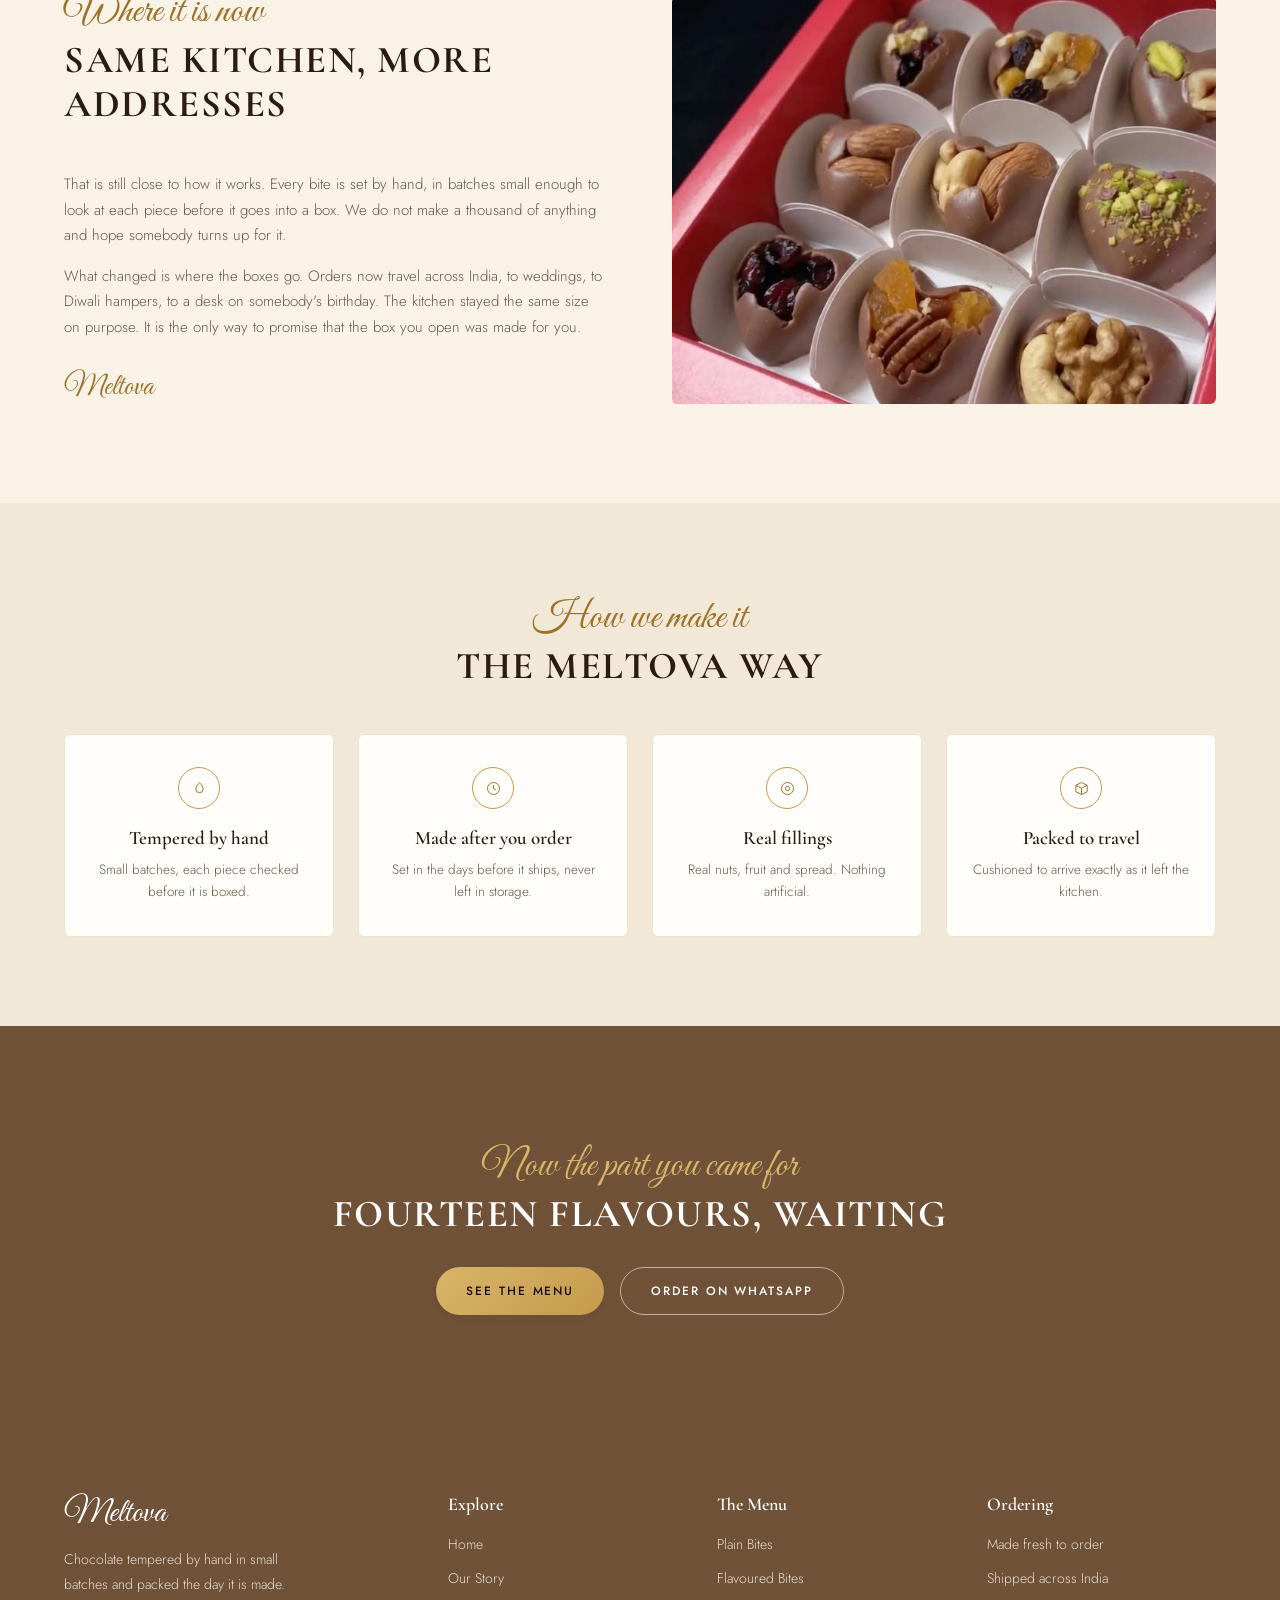
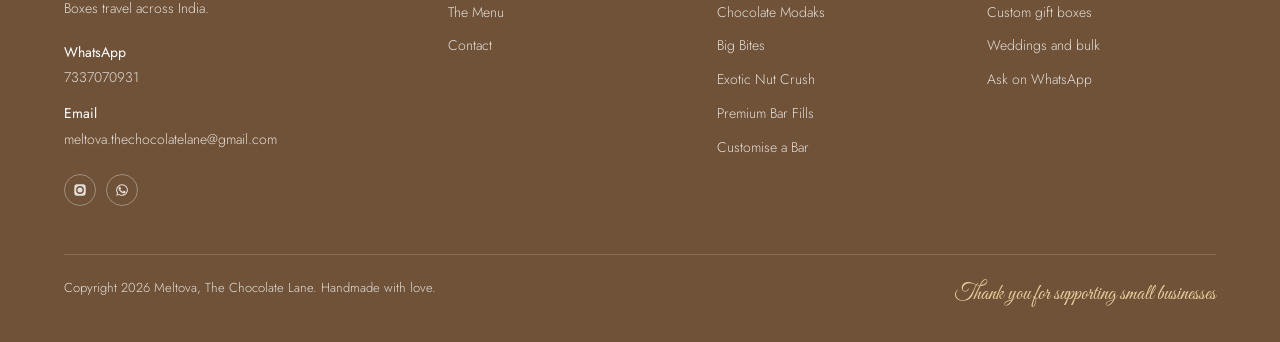
<file: story.html>
<!DOCTYPE html>
<html lang="en">
<head>
<meta charset="utf-8">
<meta name="viewport" content="width=device-width, initial-scale=1">
<title>Our Story | Meltova, The Chocolate Lane</title>
<meta name="description" content="How Meltova began, in one saucepan at home, and grew into boxes that travel across India. Still tempered by hand, in small batches.">
<link rel="icon" type="image/png" href="assets/img/favicon.png">
<link rel="apple-touch-icon" href="assets/img/favicon.png">
<meta name="theme-color" content="#15100b">

<link rel="canonical" href="https://meltova.in/story.html">

<!-- Link previews, which is what a customer sees when this address is pasted
     into WhatsApp or Instagram. Both tags need the full address, starting with
     https, or the preview image does not load. TODO owner: if the site later
     moves to its own web address, change SITE_URL in gen_chrome.py and rebuild. -->
<meta property="og:type" content="website">
<meta property="og:site_name" content="Meltova, The Chocolate Lane">
<meta property="og:title" content="Our Story | Meltova, The Chocolate Lane">
<meta property="og:description" content="How Meltova began, in one saucepan at home, and grew into boxes that travel across India. Still tempered by hand, in small batches.">
<meta property="og:url" content="https://meltova.in/story.html">
<meta property="og:image" content="https://meltova.in/assets/img/og-image.jpg">
<meta property="og:image:alt" content="Handmade Meltova chocolates in a gift box">
<meta name="twitter:card" content="summary_large_image">
<meta name="twitter:title" content="Our Story | Meltova, The Chocolate Lane">
<meta name="twitter:description" content="How Meltova began, in one saucepan at home, and grew into boxes that travel across India. Still tempered by hand, in small batches.">
<meta name="twitter:image" content="https://meltova.in/assets/img/og-image.jpg">

<script>document.documentElement.className += " js";</script>

<link rel="preconnect" href="https://fonts.googleapis.com">
<link rel="preconnect" href="https://fonts.gstatic.com" crossorigin>
<link href="https://fonts.googleapis.com/css2?family=Cormorant+Garamond:wght@500;600;700&amp;family=Great+Vibes&amp;family=Jost:wght@300;400;500&amp;display=swap" rel="stylesheet">
<link rel="stylesheet" href="css/styles.css">
<script src="js/main.js" defer></script>
</head>
<body>
<a class="skip-link" href="#main">Skip to content</a>
<!-- Announcement bar -->
<div class="announce">
  Handmade to order <span class="dot" aria-hidden="true">&#183;</span> Shipped across India <span class="dot" aria-hidden="true">&#183;</span> No preservatives, ever
</div>

<!-- Utility bar -->
<div class="utility">
  <div class="shell">
    <div class="utility__social"><a href="https://www.instagram.com/meltova.thechocolatelane" target="_blank" rel="noopener" aria-label="Meltova on Instagram"><svg viewBox="0 0 24 24" aria-hidden="true"><path d="M12 2.2c3.2 0 3.6 0 4.9.07 1.2.06 1.8.25 2.2.42.6.22 1 .48 1.4.9.4.4.68.8.9 1.4.17.4.36 1 .42 2.2.07 1.3.07 1.7.07 4.9s0 3.6-.07 4.9c-.06 1.2-.25 1.8-.42 2.2a3.8 3.8 0 0 1-.9 1.4c-.4.4-.8.68-1.4.9-.4.17-1 .36-2.2.42-1.3.07-1.7.07-4.9.07s-3.6 0-4.9-.07c-1.2-.06-1.8-.25-2.2-.42a3.8 3.8 0 0 1-1.4-.9 3.8 3.8 0 0 1-.9-1.4c-.17-.4-.36-1-.42-2.2C2.2 15.6 2.2 15.2 2.2 12s0-3.6.08-4.9c.06-1.2.25-1.8.42-2.2.22-.6.5-1 .9-1.4.4-.42.8-.68 1.4-.9.4-.17 1-.36 2.2-.42C8.4 2.2 8.8 2.2 12 2.2Zm0 3.1A6.7 6.7 0 1 0 18.7 12 6.7 6.7 0 0 0 12 5.3Zm0 11A4.3 4.3 0 1 1 16.3 12 4.3 4.3 0 0 1 12 16.3Zm6.9-11.3a1.6 1.6 0 1 1-1.6-1.6 1.6 1.6 0 0 1 1.6 1.6Z"/></svg></a><a href="https://wa.me/917337070931?text=Hi%20Meltova%2C%20I%27d%20like%20to%20order" target="_blank" rel="noopener" aria-label="Meltova on WhatsApp"><svg viewBox="0 0 24 24" aria-hidden="true"><path d="M17.5 14.4c-.3-.15-1.75-.86-2.02-.96-.27-.1-.47-.15-.67.15-.2.3-.77.96-.94 1.16-.17.2-.35.22-.65.07-.3-.15-1.25-.46-2.38-1.47a8.9 8.9 0 0 1-1.64-2.04c-.17-.3-.02-.46.13-.61.13-.14.3-.35.45-.53.15-.18.2-.3.3-.5.1-.2.05-.38-.02-.53-.08-.15-.67-1.61-.92-2.2-.24-.58-.49-.5-.67-.51h-.57c-.2 0-.53.07-.8.37-.28.3-1.05 1.02-1.05 2.5s1.08 2.9 1.23 3.1c.15.2 2.12 3.23 5.13 4.53.72.31 1.28.5 1.71.63.72.23 1.37.2 1.89.12.58-.09 1.77-.72 2.02-1.42.25-.7.25-1.3.17-1.42-.07-.13-.27-.2-.57-.35ZM12 2a10 10 0 0 0-8.5 15.2L2 22l4.93-1.46A10 10 0 1 0 12 2Zm0 18.3a8.28 8.28 0 0 1-4.22-1.16l-.3-.18-3 .89.9-2.93-.2-.3A8.3 8.3 0 1 1 12 20.3Z"/></svg></a></div>
    <p class="utility__note">Message us on WhatsApp for 10% off your first box. <a href="https://wa.me/917337070931?text=Hi%20Meltova%2C%20I%27d%20like%20to%20order" target="_blank" rel="noopener">Order now</a></p>
    <div class="utility__meta"><span>English</span><span class="sep" aria-hidden="true">|</span><span>INR &#8377;</span></div>
  </div>
</div>

<!-- Header -->
<header class="site-header">
  <div class="shell">
    <a class="brand" href="index.html">
      <img src="assets/img/meltova-logo.jpg" alt="Meltova, The Chocolate Lane" width="539" height="540" class="brand__mark" decoding="async">
      <span>
        <span class="brand__name">MELTOVA</span>
        <span class="brand__sub">The Chocolate Lane</span>
      </span>
    </a>

    <nav class="mainnav" aria-label="Main">
      <ul><li><a href="index.html">Home</a></li><li><a href="story.html" aria-current="page">Our Story</a></li><li><a href="menu.html">Menu</a></li><li><a href="contact.html">Contact</a></li></ul>
    </nav>

    <div class="header-icons">
      <button type="button" class="icon-btn icon-btn--account" data-soon aria-label="Account, coming soon"><svg viewBox="0 0 24 24" aria-hidden="true"><circle cx="12" cy="8" r="3.4"/><path d="M4.6 20a7.4 7.4 0 0 1 14.8 0"/></svg></button>
      <button type="button" class="icon-btn icon-btn--wish" data-wish-open aria-label="Your saved list"><svg viewBox="0 0 24 24" aria-hidden="true"><path d="M12 20s-7.5-4.6-7.5-9.4A4.1 4.1 0 0 1 12 8.2a4.1 4.1 0 0 1 7.5 2.4C19.5 15.4 12 20 12 20Z"/></svg><span class="icon-btn__badge" data-wish-count>0</span></button>
      <a class="icon-btn icon-btn--cart" href="cart.html" aria-label="Your box, empty"><svg viewBox="0 0 24 24" aria-hidden="true"><path d="M5.4 7.6h13.2L19.6 20H4.4Z"/><path d="M8.8 7.6V6a3.2 3.2 0 0 1 6.4 0v1.6"/></svg><span class="icon-btn__badge" data-cart-count>0</span></a>
    </div>

    <button class="hamburger" type="button" aria-expanded="false" aria-controls="mobilenav" aria-label="Menu">
      <span></span><span></span><span></span>
    </button>
  </div>
  <nav class="mobilenav" id="mobilenav" aria-label="Mobile"><a href="index.html">Home</a><a href="story.html" aria-current="page">Our Story</a><a href="menu.html">Menu</a><a href="contact.html">Contact</a></nav>
  <div class="scroll-progress" aria-hidden="true"><i></i></div>
</header>
<main id="main">

<!-- Page hero -->
<section class="pagehero">
  <div class="shell">
    <span class="pagehero__script">Our Story</span>
    <h1>One saucepan, and a lot of repeat orders</h1>
    <p>How a love of chocolate turned into boxes travelling all over India.</p>
  </div>
</section>

<!-- How it began -->
<section class="section" aria-labelledby="began-h">
  <div class="shell">
    <div class="split">
      <div class="split__media reveal"><img src="assets/img/real-giftbox.jpg" alt="A Meltova gift box holding six different chocolates" width="1050" height="1400" loading="lazy" decoding="async"></div>
      <div class="split__body reveal">
        <div class="head head--left">
          <span class="head__script">How it began</span>
          <h2 class="head__title" id="began-h">It started with one box</h2>
        </div>
        <p>Meltova started because shop bought chocolate was never quite right. Too sweet, or too old, or made months ago in a place nobody could point to. So it got made at home instead, in a saucepan over water, one small batch at a time.</p>
        <p>The first boxes went to friends. They came back the next week and asked for two more, then their friends messaged, and for a long while that was the whole business: one pair of hands, a phone full of orders, and chocolate tempered the night before it went out.</p>
      </div>
    </div>
  </div>
</section>

<!-- Promise band -->
<section class="band reveal" aria-labelledby="promise-h">
  <div class="band__bg" data-parallax="0.09" style="background-image:url('assets/img/plain-dark.jpg')"></div>
  <div class="shell">
    <span class="head__script">Our promise</span>
    <h2 class="head__title" id="promise-h">If it is not good enough to send to a friend, it does not go in a box</h2>
  </div>
</section>

<!-- Where it is now -->
<section class="section" aria-labelledby="now-h">
  <div class="shell">
    <div class="split">
      <div class="split__body reveal">
        <div class="head head--left">
          <span class="head__script">Where it is now</span>
          <h2 class="head__title" id="now-h">Same kitchen, more addresses</h2>
        </div>
        <p>That is still close to how it works. Every bite is set by hand, in batches small enough to look at each piece before it goes into a box. We do not make a thousand of anything and hope somebody turns up for it.</p>
        <p>What changed is where the boxes go. Orders now travel across India, to weddings, to Diwali hampers, to a desk on somebody&#39;s birthday. The kitchen stayed the same size on purpose. It is the only way to promise that the box you open was made for you.</p>
        <p class="signature">Meltova</p>
      </div>
      <div class="split__media reveal"><img src="assets/img/real-nutbox.jpg" alt="A Meltova gift box of chocolates topped with whole nuts" width="720" height="714" loading="lazy" decoding="async"></div>
    </div>
  </div>
</section>

<!-- How we make it -->
<section class="section section--cream2" aria-labelledby="way-h">
  <div class="shell">
    <div class="head reveal">
      <span class="head__script">How we make it</span>
      <h2 class="head__title" id="way-h">The Meltova Way</h2>
    </div>
    <div class="feature-cards" data-stagger>
      <article class="feature-card">
        <span class="ico" aria-hidden="true"><svg viewBox="0 0 24 24" aria-hidden="true"><path d="M12 3.6s5.2 5.6 5.2 9.1a5.2 5.2 0 0 1-10.4 0C6.8 9.2 12 3.6 12 3.6Z"/></svg></span>
        <h3>Tempered by hand</h3>
        <p>Small batches, each piece checked before it is boxed.</p>
      </article>
      <article class="feature-card">
        <span class="ico" aria-hidden="true"><svg viewBox="0 0 24 24" aria-hidden="true"><circle cx="12" cy="12" r="8.5"/><path d="M12 7.2V12l3.2 2"/></svg></span>
        <h3>Made after you order</h3>
        <p>Set in the days before it ships, never left in storage.</p>
      </article>
      <article class="feature-card">
        <span class="ico" aria-hidden="true"><svg viewBox="0 0 24 24" aria-hidden="true"><circle cx="12" cy="12" r="8.5"/><circle cx="12" cy="12" r="3"/></svg></span>
        <h3>Real fillings</h3>
        <p>Real nuts, fruit and spread. Nothing artificial.</p>
      </article>
      <article class="feature-card">
        <span class="ico" aria-hidden="true"><svg viewBox="0 0 24 24" aria-hidden="true"><path d="M12 3.4 20 7.5v9L12 20.6 4 16.5v-9Z"/><path d="M4 7.5 12 11.6l8-4.1M12 11.6v9"/></svg></span>
        <h3>Packed to travel</h3>
        <p>Cushioned to arrive exactly as it left the kitchen.</p>
      </article>
    </div>
  </div>
</section>

<!-- Closing band -->
<section class="band band--flat reveal" aria-labelledby="close-h">
  <div class="shell">
    <span class="head__script">Now the part you came for</span>
    <h2 class="head__title" id="close-h">Fourteen flavours, waiting</h2>
    <div class="btn-row">
      <a class="btn btn--gold" href="menu.html">See the menu</a>
      <a class="btn btn--ghost-dark" href="https://wa.me/917337070931?text=Hi%20Meltova%2C%20I%27d%20like%20to%20order" target="_blank" rel="noopener">Order on WhatsApp</a>
    </div>
  </div>
</section>

</main>

<footer class="site-footer">
  <div class="shell">
    <div class="footer-grid">

      <div class="footer-brand">
        <p class="footer-brand__name">Meltova</p>
        <p>Chocolate tempered by hand in small batches and packed the day it is made. Boxes travel across India.</p>
        <dl class="footer-contact">
          <dt>WhatsApp</dt>
          <dd><a href="https://wa.me/917337070931?text=Hi%20Meltova%2C%20I%27d%20like%20to%20order" target="_blank" rel="noopener">7337070931</a></dd>
          <dt>Email</dt>
          <dd><a href="mailto:meltova.thechocolatelane@gmail.com">meltova.thechocolatelane@gmail.com</a></dd>
        </dl>
        <div class="footer-social"><a href="https://www.instagram.com/meltova.thechocolatelane" target="_blank" rel="noopener" aria-label="Meltova on Instagram"><svg viewBox="0 0 24 24" aria-hidden="true"><path d="M12 2.2c3.2 0 3.6 0 4.9.07 1.2.06 1.8.25 2.2.42.6.22 1 .48 1.4.9.4.4.68.8.9 1.4.17.4.36 1 .42 2.2.07 1.3.07 1.7.07 4.9s0 3.6-.07 4.9c-.06 1.2-.25 1.8-.42 2.2a3.8 3.8 0 0 1-.9 1.4c-.4.4-.8.68-1.4.9-.4.17-1 .36-2.2.42-1.3.07-1.7.07-4.9.07s-3.6 0-4.9-.07c-1.2-.06-1.8-.25-2.2-.42a3.8 3.8 0 0 1-1.4-.9 3.8 3.8 0 0 1-.9-1.4c-.17-.4-.36-1-.42-2.2C2.2 15.6 2.2 15.2 2.2 12s0-3.6.08-4.9c.06-1.2.25-1.8.42-2.2.22-.6.5-1 .9-1.4.4-.42.8-.68 1.4-.9.4-.17 1-.36 2.2-.42C8.4 2.2 8.8 2.2 12 2.2Zm0 3.1A6.7 6.7 0 1 0 18.7 12 6.7 6.7 0 0 0 12 5.3Zm0 11A4.3 4.3 0 1 1 16.3 12 4.3 4.3 0 0 1 12 16.3Zm6.9-11.3a1.6 1.6 0 1 1-1.6-1.6 1.6 1.6 0 0 1 1.6 1.6Z"/></svg></a><a href="https://wa.me/917337070931?text=Hi%20Meltova%2C%20I%27d%20like%20to%20order" target="_blank" rel="noopener" aria-label="Meltova on WhatsApp"><svg viewBox="0 0 24 24" aria-hidden="true"><path d="M17.5 14.4c-.3-.15-1.75-.86-2.02-.96-.27-.1-.47-.15-.67.15-.2.3-.77.96-.94 1.16-.17.2-.35.22-.65.07-.3-.15-1.25-.46-2.38-1.47a8.9 8.9 0 0 1-1.64-2.04c-.17-.3-.02-.46.13-.61.13-.14.3-.35.45-.53.15-.18.2-.3.3-.5.1-.2.05-.38-.02-.53-.08-.15-.67-1.61-.92-2.2-.24-.58-.49-.5-.67-.51h-.57c-.2 0-.53.07-.8.37-.28.3-1.05 1.02-1.05 2.5s1.08 2.9 1.23 3.1c.15.2 2.12 3.23 5.13 4.53.72.31 1.28.5 1.71.63.72.23 1.37.2 1.89.12.58-.09 1.77-.72 2.02-1.42.25-.7.25-1.3.17-1.42-.07-.13-.27-.2-.57-.35ZM12 2a10 10 0 0 0-8.5 15.2L2 22l4.93-1.46A10 10 0 1 0 12 2Zm0 18.3a8.28 8.28 0 0 1-4.22-1.16l-.3-.18-3 .89.9-2.93-.2-.3A8.3 8.3 0 1 1 12 20.3Z"/></svg></a></div>
      </div>

      <nav class="footer-col" aria-labelledby="foot-explore">
        <h2 id="foot-explore">Explore</h2>
        <ul>
          <li><a href="index.html">Home</a></li>
          <li><a href="story.html">Our Story</a></li>
          <li><a href="menu.html">The Menu</a></li>
          <li><a href="contact.html">Contact</a></li>
        </ul>
      </nav>

      <nav class="footer-col" aria-labelledby="foot-menu">
        <h2 id="foot-menu">The Menu</h2>
        <ul>
          <li><a href="menu.html#plain-bites">Plain Bites</a></li>
          <li><a href="menu.html#flavoured-bites">Flavoured Bites</a></li>
          <li><a href="menu.html#modaks">Chocolate Modaks</a></li>
          <li><a href="menu.html#big-bites">Big Bites</a></li>
          <li><a href="menu.html#nut-crush">Exotic Nut Crush</a></li>
          <li><a href="menu.html#bar-fills">Premium Bar Fills</a></li>
          <li><a href="menu.html#customise">Customise a Bar</a></li>
        </ul>
      </nav>

      <nav class="footer-col" aria-labelledby="foot-order">
        <h2 id="foot-order">Ordering</h2>
        <ul>
          <li><a href="story.html">Made fresh to order</a></li>
          <li><a href="contact.html">Shipped across India</a></li>
          <li><a href="menu.html#gift-boxes">Custom gift boxes</a></li>
          <li><a href="menu.html#gift-boxes">Weddings and bulk</a></li>
          <li><a href="https://wa.me/917337070931?text=Hi%20Meltova%2C%20I%27d%20like%20to%20order" target="_blank" rel="noopener">Ask on WhatsApp</a></li>
        </ul>
      </nav>

    </div>
    <div class="footer-bottom">
      <p>Copyright 2026 Meltova, The Chocolate Lane. Handmade with love.</p>
      <p class="thanks">Thank you for supporting small businesses</p>
    </div>
  </div>
</footer>

<button type="button" class="to-top" aria-label="Back to top"><svg viewBox="0 0 24 24" aria-hidden="true"><path d="M12 19V6M6 11.5 12 5.5l6 6"/></svg></button>

<!-- Bottom bar, phones only. The four things people actually came for, sitting
     in the thumb zone rather than behind a menu at the top of the screen. -->
<nav class="tabbar" aria-label="Main, mobile">
  <a href="index.html"><svg viewBox="0 0 24 24" aria-hidden="true"><path d="M4 10.5 12 4l8 6.5V19a1 1 0 0 1-1 1h-4.5v-5.5h-5V20H5a1 1 0 0 1-1-1Z"/></svg><span>Home</span></a>
  <a href="menu.html"><svg viewBox="0 0 24 24" aria-hidden="true"><path d="M8 6.5h12M8 12h12M8 17.5h12"/><circle cx="4.2" cy="6.5" r="1.1" fill="currentColor" stroke="none"/><circle cx="4.2" cy="12" r="1.1" fill="currentColor" stroke="none"/><circle cx="4.2" cy="17.5" r="1.1" fill="currentColor" stroke="none"/></svg><span>Menu</span></a>
  <a href="cart.html"><svg viewBox="0 0 24 24" aria-hidden="true"><path d="M5.4 7.6h13.2L19.6 20H4.4Z"/><path d="M8.8 7.6V6a3.2 3.2 0 0 1 6.4 0v1.6"/></svg><span class="tabbar__badge" data-cart-count>0</span><span>Box</span></a>
  <a href="contact.html"><svg viewBox="0 0 24 24" aria-hidden="true"><path d="M20.6 11.6a7.9 7.9 0 0 1-11.7 6.9L4.2 20l1.5-4.6a7.9 7.9 0 1 1 14.9-3.8Z"/></svg><span>Contact</span></a>
</nav>
</body>
</html>
</file>
<file: css/styles.css>
/* ==========================================================================
   Meltova, The Chocolate Lane
   One stylesheet for all four pages.
   Order of this file:
     1. Tokens
     2. Reset and base
     3. Layout helpers
     4. Buttons
     5. Global chrome (announcement, utility, header, footer)
     6. Section headings
     7. Cards and components
     8. Page sections
     9. Forms and FAQ
    10. Motion, toast, utilities
    11. Responsive
   ========================================================================== */

/* 1. Tokens ============================================================== */

:root {
  --cream:       #f8f2e7;
  --cream-2:     #f1e8d8;
  --paper:       #fffdf9;
  --cream-soft:  #efe3d0;
  --dark:        #15100b;
  --brown:       #8a6a4a;
  --brown-d:     #6f5238;
  --brown-dd:    #5a4029;
  --gold:        #c69a4c;
  --gold-d:      #9c7228;   /* large script headings and icon outlines */
  --gold-text:   #856122;   /* small gold text, clears AA on every cream */
  --gold-lt:     #d8b569;
  --gold-onbrown: #e8ce9e;  /* gold text on the brown footer, clears AA */
  --cocoa-text:  #2a1c10;
  --body-text:   #6a5844;
  --on-dark:     #efe3d0;
  --on-dark-dim: #cdbca0;

  --font-display: "Cormorant Garamond", Georgia, "Times New Roman", serif;
  --font-script:  "Great Vibes", "Snell Roundhand", cursive;
  --font-body:    "Jost", "Helvetica Neue", Arial, sans-serif;

  --shell: 1200px;
  --gutter: 24px;
  --radius-card: 6px;
  --radius-pill: 30px;

  --shadow-sm: 0 2px 10px rgba(42, 28, 16, .06);
  --shadow-md: 0 10px 30px rgba(42, 28, 16, .10);
  --shadow-lg: 0 18px 50px rgba(42, 28, 16, .16);

  --section-y: clamp(56px, 7vw, 96px);
}

/* 2. Reset and base ====================================================== */

*, *::before, *::after { box-sizing: border-box; }

html { -webkit-text-size-adjust: 100%; scroll-behavior: smooth; }

body {
  margin: 0;
  background: var(--cream);
  color: var(--body-text);
  font-family: var(--font-body);
  font-weight: 300;
  font-size: 16px;
  line-height: 1.7;
  overflow-x: hidden;
}

/* Every image carries width and height attributes so the browser reserves the
   right space before the file arrives. height auto lets CSS take over the shape
   after that, which the attributes alone would otherwise lock. */
img { max-width: 100%; display: block; height: auto; }

a { color: inherit; text-decoration: none; }

button { font: inherit; color: inherit; background: none; border: 0; cursor: pointer; }

h1, h2, h3, h4 {
  font-family: var(--font-display);
  color: var(--cocoa-text);
  font-weight: 700;
  line-height: 1.15;
  margin: 0;
}

p { margin: 0 0 1em; }
p:last-child { margin-bottom: 0; }

ul { margin: 0; padding: 0; list-style: none; }

/* The header is sticky, so anchor jumps need room above the target. */
[id] { scroll-margin-top: 92px; }

/* The hidden attribute is display:none in the browser's own stylesheet, which
   any class carrying a display of its own quietly beats. Scripts here toggle
   el.hidden to show and hide rows, so it has to win. */
[hidden] { display: none !important; }

/* Visible focus for every interactive element. */
a:focus-visible,
button:focus-visible,
input:focus-visible,
textarea:focus-visible,
select:focus-visible {
  outline: 3px solid var(--gold);
  outline-offset: 3px;
  border-radius: 3px;
}

.skip-link {
  position: absolute;
  left: -9999px;
  top: 0;
  z-index: 200;
  background: var(--gold);
  color: var(--dark);
  padding: 12px 20px;
  font-size: 14px;
  letter-spacing: .08em;
  text-transform: uppercase;
}
.skip-link:focus { left: 8px; top: 8px; }

.sr-only {
  position: absolute;
  width: 1px; height: 1px;
  padding: 0; margin: -1px;
  overflow: hidden;
  clip: rect(0 0 0 0);
  white-space: nowrap;
  border: 0;
}

/* 3. Layout helpers ====================================================== */

.shell {
  width: 100%;
  max-width: var(--shell);
  margin: 0 auto;
  padding: 0 var(--gutter);
}

.section { padding: var(--section-y) 0; }
.section--cream2 { background: var(--cream-2); }
.section--paper  { background: var(--paper); }
.section--dark   { background: var(--dark); }

.section--dark h1,
.section--dark h2,
.section--dark h3 { color: var(--on-dark); }

.section--dark p { color: var(--on-dark-dim); }

/* 4. Buttons ============================================================= */

.btn {
  display: inline-flex;
  align-items: center;
  justify-content: center;
  gap: 10px;
  min-height: 48px;
  padding: 13px 30px;
  border-radius: var(--radius-pill);
  font-family: var(--font-body);
  font-size: 12px;
  font-weight: 500;
  letter-spacing: .16em;
  text-transform: uppercase;
  line-height: 1.2;
  text-align: center;
  transition: transform .25s ease, box-shadow .25s ease, background .25s ease, color .25s ease, border-color .25s ease;
}

.btn:hover { transform: translateY(-2px); }

.btn--brown {
  background: var(--brown);
  color: #fff;
  box-shadow: var(--shadow-sm);
}
.btn--brown:hover { background: var(--brown-d); box-shadow: var(--shadow-md); }

.btn--gold {
  background: linear-gradient(135deg, var(--gold-lt), var(--gold));
  color: var(--dark);
  box-shadow: var(--shadow-sm);
}
.btn--gold:hover { box-shadow: var(--shadow-md); }

.btn--ghost-dark {
  background: transparent;
  color: #fff;
  border: 1px solid rgba(255, 253, 249, .55);
}
.btn--ghost-dark:hover { border-color: #fff; background: rgba(255, 255, 255, .08); }

.btn--ghost-cream {
  background: transparent;
  color: var(--gold-text);
  border: 1px solid var(--gold);
}
.btn--ghost-cream:hover { background: rgba(198, 154, 76, .12); }

.btn-row {
  display: flex;
  flex-wrap: wrap;
  gap: 16px;
  justify-content: center;
}
.btn-row--left { justify-content: flex-start; }

/* 5. Global chrome ======================================================= */

/* 5a. Announcement bar */
.announce {
  background: var(--cream);
  color: var(--body-text);
  font-size: 12px;
  letter-spacing: .06em;
  text-align: center;
  padding: 8px var(--gutter);
}
.announce .dot { color: var(--gold); margin: 0 10px; }

/* 5b. Utility bar */
.utility {
  background: var(--brown);
  color: #fff;
  font-size: 12px;
  letter-spacing: .04em;
}
.utility .shell {
  display: flex;
  align-items: center;
  justify-content: space-between;
  gap: 16px;
  min-height: 34px;
  padding-top: 5px;
  padding-bottom: 5px;
}
.utility__social { display: flex; align-items: center; gap: 14px; }
.utility__social a {
  display: inline-flex;
  align-items: center;
  justify-content: center;
  width: 24px; height: 24px;
  opacity: .9;
  transition: opacity .2s ease, transform .2s ease;
}
.utility__social a:hover { opacity: 1; transform: translateY(-1px); }
.utility__social svg { width: 15px; height: 15px; fill: currentColor; }
.utility__note { text-align: center; flex: 1 1 auto; }
.utility__note a { text-decoration: underline; text-underline-offset: 3px; }
.utility__meta { display: flex; gap: 14px; align-items: center; white-space: nowrap; }
.utility__meta .sep { opacity: .45; }

/* 5c. Header */
.site-header {
  position: sticky;
  top: 0;
  z-index: 100;
  background: var(--dark);
  transition: box-shadow .3s ease, background .3s ease;
}
.site-header.is-stuck { box-shadow: 0 6px 24px rgba(0, 0, 0, .38); }

.site-header .shell {
  display: flex;
  align-items: center;
  justify-content: space-between;
  gap: 20px;
  min-height: 72px;
}

.brand { display: flex; align-items: center; gap: 12px; }
.brand__mark {
  width: 44px; height: 44px;
  border-radius: 50%;
  object-fit: cover;
  flex: 0 0 auto;
}
.brand__name {
  font-family: var(--font-display);
  color: #fff;
  font-size: 21px;
  font-weight: 600;
  letter-spacing: .26em;
  line-height: 1;
  display: block;
}
.brand__sub {
  display: block;
  color: var(--gold);
  font-size: 8px;
  letter-spacing: .3em;
  text-transform: uppercase;
  margin-top: 5px;
}

.mainnav ul { display: flex; align-items: center; gap: 34px; }
.mainnav a {
  color: var(--on-dark);
  font-size: 12px;
  font-weight: 400;
  letter-spacing: .16em;
  text-transform: uppercase;
  padding: 8px 0;
  position: relative;
  transition: color .2s ease;
}
.mainnav a:hover { color: var(--gold-lt); }
.mainnav a[aria-current="page"] { color: var(--gold); }
.mainnav a::after {
  content: "";
  position: absolute;
  left: 0; right: 0; bottom: 0;
  height: 1px;
  background: var(--gold);
  transform: scaleX(0);
  transform-origin: right center;
  transition: transform .4s cubic-bezier(.22, .61, .36, 1);
}
.mainnav a:hover::after { transform: scaleX(1); transform-origin: left center; }
.mainnav a[aria-current="page"]::after { transform: scaleX(1); }

.header-icons { display: flex; align-items: center; gap: 6px; }
.icon-btn {
  position: relative;
  width: 44px; height: 44px;
  display: inline-flex;
  align-items: center;
  justify-content: center;
  color: var(--on-dark);
  border-radius: 50%;
  transition: color .2s ease, background .2s ease;
}
.icon-btn:hover { color: var(--gold-lt); background: rgba(255, 255, 255, .06); }
.icon-btn svg { width: 18px; height: 18px; fill: none; stroke: currentColor; stroke-width: 1.5; }
.icon-btn__badge {
  position: absolute;
  top: 6px; right: 5px;
  min-width: 15px; height: 15px;
  padding: 0 3px;
  border-radius: 8px;
  background: var(--gold);
  color: var(--dark);
  font-size: 9px;
  font-weight: 500;
  line-height: 15px;
  text-align: center;
}

.hamburger { display: none; width: 44px; height: 44px; color: var(--on-dark); }
.hamburger span {
  display: block;
  width: 22px; height: 1.5px;
  margin: 4px auto;
  background: currentColor;
  transition: transform .3s ease, opacity .3s ease;
}
.hamburger[aria-expanded="true"] span:nth-child(1) { transform: translateY(5.5px) rotate(45deg); }
.hamburger[aria-expanded="true"] span:nth-child(2) { opacity: 0; }
.hamburger[aria-expanded="true"] span:nth-child(3) { transform: translateY(-5.5px) rotate(-45deg); }

.mobilenav {
  display: none;
  background: var(--dark);
  border-top: 1px solid rgba(239, 227, 208, .12);
}
.mobilenav.is-open { display: block; }
.mobilenav a {
  display: block;
  padding: 15px var(--gutter);
  color: var(--on-dark);
  font-size: 13px;
  letter-spacing: .16em;
  text-transform: uppercase;
  border-bottom: 1px solid rgba(239, 227, 208, .08);
}
.mobilenav a[aria-current="page"] { color: var(--gold); }

/* 5d. Footer */
.site-footer { background: var(--brown-d); color: rgba(255, 253, 249, .82); }
.site-footer a { transition: color .2s ease; }
.site-footer a:hover { color: #fff; }

.footer-grid {
  display: grid;
  grid-template-columns: 1.5fr 1fr 1fr 1fr;
  gap: 40px;
  padding: 64px 0 48px;
}
.footer-brand__name {
  font-family: var(--font-script);
  font-size: 34px;
  color: #fff;
  line-height: 1.2;
  margin-bottom: 12px;
}
.footer-brand p:not([class]) { font-size: 14px; line-height: 1.75; max-width: 30ch; }
.footer-contact { margin-top: 20px; font-size: 14px; }
.footer-contact dt {
  color: #fff;
  font-weight: 400;
  font-size: 14px;
  margin-top: 12px;
}
.footer-contact dd { margin: 2px 0 0; }
.footer-social { display: flex; gap: 10px; margin-top: 22px; }
.footer-social a {
  width: 32px; height: 32px;
  border: 1px solid rgba(255, 253, 249, .35);
  border-radius: 50%;
  display: inline-flex;
  align-items: center;
  justify-content: center;
  transition: border-color .2s ease, background .2s ease;
}
.footer-social a:hover { border-color: #fff; background: rgba(255, 255, 255, .1); }
.footer-social svg { width: 14px; height: 14px; fill: currentColor; }

.footer-col h2 {
  font-family: var(--font-display);
  color: #fff;
  font-size: 18px;
  font-weight: 600;
  margin-bottom: 18px;
}
.footer-col li { margin-bottom: 10px; font-size: 14px; }

.footer-bottom {
  border-top: 1px solid rgba(255, 253, 249, .16);
  padding: 22px 0 30px;
  display: flex;
  align-items: center;
  justify-content: space-between;
  gap: 16px;
  flex-wrap: wrap;
  font-size: 13px;
}
.footer-bottom .thanks {
  font-family: var(--font-script);
  font-size: 21px;
  /* The lighter gold token on the brown footer measures 3.65 to 1, under
     the 4.5 that normal sized text needs. This one measures 4.64 to 1. */
  color: var(--gold-onbrown);
}

/* 6. Section headings ==================================================== */

.head { text-align: center; margin-bottom: 46px; }
.head--left { text-align: left; }

.head__script {
  font-family: var(--font-script);
  font-size: clamp(30px, 3.4vw, 40px);
  color: var(--gold-d);
  line-height: 1.25;
  display: block;
}
.section--dark .head__script,
.band .head__script,
.testimonial .head__script { color: var(--gold-lt); }

.head__title {
  font-size: clamp(26px, 3.6vw, 38px);
  letter-spacing: .04em;
  text-transform: uppercase;
  margin-top: 2px;
}
.head__note {
  max-width: 56ch;
  margin: 14px auto 0;
  font-size: 15px;
}
.head--left .head__note { margin-left: 0; }

/* 7. Cards and components ================================================ */

/* 7a. Product card */
.grid-cards {
  display: grid;
  grid-template-columns: repeat(4, 1fr);
  gap: 24px;
}

.card {
  background: var(--paper);
  border: 1px solid var(--cream-soft);
  border-radius: var(--radius-card);
  overflow: hidden;
  display: flex;
  flex-direction: column;
  transition: transform .3s ease, box-shadow .3s ease;
}
.card:hover { transform: translateY(-4px); box-shadow: var(--shadow-md); }

.card__media { position: relative; overflow: hidden; }
.card__media img {
  width: 100%;
  height: 190px;
  object-fit: cover;
}
.card__tag {
  position: absolute;
  z-index: 2;
  top: 10px; left: 0;
  background: rgba(21, 16, 11, .78);
  color: var(--gold-lt);
  font-size: 10px;
  letter-spacing: .14em;
  text-transform: uppercase;
  padding: 5px 10px;
}
.card__heart {
  position: absolute;
  z-index: 2;
  top: 10px; right: 10px;
  width: 30px; height: 30px;
  border-radius: 50%;
  background: rgba(255, 253, 249, .92);
  color: var(--brown-d);
  display: inline-flex;
  align-items: center;
  justify-content: center;
  box-shadow: var(--shadow-sm);
  transition: color .2s ease, transform .2s ease;
}
.card__heart:hover { color: var(--gold-text); transform: scale(1.08); }
.card__heart svg { width: 14px; height: 14px; fill: none; stroke: currentColor; stroke-width: 1.6; }
.card__heart.is-on svg { fill: currentColor; }

.card__body {
  padding: 16px 16px 20px;
  text-align: center;
  display: flex;
  flex-direction: column;
  align-items: center;
  flex: 1 1 auto;
}
.stars { color: var(--gold); font-size: 11px; letter-spacing: .22em; margin-bottom: 8px; }
.card__name {
  font-size: 19px;
  font-weight: 600;
  color: var(--cocoa-text);
  margin-bottom: 6px;
}
.card__desc { font-size: 13px; line-height: 1.6; margin-bottom: 14px; min-height: 2.1em; }
.card__price {
  color: var(--gold-text);
  font-family: var(--font-display);
  font-size: 21px;
  font-weight: 600;
  margin-bottom: 12px;
}
.card__price .unit {
  font-family: var(--font-body);
  font-size: 10px;
  font-weight: 400;
  letter-spacing: .14em;
  text-transform: uppercase;
  color: var(--body-text);
  margin-left: 6px;
}
.chips {
  display: flex;
  flex-wrap: wrap;
  gap: 6px;
  justify-content: center;
  margin: 0 0 14px;
  padding: 0;
  border: 0;
}
.chip {
  display: inline-flex;
  align-items: center;
  justify-content: center;
  min-width: 34px;
  min-height: 32px;
  padding: 8px 10px;
  border: 1px solid var(--cream-soft);
  border-radius: 3px;
  font-size: 11px;
  line-height: 1;
  color: var(--body-text);
  background: var(--paper);
  cursor: pointer;
  text-align: center;
  transition: background .25s ease, border-color .25s ease, color .25s ease, transform .2s var(--ease-back);
}
.chips__cap { display: none; }
.chip:hover { border-color: var(--gold); color: var(--gold-text); }
.chip.is-on,
.chip__input:checked + .chip { background: var(--brown); border-color: var(--brown); color: #fff; }
.chip__input:checked + .chip { transform: translateY(-1px); }

/* The real radio sits behind the label, so keyboard and screen reader users
   get proper single choice behaviour with no script at all. */
.chip__input {
  position: absolute;
  width: 1px; height: 1px;
  opacity: 0;
  pointer-events: none;
}
.chip__input:focus-visible + .chip {
  outline: 3px solid var(--gold);
  outline-offset: 3px;
}
.card__cta { margin-top: auto; }
.card__cta .btn { min-height: 40px; padding: 10px 20px; font-size: 10px; }

/* With JavaScript running, the card offers the cart. Without it, the cart
   cannot work, so the card falls back to a direct WhatsApp order instead of
   leaving a button that does nothing. */
.card__add { display: none; }
.js .card__add { display: inline-flex; }
.card__wa { display: inline-flex; }
.js .card__wa { display: none; }

/* 7b. Category tiles */
.cats {
  display: grid;
  grid-template-columns: repeat(6, 1fr);
  gap: 20px;
}
.cat { display: block; text-align: center; }
.cat__blob {
  display: block;
  width: 100%;
  aspect-ratio: 1 / 1;
  overflow: hidden;
  border-radius: 52% 48% 43% 57% / 48% 45% 55% 52%;
  box-shadow: var(--shadow-sm);
  transition: border-radius .6s ease, transform .4s ease, box-shadow .4s ease;
}
.cat:hover .cat__blob {
  border-radius: 44% 56% 55% 45% / 56% 52% 48% 44%;
  transform: translateY(-5px);
  box-shadow: var(--shadow-md);
}
.cat__blob img { width: 100%; height: 100%; object-fit: cover; }
.cat__name {
  display: block;
  margin-top: 18px;
  font-family: var(--font-display);
  font-size: 19px;
  font-weight: 600;
  color: var(--cocoa-text);
}
.dots { display: flex; justify-content: center; gap: 7px; margin-top: 30px; }
.dots i {
  width: 7px; height: 7px;
  border-radius: 50%;
  background: var(--cream-soft);
  display: block;
}
.dots i.is-on { width: 20px; border-radius: 4px; background: var(--gold); }

/* 7c. Full bleed band */
.band {
  position: relative;
  isolation: isolate;
  overflow: hidden;
  padding: clamp(70px, 9vw, 120px) 0;
  text-align: center;
  color: #fff;
}
.band__bg {
  position: absolute;
  inset: -14% 0;
  background-size: cover;
  background-position: center;
  z-index: -2;
}
.band::before {
  content: "";
  position: absolute;
  inset: 0;
  background: rgba(21, 16, 11, .78);
  z-index: -1;
}
.band h2 { color: #fff; }
.band p { color: rgba(255, 253, 249, .84); max-width: 54ch; margin-left: auto; margin-right: auto; }
.band .btn-row { margin-top: 30px; }

.band--flat { background: var(--brown-d); }
.band--flat::before { display: none; }

/* 7d. Feature rows and cards */
.feature-row { display: flex; gap: 18px; padding: 22px 0; border-bottom: 1px solid var(--cream-soft); }
.feature-row:last-child { border-bottom: 0; }
.feature-row h3 { font-size: 18px; font-weight: 600; margin-bottom: 6px; }
.feature-row p { font-size: 14px; line-height: 1.65; }

.ico {
  flex: 0 0 auto;
  width: 42px; height: 42px;
  border: 1px solid var(--gold);
  border-radius: 50%;
  display: inline-flex;
  align-items: center;
  justify-content: center;
  color: var(--gold-d);
}
.ico svg { width: 17px; height: 17px; fill: none; stroke: currentColor; stroke-width: 1.4; }

.feature-cards { display: grid; grid-template-columns: repeat(4, 1fr); gap: 24px; }
.feature-cards--3 { grid-template-columns: repeat(3, 1fr); }
.feature-card {
  background: var(--paper);
  border: 1px solid var(--cream-soft);
  border-radius: var(--radius-card);
  padding: 32px 24px;
  text-align: center;
  transition: transform .3s ease, box-shadow .3s ease;
}
.feature-card:hover { transform: translateY(-4px); box-shadow: var(--shadow-md); }
.feature-card .ico { margin: 0 auto 18px; }
.feature-card h3 { font-size: 19px; font-weight: 600; margin-bottom: 10px; }
.feature-card p { font-size: 13.5px; line-height: 1.65; }

/* 7e. Split section */
.split {
  display: grid;
  grid-template-columns: 1fr 1fr;
  gap: clamp(32px, 5vw, 72px);
  align-items: center;
}
.split__media img {
  width: 100%;
  aspect-ratio: 4 / 3;
  border-radius: var(--radius-card);
  box-shadow: var(--shadow-md);
  object-fit: cover;
}
.split--media-first .split__media { order: -1; }
.split__body p:not([class]) { font-size: 15px; }

/* 7f. Marquee */
.marquee {
  background: var(--brown);
  color: #fffdf9;
  overflow: hidden;
  padding: 13px 0;
}
.marquee__track {
  display: flex;
  width: max-content;
  animation: marquee 34s linear infinite;
}
.marquee__track span {
  font-size: 11px;
  letter-spacing: .22em;
  text-transform: uppercase;
  white-space: nowrap;
  padding-right: 0;
}
.marquee .dia { color: var(--gold-lt); margin: 0 22px; }
@keyframes marquee {
  from { transform: translateX(0); }
  to   { transform: translateX(-50%); }
}

/* 7g. Testimonial */
.testimonial { background: var(--brown-d); color: rgba(255, 253, 249, .9); }
.testimonial .split { align-items: center; }
.testimonial h2 { color: #fff; }
.testimonial blockquote {
  margin: 22px 0 0;
  font-family: var(--font-display);
  font-size: clamp(18px, 2.1vw, 22px);
  font-style: italic;
  line-height: 1.65;
  color: rgba(255, 253, 249, .94);
}
.testimonial cite { display: block; margin-top: 26px; font-style: normal; }
.testimonial cite b {
  display: block;
  font-family: var(--font-display);
  font-size: 19px;
  font-weight: 600;
  color: #fff;
}
.testimonial cite span {
  font-size: 11px;
  letter-spacing: .2em;
  text-transform: uppercase;
  color: var(--gold-lt);
}
.stack { position: relative; padding-bottom: 60px; }
.stack img { border-radius: var(--radius-card); box-shadow: var(--shadow-lg); object-fit: cover; }
.stack__a { width: 74%; height: 300px; }
.stack__b {
  position: absolute;
  right: 0; bottom: 0;
  width: 52%; height: 210px;
  border: 5px solid var(--brown-d);
}

/* 7h. Reels */
.reels { display: grid; grid-template-columns: repeat(4, 1fr); gap: 20px; }
.reel {
  position: relative;
  margin: 0;
  aspect-ratio: 9 / 16;
  border-radius: var(--radius-card);
  overflow: hidden;
  box-shadow: var(--shadow-sm);
  display: block;
  background: var(--dark);
  transition: transform .3s ease, box-shadow .3s ease;
}
.reel:hover { transform: translateY(-4px); box-shadow: var(--shadow-md); }
.reel img,
.reel__video { width: 100%; height: 100%; object-fit: cover; display: block; }
.reel::after {
  content: "";
  position: absolute;
  inset: 0;
  background: linear-gradient(to bottom, rgba(21, 16, 11, .12) 40%, rgba(21, 16, 11, .82) 100%);
}
/* One control per clip. Anything that moves on its own has to be stoppable,
   so this button is a real pause and play toggle, not decoration. */
.reel__toggle {
  position: absolute;
  top: 50%; left: 50%;
  transform: translate(-50%, -50%);
  width: 52px; height: 52px;
  border-radius: 50%;
  background: rgba(21, 16, 11, .42);
  border: 1px solid rgba(255, 253, 249, .75);
  display: inline-flex;
  align-items: center;
  justify-content: center;
  z-index: 3;
  backdrop-filter: blur(3px);
  transition: background .25s ease, transform .3s var(--ease-back), opacity .3s ease;
}
.reel__toggle:hover { background: rgba(21, 16, 11, .62); transform: translate(-50%, -50%) scale(1.08); }
.reel__ic { display: none; }
.reel__ic svg { width: 15px; height: 15px; fill: #fff; display: block; }
.reel__toggle[aria-pressed="false"] .reel__ic--play { display: block; }
.reel__toggle[aria-pressed="true"] .reel__ic--pause { display: block; }
/* At rest the play button is the clear invitation, since nothing starts by
   itself. Once a clip runs the button recedes, but it never disappears: a touch
   screen has no hover, so a control that only appears on hover is unreachable. */
.reel__video { cursor: pointer; }
.reel__toggle[aria-pressed="false"] { background: rgba(21, 16, 11, .58); }
.reel__toggle[aria-pressed="true"] { opacity: .55; }
.reel:hover .reel__toggle,
.reel__toggle:hover,
.reel__toggle:focus-visible { opacity: 1; }
.reel__cap {
  position: absolute;
  left: 14px; right: 14px; bottom: 14px;
  z-index: 2;
  color: #fff;
}
.reel__cap b { display: block; font-size: 14px; font-weight: 500; }
.reel__cap span {
  display: block;
  margin-top: 4px;
  font-size: 10px;
  letter-spacing: .16em;
  text-transform: uppercase;
  color: rgba(255, 253, 249, .82);
}

/* 7i. Instagram strip */
.igstrip { display: grid; grid-template-columns: repeat(6, 1fr); }
.igstrip a { position: relative; display: block; aspect-ratio: 1 / 1; overflow: hidden; }
.igstrip img { width: 100%; height: 100%; object-fit: cover; transition: transform .5s ease; }
.igstrip a:hover img { transform: scale(1.06); }
.igstrip a::after {
  content: "";
  position: absolute;
  inset: 0;
  background: rgba(21, 16, 11, 0);
  transition: background .3s ease;
}
.igstrip a:hover::after { background: rgba(21, 16, 11, .28); }

/* 8. Page sections ======================================================= */

/* 8a. Hero on the landing page */
.hero {
  position: relative;
  background: var(--dark);
  overflow: hidden;
  min-height: 560px;
  display: flex;
  align-items: center;
}
.hero__photo {
  position: absolute;
  top: 0; right: 0; bottom: 0;
  width: 46%;
  z-index: 0;
  overflow: hidden;
}
/* The photo is taller than its frame so it has room to drift on scroll. */
.hero__photo img { width: 100%; height: 114%; margin-top: -7%; object-fit: cover; }
.hero__photo::after {
  content: "";
  position: absolute;
  inset: 0;
  background: linear-gradient(to right, var(--dark) 0%, rgba(21, 16, 11, .55) 32%, rgba(21, 16, 11, 0) 70%);
}
.hero__frames {
  position: absolute;
  left: 0; bottom: -40px;
  width: 30%;
  max-width: 340px;
  z-index: 1;
}
.hero__frames img {
  border: 3px solid var(--gold);
  border-radius: 3px;
  box-shadow: var(--shadow-lg);
  object-fit: cover;
}
.hero__frame-a { width: 78%; height: 210px; transform: rotate(-5deg); }
.hero__frame-b {
  width: 74%;
  height: 175px;
  margin: -58px 0 0 auto;
  transform: rotate(4deg);
}
.hero__inner {
  position: relative;
  z-index: 2;
  text-align: center;
  padding: clamp(70px, 9vw, 118px) 0;
  max-width: 660px;
  margin: 0 auto;
}
.hero__eyebrow {
  font-family: var(--font-script);
  font-size: clamp(28px, 3.6vw, 42px);
  color: var(--gold);
  line-height: 1.2;
  display: block;
}
.hero h1 {
  color: #fff;
  font-size: clamp(34px, 5.6vw, 58px);
  font-weight: 600;
  margin: 6px 0 18px;
  max-width: 10em;
  margin-inline: auto;
}
.hero p {
  color: var(--on-dark-dim);
  font-size: 15px;
  max-width: 46ch;
  margin: 0 auto 30px;
}
.hero__badge {
  position: absolute;
  right: 7%;
  bottom: 14%;
  width: 118px; height: 118px;
  z-index: 3;
  color: var(--gold);
}
.hero__badge svg { width: 100%; height: 100%; overflow: visible; }
.hero__badge .ring { animation: spin 22s linear infinite; transform-origin: 60px 60px; }
.hero__badge text { fill: var(--gold-lt); font-family: var(--font-body); font-size: 7.1px; letter-spacing: .22em; }
.hero__badge .core { fill: var(--gold); }
.hero__badge .drop { fill: none; stroke: var(--dark); stroke-width: 1.6; }
@keyframes spin { to { transform: rotate(360deg); } }

/* 8b. Page hero on the inner pages */
.pagehero {
  background: var(--dark);
  text-align: center;
  padding: clamp(56px, 7vw, 92px) 0;
  position: relative;
  overflow: hidden;
}
.pagehero::before {
  content: "";
  position: absolute;
  inset: 0;
  background:
    radial-gradient(circle at 50% 0%, rgba(198, 154, 76, .16), transparent 62%),
    radial-gradient(circle at 8% 100%, rgba(138, 106, 74, .22), transparent 55%);
}
.pagehero .shell { position: relative; z-index: 1; }
.pagehero__mark {
  width: 74px; height: 74px;
  border-radius: 50%;
  object-fit: cover;
  margin: 0 auto 22px;
}
.pagehero__script {
  font-family: var(--font-script);
  font-size: clamp(30px, 3.6vw, 40px);
  color: var(--gold);
  display: block;
  line-height: 1.2;
}
.pagehero h1 {
  color: #fff;
  font-size: clamp(30px, 5vw, 50px);
  font-weight: 600;
  letter-spacing: .03em;
  text-transform: uppercase;
  margin: 6px 0 16px;
  max-width: 13em;
  margin-inline: auto;
}
.pagehero p { color: var(--on-dark-dim); font-size: 15px; max-width: 52ch; margin: 0 auto; }
.pagehero .chips { margin: 26px 0 0; gap: 8px; }
.pagehero .chip {
  background: transparent;
  border-color: rgba(198, 154, 76, .55);
  color: var(--on-dark-dim);
  padding: 7px 14px;
  font-size: 11px;
  letter-spacing: .1em;
}
.pagehero .chip.is-on { background: transparent; border-color: var(--gold); color: var(--gold); }

/* 8c. Signature line on the story page */
.signature {
  font-family: var(--font-script);
  font-size: 30px;
  color: var(--gold-d);
  margin-top: 22px;
}

/* 8d. Price footnote on the menu page */
.pricenote {
  text-align: center;
  margin-top: 34px;
  font-size: 11px;
  letter-spacing: .18em;
  text-transform: uppercase;
  color: var(--body-text);
}
.pricenote b { color: var(--gold-text); font-weight: 400; }

/* 9. Forms, direct lines and FAQ ========================================= */

.contact-grid {
  display: grid;
  grid-template-columns: 1fr 1.05fr;
  gap: clamp(32px, 5vw, 64px);
  align-items: start;
}

.lines { margin-top: 8px; }
.line {
  display: flex;
  gap: 18px;
  align-items: center;
  padding: 20px 0;
  border-bottom: 1px solid var(--cream-soft);
}
.line__label {
  display: block;
  font-size: 10px;
  letter-spacing: .2em;
  text-transform: uppercase;
  color: var(--gold-text);
  margin-bottom: 4px;
}
.line__value {
  font-family: var(--font-display);
  font-size: 21px;
  font-weight: 600;
  color: var(--cocoa-text);
  word-break: break-word;
}

.mini-grid { display: grid; grid-template-columns: 1fr 1fr; gap: 26px; margin-top: 30px; }
.mini__label {
  display: block;
  font-size: 10px;
  letter-spacing: .2em;
  text-transform: uppercase;
  color: var(--gold-text);
  margin-bottom: 6px;
}
.mini b {
  display: block;
  font-family: var(--font-display);
  font-size: 19px;
  font-weight: 600;
  color: var(--cocoa-text);
}
.mini p { font-size: 13px; margin-top: 6px; }

.formcard {
  background: var(--paper);
  border: 1px solid var(--cream-soft);
  border-radius: var(--radius-card);
  box-shadow: var(--shadow-md);
  padding: clamp(26px, 3.4vw, 40px);
}
.formcard h2 {
  font-size: clamp(23px, 2.6vw, 28px);
  letter-spacing: .04em;
  text-transform: uppercase;
}
.formcard > p { font-size: 14px; margin-top: 6px; }

.fields { display: grid; grid-template-columns: 1fr 1fr; gap: 18px; margin-top: 26px; }
.field { display: flex; flex-direction: column; }
.field--full { grid-column: 1 / -1; }
.field label {
  font-size: 10px;
  letter-spacing: .2em;
  text-transform: uppercase;
  color: var(--gold-text);
  margin-bottom: 7px;
}
.field input,
.field textarea {
  font-family: var(--font-body);
  font-size: 15px;
  font-weight: 300;
  color: var(--cocoa-text);
  background: var(--cream);
  border: 1px solid var(--cream-soft);
  border-radius: 4px;
  padding: 13px 14px;
  min-height: 48px;
  width: 100%;
  transition: border-color .2s ease, background .2s ease;
}
.field textarea { min-height: 116px; resize: vertical; line-height: 1.6; }
.field input::placeholder,
.field textarea::placeholder { color: #b4a48e; }
.field input:focus,
.field textarea:focus { background: var(--paper); border-color: var(--gold); }
.field input[aria-invalid="true"],
.field textarea[aria-invalid="true"] { border-color: #a4432c; background: #fdf4f1; }
.field .err { font-size: 12px; color: #a4432c; margin-top: 6px; min-height: 0; }
.field .err:empty { display: none; }

.form-foot {
  display: flex;
  align-items: center;
  gap: 20px;
  flex-wrap: wrap;
  margin-top: 26px;
}
.form-foot p { font-size: 13px; max-width: 22ch; }

.faq-grid { display: grid; grid-template-columns: repeat(3, 1fr); gap: 32px 40px; }
.faq h3 {
  font-size: 18px;
  font-weight: 600;
  padding-top: 16px;
  border-top: 1px solid var(--gold);
  margin-bottom: 8px;
}
.faq p { font-size: 14px; line-height: 1.7; }

/* 10. Motion, toast, utilities =========================================== */

/* The starting state is applied only when JavaScript is running, so the page
   stays fully readable if the script fails or is turned off. */
.js .reveal { opacity: 0; transform: translateY(22px); transition: opacity .7s ease, transform .7s ease; }
.js .reveal.is-in { opacity: 1; transform: none; }

.toast {
  position: fixed;
  left: 50%;
  bottom: 26px;
  transform: translate(-50%, 20px);
  background: var(--dark);
  color: var(--on-dark);
  padding: 13px 22px;
  border-radius: var(--radius-pill);
  font-size: 13px;
  letter-spacing: .04em;
  box-shadow: var(--shadow-lg);
  opacity: 0;
  pointer-events: none;
  transition: opacity .3s ease, transform .3s ease;
  z-index: 300;
}
.toast.is-on { opacity: 1; transform: translate(-50%, 0); }

.placeholder { color: var(--gold-text); }

@media (prefers-reduced-motion: reduce) {
  html { scroll-behavior: auto; }
  .marquee__track { animation: none; transform: none; }
  .hero__badge .ring { animation: none; }
  .js .reveal { opacity: 1; transform: none; transition: none; }
  *, *::before, *::after {
    animation-duration: .001ms !important;
    animation-iteration-count: 1 !important;
    transition-duration: .001ms !important;
  }
}

/* 11. Responsive ========================================================= */

@media (max-width: 1024px) {
  .grid-cards { grid-template-columns: repeat(3, 1fr); }
  .cats { grid-template-columns: repeat(3, 1fr); gap: 22px; }
  .reels { grid-template-columns: repeat(3, 1fr); }
  .feature-cards { grid-template-columns: repeat(2, 1fr); }
  .footer-grid { grid-template-columns: 1fr 1fr; gap: 32px; }
  .hero__frames { display: none; }
  .hero__photo { width: 52%; }
}

@media (max-width: 900px) {
  .mainnav { display: none; }
  .icon-btn--account, .icon-btn--wish { display: none; }
  .header-icons { order: 2; }
  .hamburger { display: block; order: 3; }
  .site-header .shell { min-height: 64px; }
  .utility__note { display: none; }

  .hero { min-height: 0; display: block; }
  .hero__photo {
    position: relative;
    width: 100%;
    height: 260px;
  }
  .hero__photo::after {
    background: linear-gradient(to bottom, rgba(21, 16, 11, .1), var(--dark) 96%);
  }
  .hero__inner { padding: 8px 0 64px; text-align: center; }
  .hero p { margin-left: auto; margin-right: auto; }
  .hero__badge { right: 24px; bottom: auto; top: 210px; width: 92px; height: 92px; }

  .split { grid-template-columns: 1fr; }
  .split__media { order: -1; }
  .contact-grid { grid-template-columns: 1fr; }
  .stack { padding-bottom: 40px; }
  .stack__a { height: 240px; }
  .stack__b { height: 150px; }
  .faq-grid { grid-template-columns: repeat(2, 1fr); }
  .igstrip { grid-template-columns: repeat(3, 1fr); }
}

@media (max-width: 768px) {
  :root { --gutter: 18px; }
  .grid-cards { grid-template-columns: repeat(2, 1fr); }
  .feature-cards, .feature-cards--3 { grid-template-columns: 1fr; }
  .fields { grid-template-columns: 1fr; }
  .mini-grid { grid-template-columns: 1fr; gap: 22px; }

  /* Category row and reels swipe sideways instead of wrapping. */
  .cats, .reels {
    display: flex;
    overflow-x: auto;
    scroll-snap-type: x mandatory;
    gap: 16px;
    padding-bottom: 10px;
    scrollbar-width: none;
  }
  .cats::-webkit-scrollbar, .reels::-webkit-scrollbar { display: none; }
  .cat { flex: 0 0 45%; scroll-snap-align: center; }
  .reel { flex: 0 0 62%; scroll-snap-align: center; }

  .footer-bottom { flex-direction: column; align-items: flex-start; }
}

@media (max-width: 560px) {
  .footer-grid { grid-template-columns: 1fr; gap: 30px; padding: 48px 0 36px; }
  .faq-grid { grid-template-columns: 1fr; gap: 26px; }
  .utility .shell { justify-content: space-between; }
  .brand__name { font-size: 18px; letter-spacing: .2em; }
  .brand__mark { width: 38px; height: 38px; }
}

@media (max-width: 480px) {
  .hero__badge { display: none; }
  .grid-cards { grid-template-columns: 1fr; }
  .card__media img { height: 220px; }
  .cat { flex: 0 0 62%; }
  .reel { flex: 0 0 74%; }
  .btn { width: 100%; }
  .btn-row { flex-direction: column; }
  .card__cta .btn { width: 100%; }
  .form-foot { flex-direction: column; align-items: stretch; }
  .form-foot p { max-width: none; text-align: center; }
  .utility__meta { display: none; }
  .announce { font-size: 11px; letter-spacing: .03em; }
}

@media (max-width: 360px) {
  .brand__name { font-size: 16px; letter-spacing: .14em; }
  .brand__sub { font-size: 7px; letter-spacing: .22em; }
}

/* 12. Touch targets and phone reading sizes ============================== */

/* The heart and the small social icons stay visually small, matching the
   design, but each gets an invisible 44px box so a finger can hit it. */
/* The heart is already positioned inside the card photo, so only the two
   social rows need a positioning context for their hit area. */
.utility__social a, .footer-social a { position: relative; }

.card__heart::before,
.utility__social a::before,
.footer-social a::before {
  content: "";
  position: absolute;
  top: 50%;
  left: 50%;
  width: 44px;
  height: 44px;
  transform: translate(-50%, -50%);
}

.card__cta .btn { min-height: 44px; }

@media (max-width: 768px) {
  /* Reading text steps up to 16px on phones and small tablets. */
  .hero p,
  .pagehero p,
  .head__note,
  .card__desc,
  .feature-row p,
  .feature-card p,
  .faq p,
  .mini p,
  .formcard > p,
  .form-foot p,
  .split__body p:not([class]),
  .footer-brand p:not([class]),
  .footer-col li,
  .footer-contact,
  .footer-contact dt,
  .footer-bottom p { font-size: 16px; }

  .brand { padding: 3px 0; }

  .card__desc { min-height: 0; }

  /* Links that sit in a run of text get enough height to tap. */
  .footer-col li { margin-bottom: 2px; }
  .footer-col li a,
  .footer-contact dd a,
  .line__value,
  .utility__note a { display: inline-block; padding: 9px 0; }
}

/* 13. Motion system ====================================================== */

:root {
  --ease-out:  cubic-bezier(.22, .61, .36, 1);
  --ease-soft: cubic-bezier(.16, 1, .3, 1);
  --ease-back: cubic-bezier(.34, 1.56, .64, 1);
}

/* 13a. Reveal on scroll, with an optional stagger for grid children ====== */

.js [data-stagger] > * {
  opacity: 0;
  transform: translateY(30px);
  transition: opacity .75s var(--ease-soft), transform .75s var(--ease-soft);
  transition-delay: calc(var(--i, 0) * 70ms);
}
.js [data-stagger].is-in > * { opacity: 1; transform: none; }

/* 13b. Headings rise word by word from behind a mask ==================== */

.js .is-split .w {
  display: inline-block;
  overflow: hidden;
  vertical-align: bottom;
  padding-bottom: .08em;
  margin-bottom: -.08em;
}
.js .is-split .w__i {
  display: inline-block;
  transform: translateY(110%);
  transition: transform .85s var(--ease-soft);
  transition-delay: calc(var(--i, 0) * 55ms);
}
.js .is-split.is-in .w__i { transform: none; }

/* 13c. Photos in split sections wipe upward into view =================== */

/* The photo settles into place rather than shrinking into it. It used to
   start at scale(1.06), which at a 736px column drew 780px wide and pushed the
   whole page 6px sideways at 768px and in phone landscape, so the page could be
   scrolled horizontally until the photo revealed. Scaling up from just under
   full size gives the same motion and can never leave the box. */
.js .split__media img {
  clip-path: inset(0 0 100% 0);
  transform: scale(.96);
  transition: clip-path 1s var(--ease-soft) .08s, transform 1.3s var(--ease-soft);
}
.js .split__media.is-in img,
.js .split__media.reveal.is-in img { clip-path: inset(0 0 0 0); transform: none; }

/* 13d. Product cards lift, the photo zooms and a shine crosses it ======= */

.card__media img { transition: transform 1.1s var(--ease-soft); }
.card:hover .card__media img,
.card:focus-within .card__media img { transform: scale(1.07); }

.card__media::after {
  content: "";
  position: absolute;
  inset: 0;
  z-index: 1;
  pointer-events: none;
  background: linear-gradient(105deg, transparent 34%, rgba(255, 255, 255, .34) 50%, transparent 66%);
  transform: translateX(-130%);
  transition: transform .95s var(--ease-out);
}
.card:hover .card__media::after { transform: translateX(130%); }

.card { transition: transform .45s var(--ease-soft), box-shadow .45s var(--ease-soft); }
.card:hover { transform: translateY(-7px); box-shadow: var(--shadow-lg); }

/* 13e. Buttons fill from the bottom on hover ============================ */

.btn { position: relative; overflow: hidden; isolation: isolate; }
.btn::before {
  content: "";
  position: absolute;
  inset: 0;
  z-index: -1;
  transform: translateY(101%);
  transition: transform .45s var(--ease-out);
}
.btn:hover::before, .btn:focus-visible::before { transform: translateY(0); }

.btn--ghost-cream::before { background: linear-gradient(135deg, var(--gold-lt), var(--gold)); }
.btn--ghost-cream:hover, .btn--ghost-cream:focus-visible { color: var(--dark); }

.btn--ghost-dark::before { background: #fffdf9; }
.btn--ghost-dark:hover, .btn--ghost-dark:focus-visible { color: var(--dark); border-color: #fffdf9; }

.btn--brown::before { background: var(--brown-dd); }
.btn--gold::before { background: linear-gradient(135deg, var(--gold), var(--gold-lt)); }

/* 13f. Sticky header, reading progress and back to top ================== */

.site-header .shell { transition: min-height .35s var(--ease-out); }
.brand__mark { transition: width .35s var(--ease-out), height .35s var(--ease-out); }
.site-header.is-slim .shell { min-height: 60px; }
.site-header.is-slim .brand__mark { width: 36px; height: 36px; }

.scroll-progress {
  position: absolute;
  left: 0; right: 0; bottom: 0;
  height: 2px;
  background: rgba(239, 227, 208, .12);
}
.scroll-progress i {
  display: block;
  height: 100%;
  background: linear-gradient(90deg, var(--gold-d), var(--gold-lt));
  transform: scaleX(0);
  transform-origin: left center;
}

.to-top {
  position: fixed;
  right: 22px; bottom: 22px;
  width: 46px; height: 46px;
  border-radius: 50%;
  background: var(--brown-d);
  color: #fff;
  display: inline-flex;
  align-items: center;
  justify-content: center;
  box-shadow: var(--shadow-md);
  opacity: 0;
  transform: translateY(16px) scale(.9);
  pointer-events: none;
  transition: opacity .35s var(--ease-out), transform .4s var(--ease-back), background .25s ease;
  z-index: 90;
}
.to-top.is-on { opacity: 1; transform: none; pointer-events: auto; }
.to-top:hover { background: var(--brown-dd); }
.to-top svg {
  width: 18px; height: 18px;
  fill: none; stroke: currentColor;
  stroke-width: 1.8; stroke-linecap: round; stroke-linejoin: round;
}

/* 13g. Category blobs breathe, each one out of step with the next ======= */

@keyframes blob {
  0%, 100% { border-radius: 52% 48% 43% 57% / 48% 45% 55% 52%; }
  33%      { border-radius: 44% 56% 55% 45% / 56% 52% 48% 44%; }
  66%      { border-radius: 57% 43% 47% 53% / 43% 57% 43% 57%; }
}
.cat__blob { animation: blob 15s var(--ease-out) infinite; animation-delay: calc(var(--i, 0) * -2.7s); }
.cat__blob img { transition: transform 1.2s var(--ease-soft); }
.cat:hover .cat__blob img { transform: scale(1.09); }

/* 13h. The reel play button sends out a soft ring ======================= */

@keyframes ring {
  0%   { transform: scale(1); opacity: .75; }
  70%  { transform: scale(1.75); opacity: 0; }
  100% { opacity: 0; }
}
.reel__play::after {
  content: "";
  position: absolute;
  inset: -1px;
  border-radius: 50%;
  border: 1px solid rgba(255, 253, 249, .7);
  animation: ring 2.8s var(--ease-out) infinite;
}
.reel img { transition: transform 1.2s var(--ease-soft); }
.reel:hover img { transform: scale(1.08); }

/* 13i. The trust strip pauses while the pointer rests on it ============= */

.marquee:hover .marquee__track { animation-play-state: paused; }

/* 13j. Add to cart swaps its label for a tick =========================== */

.card__add { overflow: hidden; }
.card__add-text, .card__add-done {
  display: inline-flex;
  align-items: center;
  justify-content: center;
  gap: 6px;
  transition: opacity .3s var(--ease-out), transform .35s var(--ease-out);
}
.card__add-done {
  position: absolute;
  inset: 0;
  opacity: 0;
  transform: translateY(70%);
}
.card__add-done svg { width: 13px; height: 13px; }
.card__add.is-added { color: var(--dark); border-color: var(--gold); }
.card__add.is-added::before { transform: translateY(0); }
.card__add.is-added .card__add-text { opacity: 0; transform: translateY(-70%); }
.card__add.is-added .card__add-done { opacity: 1; transform: none; }

/* 13k. Badge pop, heart beat, and the photo that flies to the bag ======= */

@keyframes pop {
  0%   { transform: scale(1); }
  40%  { transform: scale(1.6); }
  100% { transform: scale(1); }
}
.icon-btn__badge { transition: background .3s ease; }
.icon-btn__badge.is-pop { animation: pop .5s var(--ease-back); }

@keyframes beat {
  0%, 100% { transform: scale(1); }
  30%      { transform: scale(1.35); }
  60%      { transform: scale(.92); }
}
.card__heart.is-beat { animation: beat .5s var(--ease-back); }
.card__heart.is-on { color: #a4432c; }

.fly {
  position: fixed;
  z-index: 250;
  background-size: cover;
  background-position: center;
  border-radius: 6px;
  pointer-events: none;
  transition: transform .85s cubic-bezier(.5, -.1, .3, 1), opacity .85s ease, border-radius .85s ease;
}

/* 13l. Form fields glow gently when focused ============================= */

.field label { transition: color .25s ease; }
.field:focus-within label { color: var(--cocoa-text); }
.field input:focus, .field textarea:focus { box-shadow: 0 0 0 4px rgba(198, 154, 76, .16); }

/* 14. The box, on its own page =========================================== */

.pagehero--slim { padding: clamp(44px, 5vw, 66px) 0; }

.cartpage {
  display: grid;
  grid-template-columns: minmax(0, 1.55fr) minmax(0, 1fr);
  gap: clamp(28px, 4vw, 56px);
  align-items: start;
}

.cartpage__h,
.summary__h {
  font-size: clamp(20px, 2.2vw, 24px);
  font-weight: 600;
  letter-spacing: .04em;
  text-transform: uppercase;
  margin-bottom: 6px;
}

.cartpage__items { min-width: 0; }

.cart__empty {
  padding: 44px 24px;
  text-align: center;
  font-size: 16px;
  color: var(--body-text);
  background: var(--paper);
  border: 1px solid var(--cream-soft);
  border-radius: var(--radius-card);
}

.cart__items { margin-top: 6px; }

/* A line has room now: a bigger photo, and the controls on their own row. */
.cart-line {
  display: grid;
  grid-template-columns: 104px minmax(0, 1fr) auto;
  gap: 22px;
  align-items: center;
  padding: 26px 0;
  border-bottom: 1px solid var(--cream-soft);
  animation: linein .5s var(--ease-soft) both;
  animation-delay: calc(var(--i, 0) * 45ms);
}
.cart-line__img {
  width: 104px;
  height: 104px;
  object-fit: cover;
  border-radius: var(--radius-card);
}
.cart-line__name {
  font-family: var(--font-display);
  font-size: 21px;
  font-weight: 600;
  color: var(--cocoa-text);
  margin: 0 0 3px;
}
.cart-line__meta { font-size: 14px; margin: 0 0 14px; }
.cart-line__end { text-align: right; }
.cart-line__sum {
  font-family: var(--font-display);
  font-size: 20px;
  font-weight: 600;
  color: var(--gold-text);
  margin: 0 0 8px;
}
.cart-line__remove {
  font-size: 11px;
  letter-spacing: .12em;
  text-transform: uppercase;
  color: var(--body-text);
  padding: 13px 0;
  transition: color .25s ease;
}
.cart-line__remove:hover { color: #a4432c; }

/* The summary follows you down the page. */
.cartpage__summary { position: sticky; top: 104px; }
.summary {
  background: var(--paper);
  border: 1px solid var(--cream-soft);
  border-radius: var(--radius-card);
  box-shadow: var(--shadow-sm);
  padding: clamp(22px, 2.6vw, 30px);
}
.summary .sums { margin-top: 16px; }
.summary .cart__note { margin-bottom: 20px; }
.cart__next, .cart__keep { width: 100%; }
.cart__keep { margin-top: 10px; }
.cart__next:disabled { opacity: .4; cursor: not-allowed; transform: none; }
.cart__next:disabled::before { display: none; }

.cartpage__back {
  display: inline-flex;
  align-items: center;
  gap: 9px;
  margin-top: 28px;
  padding: 13px 0;
  font-size: 12px;
  letter-spacing: .12em;
  text-transform: uppercase;
  color: var(--gold-text);
  transition: color .2s ease;
}
.cartpage__back:hover { color: var(--cocoa-text); }
.cartpage__back svg {
  width: 15px; height: 15px;
  fill: none; stroke: currentColor;
  stroke-width: 1.7; stroke-linecap: round; stroke-linejoin: round;
}

/* Subtotal, delivery, cold pack, total. */
.sums { margin: 0 0 10px; }
.sums__row {
  display: flex;
  align-items: baseline;
  justify-content: space-between;
  gap: 12px;
  padding: 5px 0;
}
.sums__row dt { font-size: 14px; color: var(--body-text); }
.sums__row dd { margin: 0; font-size: 15px; color: var(--cocoa-text); }
.sums__row--total {
  margin-top: 10px;
  padding-top: 14px;
  border-top: 1px solid var(--cream-soft);
}
.sums__row--total dt {
  font-size: 11px;
  letter-spacing: .2em;
  text-transform: uppercase;
  color: var(--gold-text);
}
.sums__row--total dd {
  font-family: var(--font-display);
  font-size: 29px;
  font-weight: 700;
  color: var(--cocoa-text);
}

.cart__note { font-size: 13.5px; line-height: 1.65; margin-bottom: 16px; }
.cart__note.is-warning { color: var(--gold-text); }

/* The delivery form, with room to fill in. */
.detailscard {
  max-width: 760px;
  margin: 0 auto;
  background: var(--paper);
  border: 1px solid var(--cream-soft);
  border-radius: var(--radius-card);
  box-shadow: var(--shadow-md);
  padding: clamp(26px, 3.4vw, 44px);
}
.detailscard .fields { grid-template-columns: 1fr 1fr; gap: 20px; margin-top: 0; }
.detailscard__foot {
  margin-top: 28px;
  padding-top: 24px;
  border-top: 1px solid var(--cream-soft);
  display: flex;
  align-items: center;
  justify-content: space-between;
  gap: 24px;
  flex-wrap: wrap;
}
.detailscard__foot .sums { margin: 0; flex: 0 0 auto; }
.detailscard__foot .sums__row--total { margin: 0; padding: 0; border: 0; }
.detailscard__foot .btn { flex: 1 1 260px; }

/* The cold pack sits under the list. */
.coldpack {
  display: flex;
  align-items: flex-start;
  gap: 14px;
  margin: 26px 0 0;
  padding: 18px 20px;
  border: 1px solid var(--cream-soft);
  border-radius: var(--radius-card);
  background: var(--paper);
  cursor: pointer;
  transition: border-color .25s ease;
}
.coldpack:hover { border-color: var(--gold); }
.coldpack input { position: absolute; width: 1px; height: 1px; opacity: 0; }
.coldpack__box {
  flex: 0 0 auto;
  width: 24px; height: 24px;
  margin-top: 1px;
  border: 1px solid var(--brown);
  border-radius: 4px;
  background: var(--paper);
  display: inline-flex;
  align-items: center;
  justify-content: center;
  transition: background .2s ease, border-color .2s ease;
}
.coldpack__box svg { width: 14px; height: 14px; opacity: 0; transition: opacity .2s ease; }
.coldpack input:checked + .coldpack__box,
.coldpack.is-on .coldpack__box { background: var(--brown); border-color: var(--brown); }
.coldpack input:checked + .coldpack__box svg,
.coldpack.is-on .coldpack__box svg { opacity: 1; color: #fff; }
.coldpack input:focus-visible + .coldpack__box { outline: 3px solid var(--gold); outline-offset: 3px; }
.coldpack__text { font-size: 14px; line-height: 1.6; }
.coldpack__text b {
  display: block;
  font-family: var(--font-display);
  font-size: 18px;
  font-weight: 600;
  color: var(--cocoa-text);
  margin-bottom: 3px;
}

/* An empty box has nothing to total up. */
body.box-empty .cartpage__summary,
body.box-empty .coldpack,
body.box-empty #details { display: none; }

@media (max-width: 900px) {
  .cartpage { grid-template-columns: 1fr; }
  .cartpage__summary { position: static; }
  .detailscard .fields { grid-template-columns: 1fr; }
}

@media (max-width: 560px) {
  .cart-line { grid-template-columns: 76px minmax(0, 1fr); gap: 16px; }
  .cart-line__img { width: 76px; height: 76px; }
  .cart-line__end { grid-column: 2; text-align: left; display: flex; align-items: center; gap: 18px; }
  .cart-line__sum { margin: 0; }
  .cart-line__remove { padding: 6px 0; }
  .detailscard__foot { flex-direction: column; align-items: stretch; }
  .detailscard__foot .btn { width: 100%; }
}

/* 15. Reduced motion ===================================================== */

@media (prefers-reduced-motion: reduce) {
  .js [data-stagger] > * { opacity: 1; transform: none; transition: none; }
  .js .is-split .w__i { transform: none; transition: none; }
  .js .split__media img { clip-path: none; transform: none; transition: none; }
  .cat__blob, .reel__play::after, .icon-btn__badge, .card__heart { animation: none; }
  .card:hover { transform: none; }
  .card:hover .card__media img, .cat:hover .cat__blob img, .reel:hover img { transform: none; }
  .card__media::after { display: none; }
  .btn::before { display: none; }
  .cart { transition: none; }
  .cart-line { animation: none; }
  .to-top { transition: opacity .2s linear; }
}

/* 16. Cart controls: readable text and full size tap targets ============= */

/* The stepper stays visually compact, with an invisible 44px hit area. */
.qty__btn { position: relative; }
.qty__btn::before {
  content: "";
  position: absolute;
  top: 50%;
  left: 50%;
  width: 44px;
  height: 44px;
  transform: translate(-50%, -50%);
}
.cart-line__remove { padding: 13px 0; }

@media (max-width: 768px) {
  .cart-line__meta, .cart__note { font-size: 15px; }
  .pricenote { font-size: 12px; }
  .cart-line { grid-template-columns: 60px 1fr auto; }
  .cart-line__img { width: 60px; height: 60px; }
}

/* 17. The box size chips are a control, so they get a finger sized target ==== */

@media (max-width: 768px) {
  .chip { min-width: 44px; min-height: 44px; }
  .card .chips { gap: 7px; }
}

/* 19. Readable labels on a phone ======================================== */

@media (max-width: 768px) {
  /* These are filled in on a phone, so the labels step up from 10px. */
  .field label { font-size: 12px; letter-spacing: .14em; }
  .sums__row dt, .sums__row dd { font-size: 15px; }
  .sums__row--total dt { font-size: 12px; }
}

/* 20. Customise showcase ================================================= */

/* The whole point of this section is to show what a custom bar can look like,
   so the grid is a real image on the page rather than a background behind
   text. Nothing is dimmed and nothing is cropped away. */
.customise { margin: 0; text-align: center; }
.customise img {
  width: 100%;
  max-width: 860px;
  margin: 0 auto;
  border-radius: var(--radius-card);
  box-shadow: var(--shadow-md);
}
.customise figcaption {
  max-width: 60ch;
  margin: 18px auto 0;
  font-size: 14px;
  line-height: 1.7;
  color: var(--body-text);
}

@media (max-width: 768px) {
  .customise figcaption { font-size: 15px; }
}

/* 21. A single detail card sits at its natural width ===================== */

.mini-grid--one { grid-template-columns: minmax(0, 320px); }

/* 22. Showcase, gallery and flavour list ================================= */

/* A product that is one thing rather than a grid of cards: a photo, the price,
   and the words that explain it. */
.showcase {
  display: grid;
  grid-template-columns: minmax(0, 1fr) minmax(0, 1fr);
  gap: clamp(28px, 4vw, 56px);
  align-items: center;
}
.showcase--wide { grid-template-columns: minmax(0, .85fr) minmax(0, 1.15fr); }

.showcase__media img {
  width: 100%;
  aspect-ratio: 1 / 1;
  object-fit: cover;
  border-radius: var(--radius-card);
  box-shadow: var(--shadow-md);
}
/* The modak flavour chart is a diagram, so it must be shown whole, not cropped. */
.showcase--wide .showcase__media img { aspect-ratio: auto; object-fit: contain; }
.showcase__body p:not([class]) { font-size: 15px; }

.showcase__price {
  font-family: var(--font-display);
  font-size: clamp(34px, 4vw, 46px);
  font-weight: 700;
  color: var(--gold-text);
  line-height: 1;
  margin-bottom: 16px;
}
.showcase__price span {
  display: block;
  margin-top: 8px;
  font-family: var(--font-body);
  font-size: 11px;
  font-weight: 400;
  letter-spacing: .2em;
  text-transform: uppercase;
  color: var(--body-text);
}

.showcase__cta {
  display: flex;
  flex-wrap: wrap;
  gap: 14px;
  margin-top: 24px;
}
.showcase__cta .btn { min-height: 48px; }
.showcase .chips { justify-content: flex-start; margin: 18px 0 0; }

/* The eleven modak flavours, in two readable columns. */
.flavourlist {
  columns: 2;
  column-gap: 30px;
  margin: 18px 0 0;
}
.flavourlist li {
  break-inside: avoid;
  padding: 7px 0;
  border-bottom: 1px solid var(--cream-soft);
}
.flavourlist b {
  display: block;
  font-family: var(--font-display);
  font-size: 17px;
  font-weight: 600;
  color: var(--cocoa-text);
}
.flavourlist span { font-size: 13px; color: var(--body-text); }

/* A row of photos that reflows on its own. */
.gallery {
  display: grid;
  /* Capped so a gallery of two does not blow up to half the page each. */
  grid-template-columns: repeat(auto-fit, minmax(200px, 330px));
  justify-content: center;
  gap: clamp(14px, 1.6vw, 22px);
  margin-top: clamp(30px, 4vw, 48px);
}
.gallery img {
  width: 100%;
  aspect-ratio: 4 / 5;
  object-fit: cover;
  border-radius: var(--radius-card);
  box-shadow: var(--shadow-sm);
  transition: transform .5s var(--ease-soft), box-shadow .4s ease;
}
.gallery img:hover { transform: translateY(-5px); box-shadow: var(--shadow-md); }

@media (max-width: 900px) {
  .showcase, .showcase--wide { grid-template-columns: 1fr; }
  .showcase__media { order: -1; }
}


/* 23. Phone layout ======================================================= */
/* The site was a desktop layout squeezed down. This section rebuilds the
   phone experience: one bar of chrome instead of three, navigation in the
   thumb zone, grids instead of sideways scrolling, and two products a row
   so the menu is not twenty screens long. */

.tabbar { display: none; }

@media (max-width: 900px) {

  /* Tighter rhythm, so less scrolling for the same content */
  :root { --section-y: 42px; --gutter: 16px; }

  /* One bar of chrome, not three. The announcement and utility bars
         eat 70px before any content; their content lives in the footer. */
  .announce, .utility { display: none; }
  .site-header .shell { min-height: 56px; }
  .header-icons { display: none; }        /* the bag is in the bottom bar now */
  .site-header.is-slim .shell { min-height: 52px; }

  /* Navigation in the thumb zone */
  .tabbar {
    display: grid;
    grid-template-columns: repeat(4, 1fr);
    position: fixed;
    left: 0;
    right: 0;
    bottom: 0;
    z-index: 120;
    background: var(--dark);
    border-top: 1px solid rgba(239, 227, 208, .14);
    padding-bottom: env(safe-area-inset-bottom);
  }
  .tabbar a {
    position: relative;
    display: flex;
    flex-direction: column;
    align-items: center;
    justify-content: center;
    gap: 5px;
    min-height: 58px;
    color: var(--on-dark-dim);
    font-size: 9.5px;
    letter-spacing: .12em;
    text-transform: uppercase;
    transition: color .2s ease;
  }
  .tabbar a[aria-current="page"] { color: var(--gold); }
  .tabbar a[aria-current="page"]::before {
    content: "";
    position: absolute;
    top: 0;
    left: 50%;
    width: 26px;
    height: 2px;
    background: var(--gold);
    transform: translateX(-50%);
  }
  .tabbar svg {
    width: 21px;
    height: 21px;
    fill: none;
    stroke: currentColor;
    stroke-width: 1.6;
    stroke-linecap: round;
    stroke-linejoin: round;
  }
  .tabbar__badge {
    position: absolute;
    top: 5px;
    left: 50%;
    margin-left: 5px;
    min-width: 16px;
    height: 16px;
    padding: 0 4px;
    border-radius: 8px;
    background: var(--gold);
    color: var(--dark);
    font-size: 9px;
    line-height: 16px;
    text-align: center;
    letter-spacing: 0;
  }
  /* Content must clear the fixed bar. */
  body { padding-bottom: calc(60px + env(safe-area-inset-bottom)); }
  .to-top { display: none; }              /* the bar occupies that corner */

  /* A shorter hero, so the first screen shows more than a photo */
  .hero__photo { height: 196px; }
  .hero__inner { padding: 6px 0 38px; }
  .hero h1 { font-size: clamp(27px, 8.4vw, 36px); max-width: none; }
  .hero p { font-size: 15px; margin-bottom: 20px; }

}

/* Nothing scrolls sideways. Grids instead of swipe rows. */
@media (max-width: 768px) {
  .cats,
  .reels {
    display: grid;
    overflow: visible;
    scroll-snap-type: none;
    padding-bottom: 0;
  }
  .cats { grid-template-columns: repeat(3, 1fr); gap: 14px 12px; }
  .reels { grid-template-columns: repeat(2, 1fr); gap: 12px; }
  .cat, .reel { flex: none; scroll-snap-align: none; }
  .cat__name { margin-top: 12px; font-size: 14px; }
  .dots { display: none; }                /* nothing left to scroll through */
  .igstrip { grid-template-columns: repeat(3, 1fr); }
}

/* Two products a row, which halves the length of the menu */
@media (max-width: 560px) {
  .grid-cards { grid-template-columns: repeat(2, 1fr); gap: 12px; }

  .card__media img { height: 132px; }
  .card__body { padding: 12px 10px 14px; }
  .stars { font-size: 9px; letter-spacing: .18em; margin-bottom: 5px; }
  .card__name { font-size: 15.5px; margin-bottom: 4px; }
  .card__desc {
    font-size: 13px;
    line-height: 1.45;
    min-height: 0;
    margin-bottom: 10px;
    display: -webkit-box;
    -webkit-line-clamp: 2;
    -webkit-box-orient: vertical;
    overflow: hidden;
  }
  .card__price { font-size: 18px; margin-bottom: 10px; }
  .card__price .unit { font-size: 9px; letter-spacing: .1em; margin-left: 4px; }
  .card__tag { font-size: 9px; padding: 4px 7px; }
  .card__heart { width: 28px; height: 28px; top: 8px; right: 8px; }
  .card__heart svg { width: 12px; height: 12px; }

  /* Tap targets stay at 44px; only the type and padding shrink. */
  .card .chips { gap: 5px; margin-bottom: 11px; }
  .card .chip { min-width: 44px; min-height: 44px; padding: 0 4px; font-size: 12px; }
  .card__cta .btn {
    width: 100%;
    min-height: 44px;
    padding: 10px 6px;
    font-size: 9px;
    letter-spacing: .1em;
  }

  /* Showcase blocks read better stacked and tighter. */
  .showcase { gap: 20px; }
  .showcase__price { font-size: 34px; }
  .gallery { gap: 10px; }
  .customise img { border-radius: var(--radius-card); }
}

/* 24. Phone compaction ==================================================
   The phone layout was still seventeen screens on the menu. This trims the
   three things measurement showed were eating it: tall product cards, big
   supporting galleries, and square showcase photos. */

@media (max-width: 560px) {

  /* The box size becomes one segmented control across the card, rather than
     three loose pills. Caption and segments share a single 44px row, so the
     picker is back on the card at no cost in height. */
  .card .chips {
    display: grid;
    grid-template-columns: auto repeat(3, minmax(0, 1fr));
    align-items: stretch;
    gap: 0;
    /* A fieldset shrinks to its content, and the card body centres its
       children, so without these the three segments collapsed to 18px wide. */
    width: 100%;
    align-self: stretch;
    box-sizing: border-box;
    margin: 0 0 11px;
    border: 1px solid var(--cream-soft);
    border-radius: 4px;
    overflow: hidden;
  }
  .card .chips__cap {
    display: flex;
    align-items: center;
    padding: 0 6px;
    font-size: 10px;
    letter-spacing: .06em;
    text-transform: uppercase;
    color: var(--body-text);
    background: var(--cream);
    white-space: nowrap;
  }
  .card .chip {
    min-width: 0;
    min-height: 44px;
    padding: 0 2px;
    font-size: 13px;
    border: 0;
    border-left: 1px solid var(--cream-soft);
    border-radius: 0;
    background: var(--paper);
  }
  .card .chip__input:checked + .chip { transform: none; }
  /* A bar has two sizes, not three, so its picker is caption plus two segments. */
  .card .chips--size { grid-template-columns: auto repeat(2, minmax(0, 1fr)); }

  /* A tighter card. One line of description rather than two. */
  .card__media img { height: 118px; }
  .card__body { padding: 10px 9px 12px; }
  /* 14px, not 13px. The brief asks for 16px body text and the page body is
     16px; this is a secondary label inside a two up card, and one extra
     pixel of legibility costs about twenty pixels across the whole grid.
     Two lines, not one: at one line the copy cut off mid word, so a bite
     read "Rose petal ganache in a" and told the customer nothing. */
  .card__desc { font-size: 14px; line-clamp: 2; -webkit-line-clamp: 2; margin-bottom: 8px; }
  .card__name { font-size: 15px; }
  .card__price { font-size: 17px; margin-bottom: 9px; }

  /* Supporting photos: three across, and no more than three of them. Six
     thumbnails two across was three rows of scrolling for pictures nobody
     taps. */
  .gallery { grid-template-columns: repeat(3, 1fr); gap: 8px; }
  /* Two photos in a three column grid left an empty slot. Browsers without
     :has() keep three columns, which is only a small gap. */
  .gallery:not(:has(img:nth-child(3))) { grid-template-columns: repeat(2, 1fr); }
  .gallery img { aspect-ratio: 1 / 1; }
  .gallery img:nth-child(n + 4) { display: none; }

  /* A square showcase photo is 358px tall at this width. Landscape is enough
     to show the product and gives back 90px each time. */
  .showcase__media img { aspect-ratio: 4 / 3; }

  /* The eleven modak flavours stay in two columns on a phone. One column
     made eleven rows of 71px, which was 782px of list on its own. Both the
     name and its note are kept, just set tighter. */
  .flavourlist { columns: 2; column-gap: 16px; margin-top: 14px; }
  .flavourlist li { padding: 4px 0; }
  .flavourlist b { font-size: 14px; line-height: 1.25; }
  .flavourlist span { font-size: 12px; line-height: 1.3; }

  /* The modak chart is a reference image, so it is fitted rather than
     cropped. That leaves it free to grow tall, so cap it. */
  .showcase--wide .showcase__media img { max-height: 340px; }

  /* Page heads on the inner pages were taller than they needed to be. */
  .pagehero { padding: 30px 0 34px; }
  .pagehero__mark { width: 56px; height: 56px; margin-bottom: 14px; }
  .pagehero h1 { font-size: clamp(26px, 8vw, 34px); }
  .pagehero p { font-size: 15px; }
  .head { margin-bottom: 28px; }
  .head__note { margin-top: 10px; }
}

/* 25. Counters ============================================================
   One control for "how many": the minus and plus on a cart line, and the same
   control that takes the place of Add to cart on a card once the item is in
   the box. Buttons keep a 44px hit area from section 16. */
.qty {
  display: inline-flex;
  align-items: center;
  gap: 2px;
  border: 1px solid var(--cream-soft);
  border-radius: var(--radius-pill);
  background: var(--paper);
}
.qty__btn {
  width: 36px;
  height: 36px;
  border: 0;
  border-radius: 50%;
  background: transparent;
  color: var(--brown);
  font-family: var(--font-body);
  font-size: 20px;
  line-height: 1;
  cursor: pointer;
}
.qty__btn:hover { background: var(--cream); }
.qty__btn:focus-visible { outline: 2px solid var(--gold); outline-offset: 2px; }
.qty__n {
  min-width: 54px;
  padding: 0 4px;
  text-align: center;
  font-size: 13px;
  font-weight: 500;
  color: var(--brown);
}
/* On a card it stands where Add to cart stood: same height, same pill, brown
   like the primary button so it reads as "already in your box". */
.qty--card {
  min-height: 40px;
  border-color: var(--brown);
  background: var(--brown);
}
.qty--card .qty__btn { color: #fff; }
.qty--card .qty__btn:hover { background: rgba(255, 255, 255, .14); }
.qty--card .qty__n {
  color: #fff;
  font-size: 11px;
  letter-spacing: .12em;
  text-transform: uppercase;
}
.showcase__cta .qty--card { min-height: 48px; }
/* The script hides whichever of the two is not in use. The Add button has a
   display rule of its own under .js, so hidden needs saying again here. */
.js .card__add[hidden],
.qty--card[hidden] { display: none; }

@media (max-width: 560px) {
  .card__cta .qty--card { width: 100%; justify-content: space-between; min-height: 44px; }
  .qty__btn { width: 44px; height: 44px; }
}

/* 26. Menu tabs ============================================================
   The menu shows one category at a time. On a desktop the tab row wraps onto
   a second line when the window is narrow rather than scrolling sideways, and
   it stays pinned under the header. On a phone it is the strip of chips that
   food apps use: one row pinned under the header, the open category filled in
   and slid to the middle, the edges fading to show there is more, and an All
   button at the end that lifts every category in a sheet from the bottom of
   the screen, where the thumb already is. */
.tabs {
  background: var(--cream-2);
  border-bottom: 1px solid var(--cream-soft);
}
.tabs__row { display: flex; align-items: center; }
.tabs__list {
  display: flex;
  flex: 1 1 auto;
  min-width: 0;
  flex-wrap: wrap;
  justify-content: center;
  gap: 8px;
  margin: 0;
  padding: 14px 0;
  list-style: none;
}
.tabs__tab {
  display: inline-flex;
  align-items: center;
  justify-content: center;
  min-height: 40px;
  padding: 0 18px;
  border: 1px solid var(--cream-soft);
  border-radius: var(--radius-pill);
  background: var(--paper);
  color: var(--cocoa-text);
  font-size: 12px;
  letter-spacing: .08em;
  text-transform: uppercase;
  text-decoration: none;
  transition: background .2s ease, color .2s ease, border-color .2s ease;
}
.tabs__tab:hover { border-color: var(--gold); color: var(--gold-text); }
.tabs__tab.is-on { background: var(--brown); border-color: var(--brown); color: #fff; }
.tabs__tab:focus-visible { outline: 2px solid var(--gold); outline-offset: 2px; }
.tabs__all, .tabs__arrow { display: none; }
.tabs-sheet { display: none; }
.js .tabs__panels > [role="tabpanel"][hidden] { display: none; }
/* A tab click scrolls to the top of its panel, just under whatever is pinned. */
.tabs__panels > .section { scroll-margin-top: calc(var(--header-h, 72px) + var(--tabs-h, 68px) + 8px); }
.tabs__foot { padding-bottom: 36px; }

@media (min-width: 901px) {
  .tabs {
    position: sticky;
    top: var(--header-h, 72px);
    z-index: 90;
    box-shadow: 0 10px 22px -16px rgba(0, 0, 0, .3);
  }
}

@media (max-width: 900px) {
  .tabs {
    position: sticky;
    top: var(--header-h, 52px);
    z-index: 90;
    background: var(--paper);
    box-shadow: 0 10px 22px -16px rgba(0, 0, 0, .3);
  }
  .tabs .shell { max-width: none; padding: 0; }
  .tabs__list {
    flex-wrap: nowrap;
    justify-content: flex-start;
    padding: 10px var(--gutter);
    overflow-x: auto;
    overscroll-behavior-x: contain;
    -webkit-overflow-scrolling: touch;
    scrollbar-width: none;
    /* The edges fade over the gutter, so the first chip is whole at rest and
       a chip half way off the end reads as "more this way". */
    -webkit-mask-image: linear-gradient(90deg, transparent, #000 var(--gutter), #000 calc(100% - 22px), transparent);
    mask-image: linear-gradient(90deg, transparent, #000 var(--gutter), #000 calc(100% - 22px), transparent);
  }
  .tabs__list::-webkit-scrollbar { display: none; }
  .tabs__tab {
    flex: 0 0 auto;
    min-height: 38px;
    padding: 0 14px;
    font-size: 11.5px;
    white-space: nowrap;
  }
  .tabs__all {
    display: inline-flex;
    align-items: center;
    gap: 6px;
    flex: 0 0 auto;
    min-height: 38px;
    margin: 10px var(--gutter) 10px 0;
    padding: 0 12px 0 10px;
    border: 1px solid var(--brown);
    border-radius: var(--radius-pill);
    background: var(--paper);
    color: var(--brown);
    font-family: var(--font-body);
    font-size: 11px;
    letter-spacing: .1em;
    text-transform: uppercase;
    cursor: pointer;
  }
  .tabs__all svg { width: 16px; height: 16px; }
  .tabs__all-text { white-space: nowrap; }
  /* The paging arrows. The one on the left only appears once the strip has
     moved; the one on the right goes once the end is reached. */
  .tabs__arrow {
    display: inline-flex;
    align-items: center;
    justify-content: center;
    flex: 0 0 auto;
    width: 34px;
    height: 34px;
    border: 1px solid var(--cream-soft);
    border-radius: 50%;
    background: var(--cream-2);
    color: var(--brown);
    cursor: pointer;
  }
  .tabs__arrow[hidden] { display: none; }
  .tabs__arrow svg { width: 18px; height: 18px; }
  .tabs__arrow--prev { margin-left: var(--gutter); }
  .tabs__arrow--prev + .tabs__list { padding-left: 8px; }
  .tabs__arrow--next { margin-right: 8px; }
  .tabs__panels > .section { scroll-margin-top: calc(var(--header-h, 52px) + var(--tabs-h, 58px) + 6px); }

  .tabs-sheet { display: block; position: fixed; inset: 0; z-index: 500; }
  .tabs-sheet[hidden] { display: none; }
  .tabs-sheet__scrim { position: absolute; inset: 0; background: rgba(28, 18, 10, .5); }
  .tabs-sheet__panel {
    position: absolute;
    left: 0; right: 0; bottom: 0;
    max-height: 80vh;
    overflow-y: auto;
    padding: 12px var(--gutter) calc(22px + env(safe-area-inset-bottom));
    background: var(--paper);
    border-radius: 20px 20px 0 0;
    box-shadow: 0 -18px 40px rgba(0, 0, 0, .28);
    animation: tabs-sheet-up .3s var(--ease-soft);
  }
  .tabs-sheet__grip { width: 40px; height: 4px; margin: 0 auto 14px; border-radius: 2px; background: var(--cream-soft); }
  .tabs-sheet__head { display: flex; align-items: center; justify-content: space-between; gap: 12px; margin-bottom: 14px; }
  .tabs-sheet__h { margin: 0; font-family: var(--font-display); font-size: 22px; font-weight: 600; color: var(--brown); }
  .tabs-sheet__close {
    display: inline-flex; align-items: center; justify-content: center;
    width: 40px; height: 40px;
    border: 0; border-radius: 50%;
    background: var(--cream-2); color: var(--brown);
    cursor: pointer;
  }
  .tabs-sheet__close svg { width: 18px; height: 18px; }
  .tabs-sheet__list { display: grid; grid-template-columns: 1fr 1fr; gap: 8px; margin: 0; padding: 0; list-style: none; }
  .tabs-sheet__list .tabs__tab {
    display: flex;
    width: 100%;
    min-height: 46px;
    justify-content: flex-start;
    padding: 0 14px;
    border-radius: 10px;
    white-space: normal;
    text-align: left;
    line-height: 1.2;
  }
  body.sheet-open { overflow: hidden; }
}
@keyframes tabs-sheet-up { from { transform: translateY(28px); opacity: 0; } to { transform: none; opacity: 1; } }
@media (prefers-reduced-motion: reduce) { .tabs-sheet__panel { animation: none; } }

/* 27. A dot on a size chip that is already in the box ===================== */
.chip { position: relative; }
.chip.has-line::after {
  content: "";
  position: absolute;
  top: 4px;
  right: 4px;
  width: 6px;
  height: 6px;
  border-radius: 50%;
  background: var(--gold);
}
/* The picked size shows its count on the card, so the dot is not needed there. */
.chip__input:checked + .chip.has-line::after { display: none; }

/* 28. Photo carousels on a phone ==========================================
   Built by the script from each section's showcase photo and photo row. Off
   on wider screens, where the originals show as before. */
.carousel { display: none; }

@media (max-width: 900px) {
  .carousel { display: block; position: relative; }
  .carousel__track {
    position: relative;
    display: flex;
    gap: 10px;
    overflow-x: auto;
    scroll-snap-type: x mandatory;
    -webkit-overflow-scrolling: touch;
    scrollbar-width: none;
    padding-bottom: 2px;
  }
  .carousel__track::-webkit-scrollbar { display: none; }
  /* One large photo at a time, with the edge of the next one showing so the
     strip is seen to move. */
  .carousel__slide { flex: 0 0 86%; margin: 0; scroll-snap-align: start; }
  .carousel__slide img {
    display: block;
    width: 100%;
    aspect-ratio: 4 / 3;
    object-fit: cover;
    border-radius: var(--radius-card);
    box-shadow: var(--shadow-sm);
  }
  /* The modak chart is a tall poster, so that strip fits photos in whole. */
  .carousel--contain .carousel__slide img { aspect-ratio: 1 / 1; object-fit: contain; background: var(--paper); }
  .carousel__count {
    position: absolute;
    top: 10px; left: 10px;
    padding: 3px 9px;
    border-radius: 12px;
    background: rgba(30, 20, 12, .55);
    color: #fff;
    font-size: 11px;
    letter-spacing: .06em;
    pointer-events: none;
  }
  .carousel__dots { display: flex; justify-content: center; gap: 6px; margin-top: 10px; }
  .carousel__dot {
    width: 7px; height: 7px;
    padding: 0;
    border: 0;
    border-radius: 4px;
    background: var(--cream-soft);
    transition: width .2s ease, background .2s ease;
  }
  .carousel__dot.is-on { width: 20px; background: var(--brown); }
  .showcase__media.has-carousel > img { display: none; }
  .gallery.has-carousel { display: none; }
}
</file>
<file: css/admin.css>
/* ==========================================================================
   Meltova, The Chocolate Lane
   Billing desk (admin.html only). Loads after styles.css and borrows every
   colour, font and shadow from the tokens declared there.
   Order of this file:
     1. Page and top bar
     2. The sign in gate
     3. The desk layout
     4. Form blocks and product lines
     5. The live bill panel
     6. Responsive
   ========================================================================== */

/* 1. Page and top bar ==================================================== */

.adminbody { background: var(--cream-2); }

.adminbar {
  position: sticky;
  top: 0;
  z-index: 100;
  background: var(--dark);
  box-shadow: 0 6px 24px rgba(0, 0, 0, .28);
}
.adminbar .shell {
  display: flex;
  align-items: center;
  justify-content: space-between;
  gap: 18px;
  min-height: 68px;
}
.adminbar__tag {
  margin: 0;
  color: var(--gold);
  font-size: 10px;
  font-weight: 400;
  letter-spacing: .3em;
  text-transform: uppercase;
}
.adminbar__lock {
  color: var(--on-dark-dim);
  border: 1px solid rgba(198, 154, 76, .5);
  border-radius: var(--radius-pill);
  padding: 8px 20px;
  font-size: 10px;
  letter-spacing: .2em;
  text-transform: uppercase;
  transition: color .2s ease, border-color .2s ease, background .2s ease;
}
.adminbar__lock:hover { color: var(--gold); border-color: var(--gold); background: rgba(198, 154, 76, .1); }

/* 2. The sign in gate ==================================================== */

.gate {
  display: flex;
  align-items: center;
  justify-content: center;
  min-height: calc(100vh - 68px);
  padding: clamp(40px, 8vw, 90px) var(--gutter);
}

.gate__card {
  width: 100%;
  max-width: 420px;
  background: var(--paper);
  border: 1px solid var(--cream-soft);
  border-radius: var(--radius-card);
  box-shadow: var(--shadow-lg);
  padding: clamp(30px, 5vw, 46px);
  text-align: center;
}
.gate__mark {
  width: 66px; height: 66px;
  border-radius: 50%;
  object-fit: cover;
  margin: 0 auto 18px;
}
.gate__script {
  font-family: var(--font-script);
  font-size: 32px;
  color: var(--gold-d);
  line-height: 1.2;
  display: block;
}
.gate__h {
  font-size: 26px;
  letter-spacing: .06em;
  text-transform: uppercase;
  margin: 4px 0 12px;
}
.gate__note { font-size: 14px; margin-bottom: 26px; }
.gate__form { text-align: left; }
.gate__form .field input { text-align: center; letter-spacing: .3em; }
.gate__btn { width: 100%; margin-top: 18px; }

/* The card gives a small shake when the passcode is wrong, which reads faster
   than the message alone. Anyone who has asked for less motion sees the
   message only. */
.gate__card.is-wrong { animation: gateshake .4s ease; }
@keyframes gateshake {
  0%, 100% { transform: translateX(0); }
  20% { transform: translateX(-9px); }
  45% { transform: translateX(7px); }
  70% { transform: translateX(-4px); }
}
@media (prefers-reduced-motion: reduce) {
  .gate__card.is-wrong { animation: none; }
}

/* 3. The desk layout ===================================================== */

.workspace { padding: clamp(34px, 5vw, 60px) 0 clamp(56px, 7vw, 90px); }
.desk-head { margin-bottom: 34px; }

.deskgrid {
  display: grid;
  grid-template-columns: minmax(0, 1.05fr) minmax(0, .95fr);
  gap: 34px;
  align-items: start;
}

/* 4. Form blocks and product lines ======================================= */

.desk { min-width: 0; }

.deskblock {
  background: var(--paper);
  border: 1px solid var(--cream-soft);
  border-radius: var(--radius-card);
  box-shadow: var(--shadow-sm);
  padding: 24px clamp(18px, 3vw, 28px) 28px;
  margin: 0 0 20px;
}
.deskblock__h {
  font-family: var(--font-body);
  font-size: 10px;
  font-weight: 500;
  letter-spacing: .26em;
  text-transform: uppercase;
  color: var(--gold-text);
  padding: 0 10px;
  margin-left: -10px;
}
.deskblock__note { font-size: 13px; margin: 10px 0 0; }
.deskblock .fields { margin-top: 18px; }

.lines { margin: 18px 0 0; display: grid; gap: 14px; }

.lineitem {
  position: relative;
  background: var(--cream);
  border: 1px solid var(--cream-soft);
  border-radius: var(--radius-card);
  padding: 16px 52px 16px 16px;
}

.lineitem__grid {
  display: grid;
  grid-template-columns: minmax(0, 2.4fr) minmax(0, .8fr) minmax(0, .9fr) minmax(0, 1.4fr);
  gap: 12px;
  align-items: start;
}
.lineitem .field input { background: var(--paper); }
.lineitem .field label { font-size: 9px; letter-spacing: .18em; }

/* A star marks a box the bill cannot go out without. */
.req { color: #a4432c; font-weight: 500; }

/* styles.css already paints a box the admin has left wrong, but the line above
   sets the same background at the same weight and would win on file order. */
.lineitem .field input[aria-invalid="true"] {
  background: #fdf4f1;
  border-color: #a4432c;
}
.lineitem.is-bad { border-color: #d9a99b; }

/* One message for the whole line. The Qty and Rate columns are too narrow to
   hold a sentence of their own, so the boxes carry the red and this says what
   is missing. */
.lineitem__err {
  grid-column: 1 / -1;
  margin: 6px 0 0;
  font-size: 12px;
  color: #a4432c;
}
.lineitem__err:empty { display: none; }

/* The amount is worked out, never typed, so it sits as text rather than a box
   and lines up with the bottom of the inputs beside it. */
.lineitem__amt {
  grid-column: 1 / -1;
  display: flex;
  align-items: baseline;
  justify-content: flex-end;
  gap: 10px;
  margin: 4px 0 0;
  padding-top: 12px;
  border-top: 1px solid var(--cream-soft);
}
.lineitem__amt span {
  font-size: 10px;
  letter-spacing: .2em;
  text-transform: uppercase;
  color: var(--gold-text);
}
.lineitem__amt b {
  font-family: var(--font-body);
  font-size: 18px;
  font-weight: 500;
  color: var(--cocoa-text);
}

.lineitem__del {
  position: absolute;
  top: 14px; right: 12px;
  width: 30px; height: 30px;
  display: inline-flex;
  align-items: center;
  justify-content: center;
  border-radius: 50%;
  color: var(--brown);
  border: 1px solid var(--cream-soft);
  background: var(--paper);
  font-size: 17px;
  line-height: 1;
  transition: color .2s ease, border-color .2s ease, background .2s ease;
}
.lineitem__del:hover { color: #a4432c; border-color: #d9a99b; background: #fdf4f1; }
.lineitem__del[disabled] { opacity: .35; cursor: not-allowed; }

.lines__add { margin-top: 18px; }
.plusicon, .dlicon {
  width: 16px; height: 16px;
  fill: none;
  stroke: currentColor;
  stroke-width: 2;
  stroke-linecap: round;
  stroke-linejoin: round;
}

.desk__foot {
  display: flex;
  align-items: center;
  justify-content: space-between;
  gap: 16px;
  flex-wrap: wrap;
  padding: 4px 2px 0;
}
.desk__total {
  margin: 0;
  font-size: 11px;
  letter-spacing: .22em;
  text-transform: uppercase;
  color: var(--gold-text);
}
.desk__total b {
  font-family: var(--font-body);
  font-size: 24px;
  font-weight: 500;
  letter-spacing: .02em;
  text-transform: none;
  color: var(--cocoa-text);
  margin-left: 10px;
}

.deskbtn {
  font-size: 11px;
  letter-spacing: .18em;
  text-transform: uppercase;
  color: var(--gold-text);
  border: 1px solid var(--gold);
  border-radius: var(--radius-pill);
  padding: 11px 22px;
  min-height: 42px;
  transition: background .2s ease, color .2s ease;
}
.deskbtn:hover { background: rgba(198, 154, 76, .12); }
.deskbtn--quiet { border-color: var(--cream-soft); color: var(--body-text); }
.deskbtn--quiet:hover { border-color: var(--brown); color: var(--brown-d); background: transparent; }

/* 5. The live bill panel ================================================= */

.preview { min-width: 0; }
.preview__inner {
  position: sticky;
  top: 92px;
  background: var(--paper);
  border: 1px solid var(--cream-soft);
  border-radius: var(--radius-card);
  box-shadow: var(--shadow-md);
  padding: 22px clamp(16px, 2.4vw, 24px) 24px;
}
.preview__h {
  font-family: var(--font-body);
  font-size: 10px;
  font-weight: 500;
  letter-spacing: .26em;
  text-transform: uppercase;
  color: var(--gold-text);
  margin: 0 0 16px;
}

/* The canvas is the bill. What is drawn here is exactly what the PNG holds,
   so there is no second layout to keep in step. */
.preview__frame {
  background: var(--dark);
  border-radius: var(--radius-card);
  overflow: hidden;
  box-shadow: var(--shadow-md);
}
.preview__frame canvas {
  display: block;
  width: 100%;
  height: auto;
}

.preview__actions {
  display: flex;
  flex-wrap: wrap;
  gap: 12px;
  margin-top: 20px;
}
.preview__actions .btn { flex: 1 1 190px; }
.preview__actions .deskbtn { flex: 0 1 auto; }

.preview__note { font-size: 12px; margin: 14px 0 0; }
.preview__note.is-good { color: var(--gold-text); }
.preview__note.is-bad { color: #a4432c; }

/* 6. Responsive ========================================================== */

@media (max-width: 1000px) {
  .deskgrid { grid-template-columns: 1fr; gap: 28px; }
  .preview__inner { position: static; }
}

@media (max-width: 700px) {
  .adminbar .shell { min-height: 60px; gap: 10px; }
  .adminbar__tag { display: none; }
  .lineitem__grid { grid-template-columns: 1fr 1fr; }
  .lineitem__grid .field--name { grid-column: 1 / -1; }
  .deskblock .fields { grid-template-columns: 1fr; }
}
</file>
